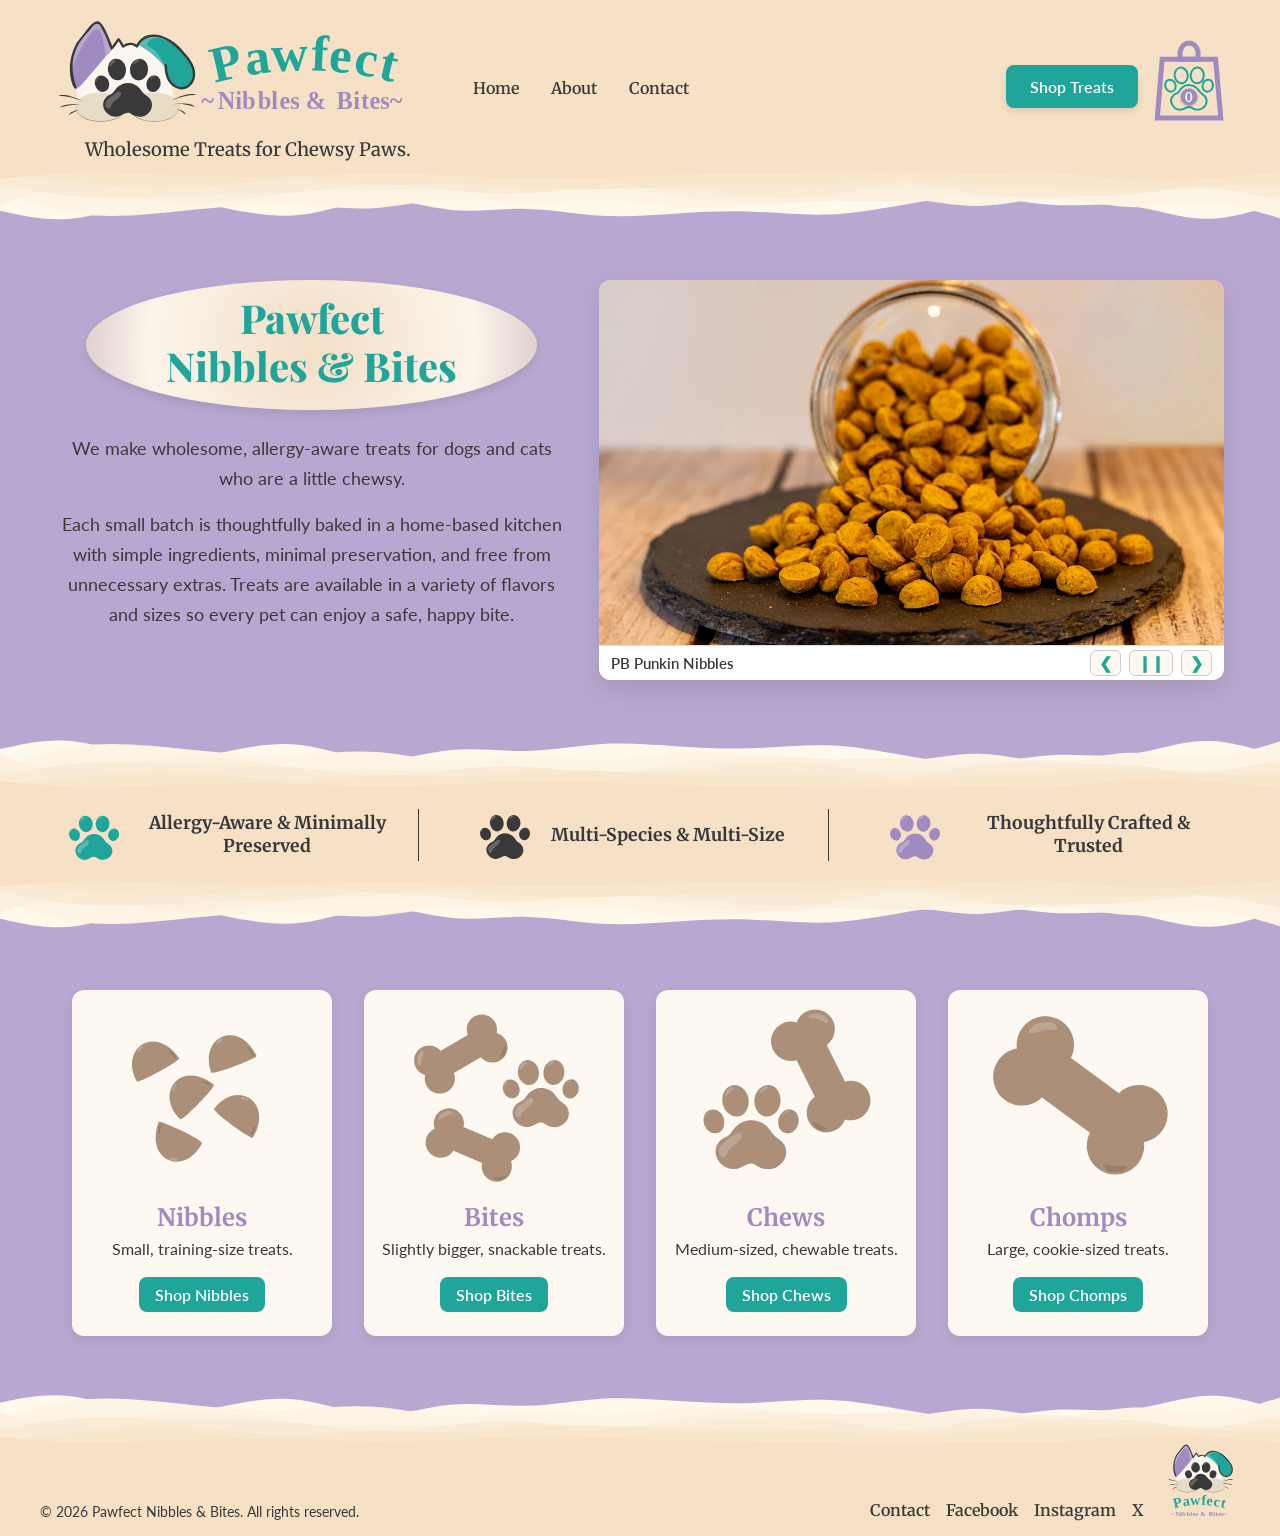
<file: index.html>
<!DOCTYPE html>
<html lang="en">
  <head>
    <!--
    Pawfect Nibbles & Bites
    Internship Project
    
    Pawfect Nibbles & Bites
    Home Page

    Author:  Meghan Wilkerson
    Date:    2025-12-29

    Filename: index.html
   -->

    <meta charset="UTF-8" />
    <meta name="viewport" content="width=device-width, initial-scale=1.0" />
    <meta
      name="keywords"
      content="Pawfect Nibbles & Bites, pet treats, dog treats, cat treats, natural, allergy-friendly, allergy-sensitive"
    />
    <title>Pawfect Nibbles & Bites - Home Page</title>
    <!-- Google Fonts -->
    <link rel="preconnect" href="https://fonts.googleapis.com">
    <link rel="preconnect" href="https://fonts.gstatic.com" crossorigin>
    <link href="https://fonts.googleapis.com/css2?family=Lato:ital,wght@0,100;0,300;0,400;0,700;0,900;1,100;1,300;1,400;1,700;1,900&family=Merriweather:ital,opsz,wght@0,18..144,300..900;1,18..144,300..900&family=Nunito:ital,wght@0,200..1000;1,200..1000&family=Playfair+Display:ital,wght@0,400..900;1,400..900&display=swap" rel="stylesheet">

    <!-- CSS Style Sheets -->
    <link href="CSS/PNB_Reset.css" rel="stylesheet" />
    <link href="CSS/PNB_Fonts.css" rel="stylesheet" />
    <link href="CSS/PNB_LayoutStyles.css" rel="stylesheet" />
    <link href="CSS/PNB_IndexStyles.css" rel="stylesheet" />
    <!-- JavScript Files -->
    <script src="JS/PNB_SideNav.JS" defer></script>
    <script src="JS/PNB_IndexSlideshow.JS" defer></script>
    <script src="JS/PNB_CartCounter.JS" defer></script>
  </head>

  <body>
    <!-- Header with slogan, mainNav, and shopping button/cart -->
    <header id="header">

      <div class="headerContent">

        <!-- Mobile Hamburger Button -->
        <span class="mobileHambBtn" onclick="openNav()">&#9776;</span>

        <!-- Logo & Slogan -->
        <div class="leftHead">
          <a href="index.html" class="logoLink">
            <img src="Graphics/Logos/LandscapeLogo2.svg"
                alt="Pawfect Nibbles & Bites"
                class="logo">
          </a>
          <div class="slogan">
            <h2>Wholesome Treats for Chewsy Paws.</h2>
          </div>
        </div>

        <!-- Mobile Cart Button -->
        <a href="PNB_Cart.html" class="mobileCartBtn cartBtn">
          <img src="Graphics/ShoppingBag.svg" alt="Shopping Cart">
          <span class="cartCount">0</span>
        </a>

        <!-- Main Navigation -->
        <nav class="mainNav">
          <ul>
            <li><a href="index.html">Home</a></li>
            <li><a href="PNB_About.html">About</a></li>
            <li><a href="PNB_Contact.html">Contact</a></li>
          </ul>
        </nav>

        <!-- Shop and Cart Buttons -->
        <div class="rightHead">
          <div class="shopWrapper">
            <a href="PNB_Shop.html" class="shopBtn">
              Shop<span class="hideWhenSmall"> Treats</span>
            </a>
          </div>

          <a href="PNB_Cart.html" class="cartBtn">
            <img src="Graphics/ShoppingBag.svg" alt="Shopping Cart">
            <span class="cartCount">0</span>
          </a>
        </div>

      </div>

      <div class="divider headerWave"></div>

    </header>

      <!-- Side Navigation for Small Screens -->
      <div id="sideNav" class="sideNav">        
        <a href="javascript:void(0)" class="closebtn" onclick="closeNav()">&times;</a>

        <div class="linkGroup">
          <a href="PNB_Cart.html" class="cartBtn">
            <img src="Graphics/ShoppingBag.svg" alt="Shopping Cart">
            <span class="cartCount">0</span>
          </a>

          <a href="index.html">Home</a>
          <a href="PNB_About.html">About</a>
          <a href="PNB_Contact.html">Contact</a>
          <a href="PNB_Shop.html" class="shopBtn">Shop Treats</a>  
        </div>      
      </div>
      
      <!-- Main Content -->
      <main id="content">
        <!-- Intro -->
          <section class="intro">   
            <div class="introLeft">
              <div class="introText">
                <h2>Pawfect <br/>Nibbles & Bites</h2>
                <p>We make wholesome, allergy-aware treats for dogs 
                  and cats who are a little chewsy.</p>
                <p>Each small batch is thoughtfully baked in a 
                  home-based kitchen with simple ingredients, 
                  minimal preservation, and free from unnecessary 
                  extras. Treats are available in a variety of flavors 
                  and sizes so every pet can enjoy a safe, happy bite.</p>
              </div>
            </div>

            <!-- Index Slideshow -->
              <div class="indexSlideshow">
                <div class="indexSlidesWrapper">

                  <figure>
                    <img src="Graphics/Treats/Nibbles_PBPunkin2.webp" class="active" alt="PB Punkin Nibbles">
                  </figure>

                  <figure>
                    <img src="Graphics/Treats/Bites_AppleOatitude.webp" alt="Apple Oatitude Bites">
                  </figure>

                  <figure>
                    <img src="Graphics/Treats/Chews_BananaNutty.webp" alt="BananaNutty Chews">
                  </figure>

                  <figure>
                    <img src="Graphics/Photos/BellaAndThor.webp" alt="Bella and Thor">
                  </figure>

                </div>

                <!-- Control Bar -->
                <div class="slideshowControls">

                  <!-- Caption -->
                  <div class="slideCaption">
                    PB Punkin Nibbles
                  </div>

                  <!-- Buttons -->
                  <div class="slideButtons">
                    <button class="prevSlide">&#10094;</button>
                    <button class="playPause">&#10073;&#10073;</button>
                    <button class="nextSlide">&#10095;</button>
                  </div>

                </div>
              </div>
          </section>  

        <!-- Pillars Banner -->
        <section class="pillars">

          <div class="divider pillarWaveTop"></div>

          <div class="pillarBannerContainer">
                        
            <article class="pillarBanner">
              <img src="Graphics/Pawprints/TealPawprint.svg" alt="Teal Paw Pawprint" class="pillarPawprint">
              <h3>Allergy-Aware & Minimally Preserved</h3>
            </article>
            
            <article class="pillarBanner">
              <img src="Graphics/Pawprints/BlackPawprint.svg" alt="Black Pawprint" class="pillarPawprint">
              <h3>Multi-Species & Multi-Size</h3>
            </article>
            
            <article class="pillarBanner">
              <img src="Graphics/Pawprints/PurplePawprint.svg" alt="Purple Pawprint" class="pillarPawprint">
              <h3>Thoughtfully Crafted & Trusted</h3>
            </article>

          </div>

          <div class="divider pillarWaveBottom"></div>
           
        </section>

        <!-- Treat Categories -->
        <section class="treatCategories">
         
          <article class="treatCard">
            <a href="PNB_Shop.html?size=nibbles">
              <img
                src="Graphics/Treats/Nibbles.svg"
                alt="Illustration of Nibbles treat size"
              />
              <div class="treatInfo">
                <h4>Nibbles</h4>
                <p>Small, training-size treats.</p>
              </div>
              <span class="shopText">Shop Nibbles</span>
            </a>
          </article>

          <article class="treatCard">
            <a href="PNB_Shop.html?size=bites">
              <img
                src="Graphics/Treats/Bites.svg"
                alt="Illustration of Bites treat size"
              />
              <div class="treatInfo">
                <h4>Bites</h4>
                <p>Slightly bigger, snackable treats.</p>
              </div>
              <span class="shopText">Shop Bites</span>
            </a>
          </article>

          <article class="treatCard">
            <a href="PNB_Shop.html?size=chews">
              <img
                src="Graphics/Treats/Chews.svg"
                alt="Illustration of Chews treat size"
              />
              <div class="treatInfo">
                <h4>Chews</h4>
                <p>Medium-sized, chewable treats.</p>
              </div>
              <span class="shopText">Shop Chews</span>
            </a>
          </article>

          <article class="treatCard">
            <a href="PNB_Shop.html?size=chomps">
              <img
                src="Graphics/Treats/Chomps.svg"
                alt="Illustration of Chomps treat size"
              />
              <div class="treatInfo">
                <h4>Chomps</h4>
                <p>Large, cookie-sized treats.</p>
              </div>
              <span class="shopText">Shop Chomps</span>
            </a>
          </article>

        </section>
    
      </main>

      <!-- Footer -->
      <footer id="footer">

        <div class="divider footerWave"></div>

        <div class="footerContent">
          <div class="footerLeft">
            <p>&copy; 2026 Pawfect Nibbles & Bites. All rights reserved.</p>
          </div>

          <div class="footerRight">
            <div class="contactLinks">
              <a href="PNB_Contact.html">Contact</a>
              <a href="#">Facebook</a>
              <a href="#">Instagram</a>
              <a href="#">X</a>
            </div>

            <a href="index.html" class="footerLogo">
              <img src="Graphics/Logos/PortraitLogo.svg" alt="Pawfect Nibbles & Bites">
            </a>
          </div>
        </div>
      </footer>

  </body>
</html>
</file>
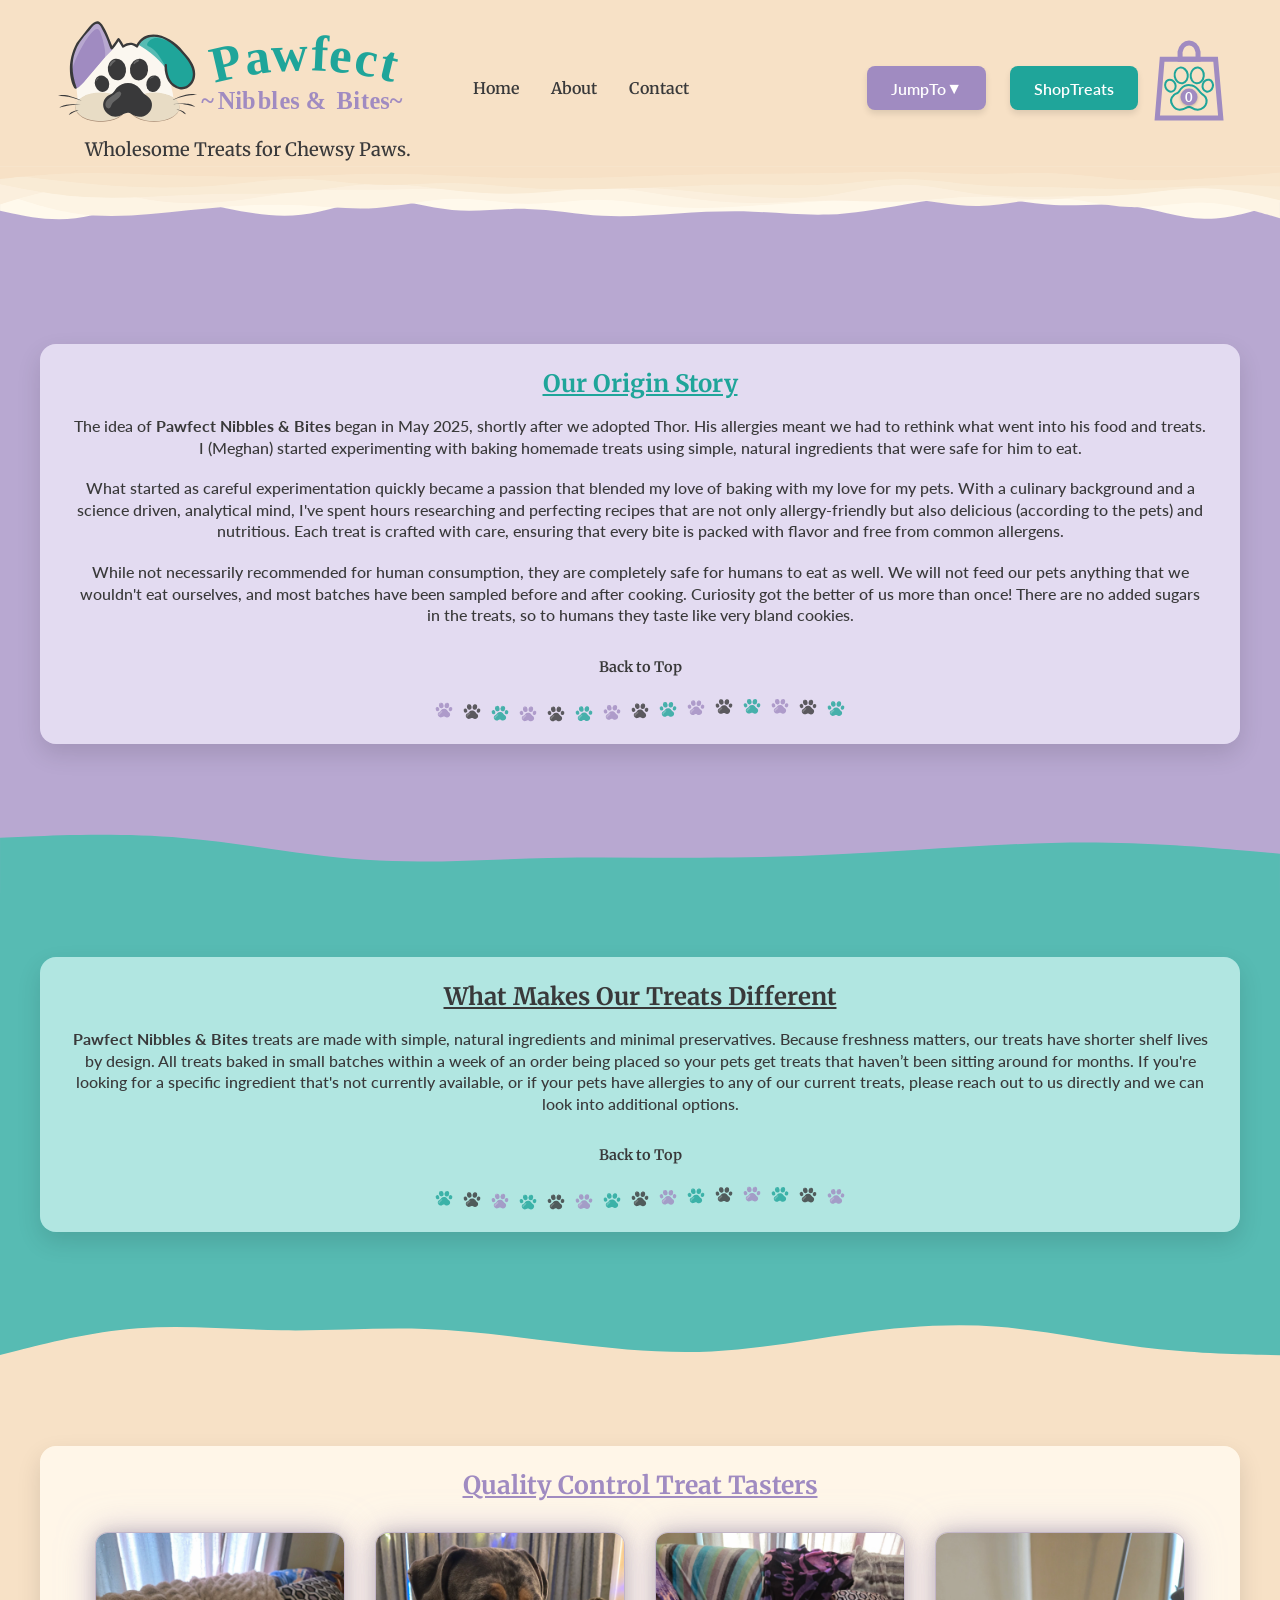
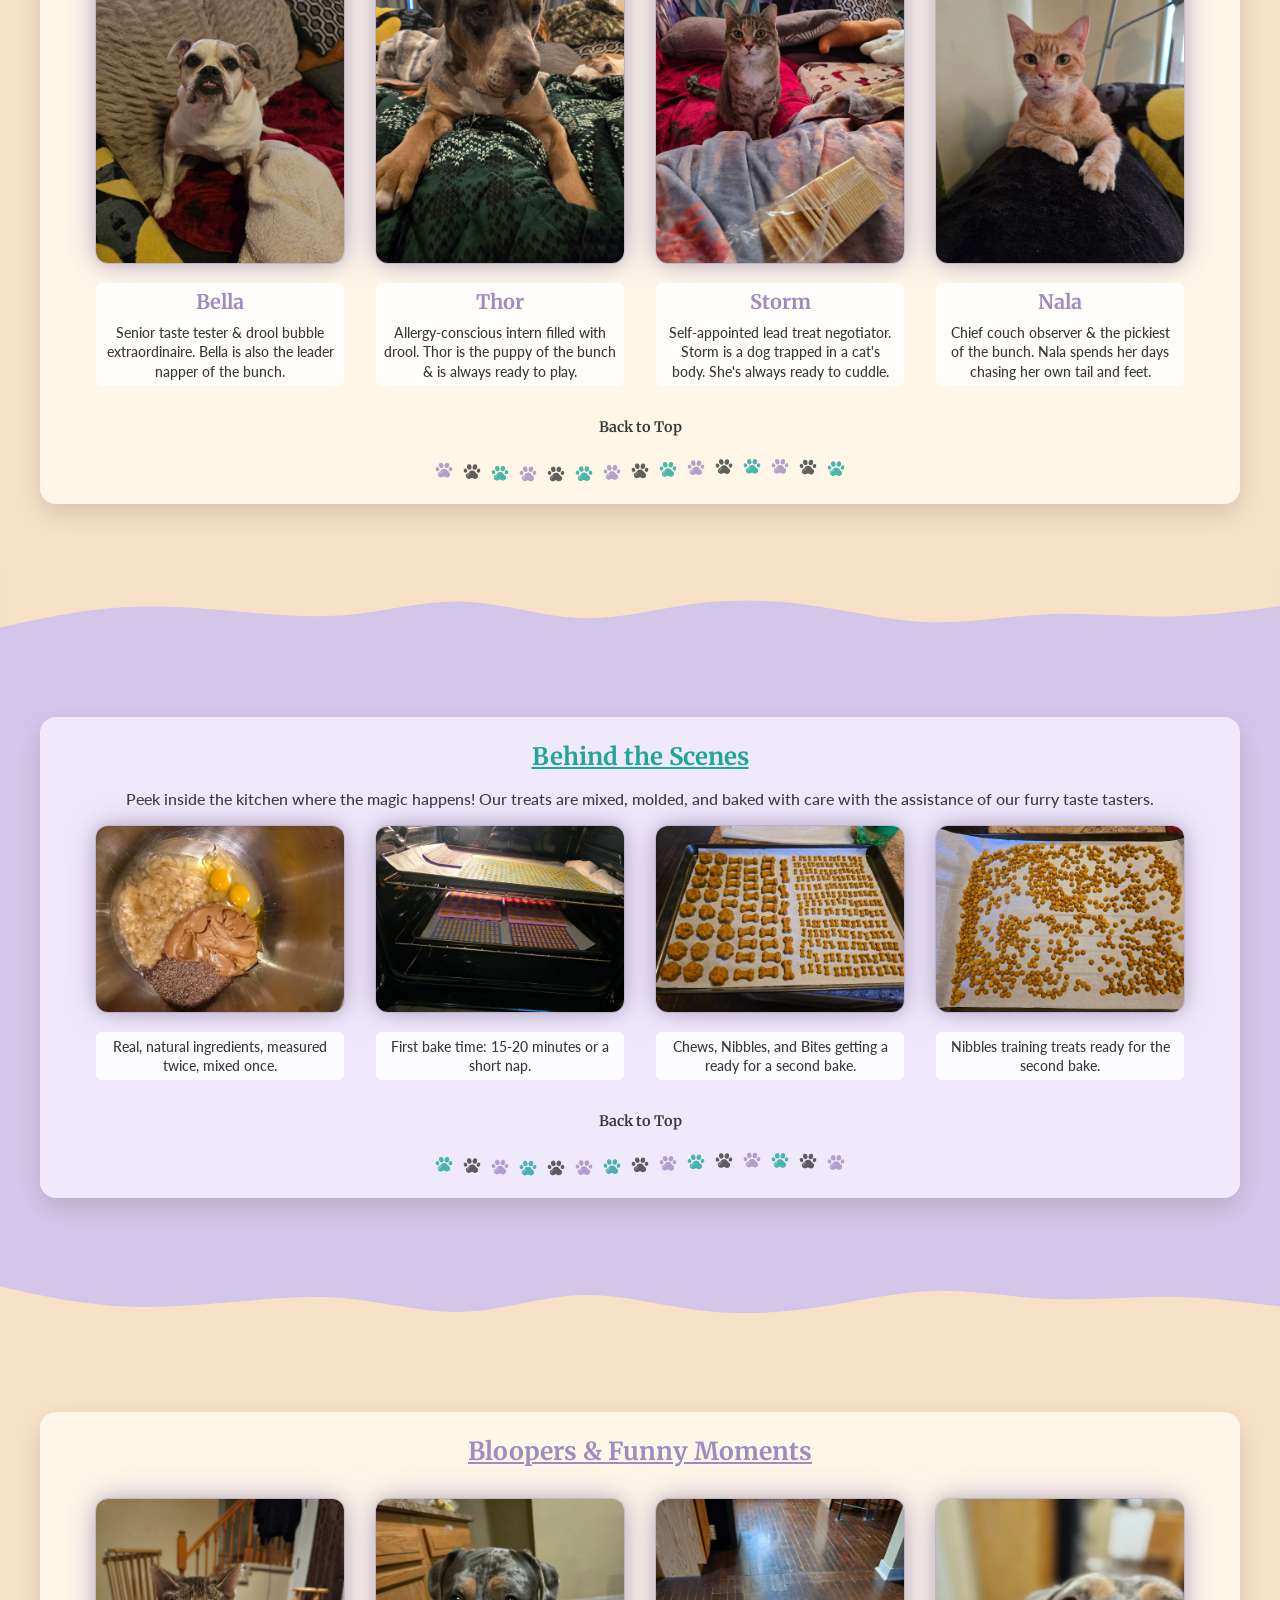
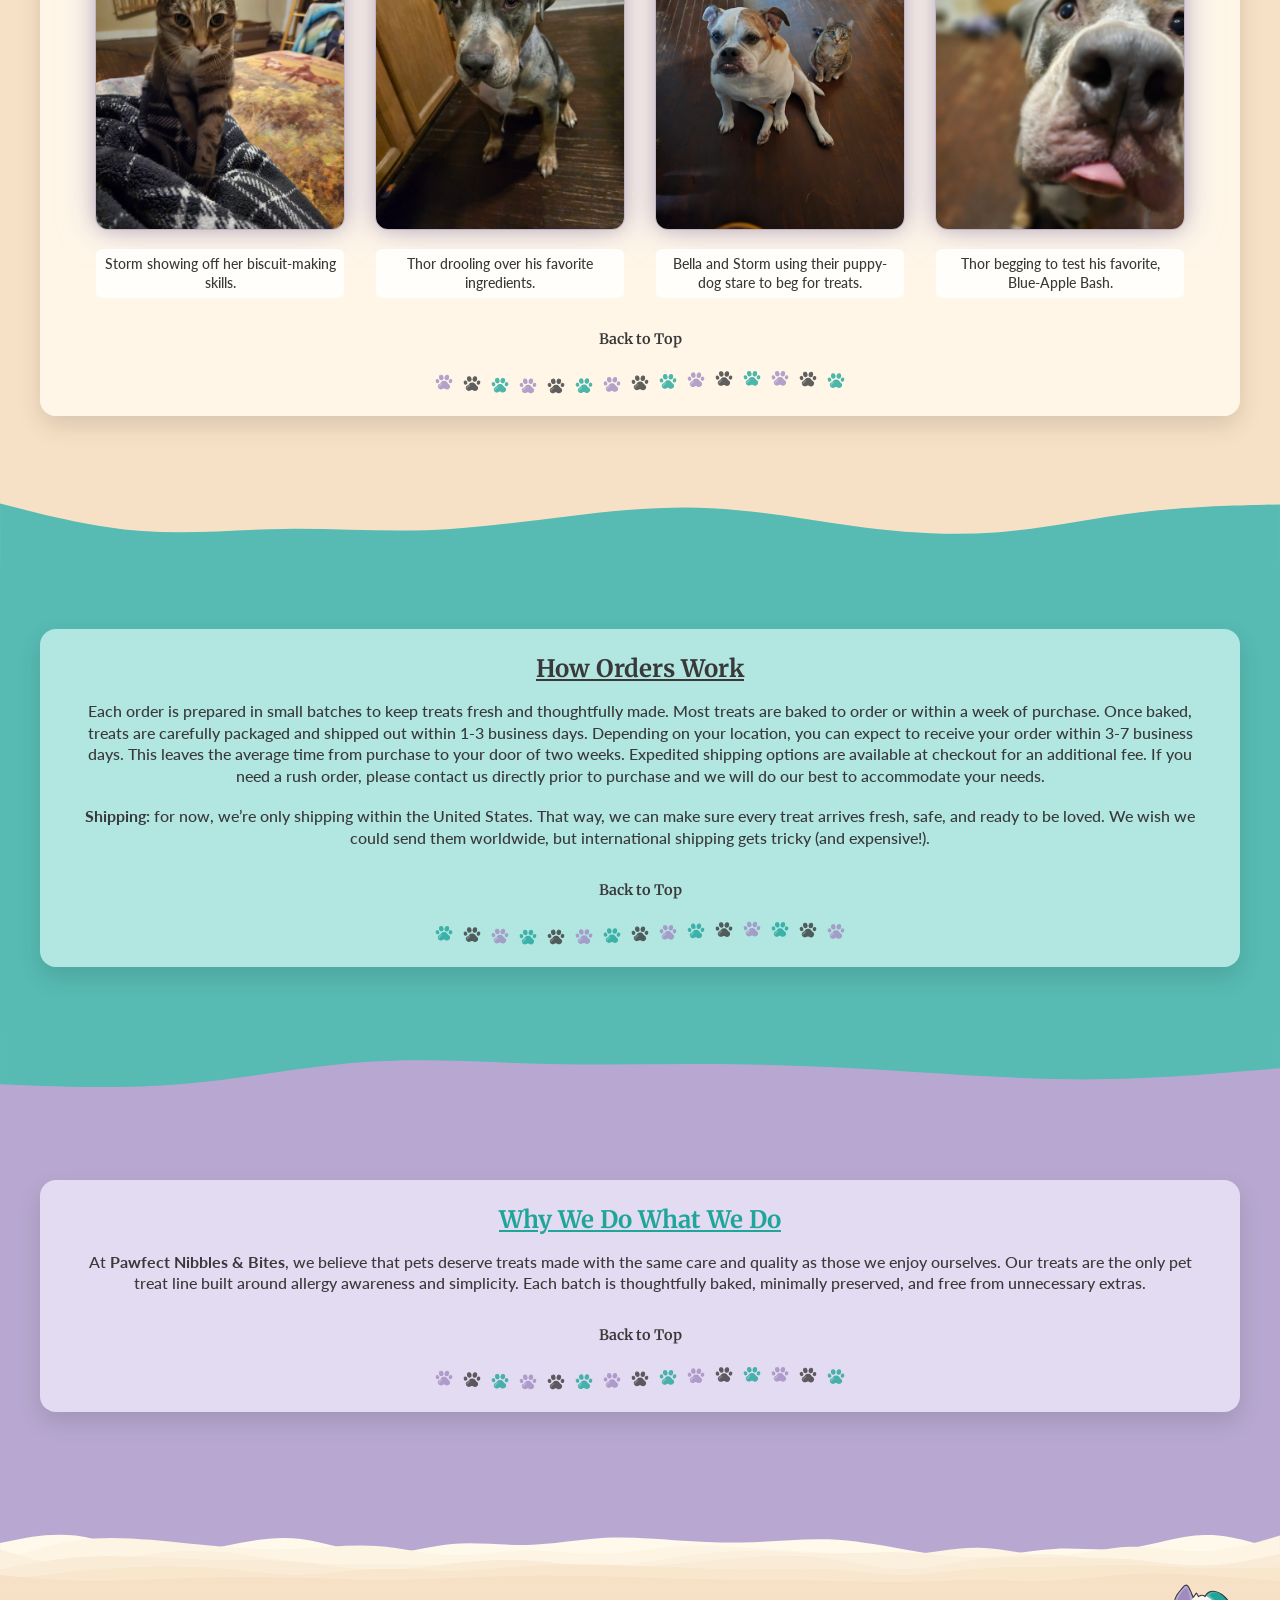
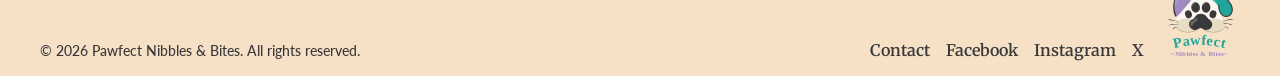
<file: PNB_About.html>
<!DOCTYPE html>
<html lang="en">
  <head>
    <!--
    Pawfect Nibbles & Bites
    Internship Project
    
    Pawfect Nibbles & Bites
    About Page

    Author:   Meghan Wilkerson
    Date:     2026-01-08

    Filename: PNB_About.html
   -->

    <meta charset="UTF-8" />
    <meta name="viewport" content="width=device-width, initial-scale=1.0" />
    <meta
      name="keywords"
      content="Pawfect Nibbles & Bites, pet treats, dog treats, cat treats, natural, allergy-friendly, allergy-sensitive"
    />
    <title>Pawfect Nibbles & Bites - Home Page</title>
    <!-- Google Fonts -->
    <link rel="preconnect" href="https://fonts.googleapis.com">
    <link rel="preconnect" href="https://fonts.gstatic.com" crossorigin>
    <link href="https://fonts.googleapis.com/css2?family=Lato:ital,wght@0,100;0,300;0,400;0,700;0,900;1,100;1,300;1,400;1,700;1,900&family=Merriweather:ital,opsz,wght@0,18..144,300..900;1,18..144,300..900&family=Nunito:ital,wght@0,200..1000;1,200..1000&family=Playfair+Display:ital,wght@0,400..900;1,400..900&display=swap" rel="stylesheet">

    <!-- CSS Style Sheets -->
    <link href="CSS/PNB_Reset.css" rel="stylesheet" />
    <link href="CSS/PNB_Fonts.css" rel="stylesheet" />
    <link href="CSS/PNB_LayoutStyles.css" rel="stylesheet" />
    <link href="CSS/PNB_AboutStyles.css" rel="stylesheet" />
    <!-- JavScript Files -->
    <script src="JS/PNB_SideNav.JS" defer></script>
    <script src="JS/PNB_Pawprints.JS" defer></script>
    <script src="JS/PNB_CartCounter.JS" defer></script>
  </head>

  <body>
    <!-- Header with slogan, mainNav, and shopping button/cart -->
    <header id="header">

      <div class="headerContent">

        <!-- Mobile Hamburger Button -->
        <span class="mobileHambBtn" onclick="openNav()">&#9776;</span>

        <!-- Logo & Slogan -->
        <div class="leftHead">
          <a href="index.html" class="logoLink">
            <img src="Graphics/Logos/LandscapeLogo2.svg"
                alt="Pawfect Nibbles & Bites"
                class="logo">
          </a>
          <div class="slogan">
            <h2>Wholesome Treats for Chewsy Paws.</h2>
          </div>
        </div>

        <!-- Mobile Cart Button -->
        <a href="PNB_Cart.html" class="mobileCartBtn cartBtn">
          <img src="Graphics/ShoppingBag.svg" alt="Shopping Cart">
          <span class="cartCount">0</span>
        </a>

        <!-- Main Navigation -->
        <nav class="mainNav">
          <ul>
            <li><a href="index.html">Home</a></li>
            <li><a href="PNB_About.html">About</a></li>
            <li><a href="PNB_Contact.html">Contact</a></li>
          </ul>
        </nav>

        <!-- Shop and Cart Buttons -->
        <div class="rightHead">

          <!-- Jump-to Section Button -->
          <div class="jumpShopWrapper">
            <div class="jumpNavWrapper">
              <button class="jumpNavBtn">
                Jump<span class="hideWhenSmall">To</span><span class="arrow">&#x25BC;</span>
              </button>
              <div class="jumpNavDropdown">
                <a href="#aboutStory">Our Origin Story</a>
                <a href="#treatPhilosophy">What Makes Our Treats Different</a>
                <a href="#treatTasters">Quality Control Treat Tasters</a>
                <a href="#behindTheScenes">Behind the Scenes</a>
                <a href="#bloopersSection">Bloopers & Funny Moments</a>
                <a href="#orderProcess">How Orders Work (Shipping)</a>
                <a href="#aboutClosing">Why We Do What We Do</a>
              </div>
            </div>

            <div class="shopWrapper">
              <a href="PNB_Shop.html" class="shopBtn">
                Shop<span class="hideWhenSmall">Treats</span>
              </a>
            </div>
          </div>

          <a href="PNB_Cart.html" class="cartBtn">
            <img src="Graphics/ShoppingBag.svg" alt="Shopping Cart">
            <span class="cartCount">0</span>
          </a>
        </div>

      </div>

      <div class="divider headerWave"></div>

    </header>

      <!-- Side Navigation for Small Screens -->
        <div id="sideNav" class="sideNav">        
          <a href="javascript:void(0)" class="closebtn" onclick="closeNav()">&times;</a>

          <div class="linkGroup">
            <!-- Cart -->
             <div class="cartWrapper">
              <a href="PNB_Cart.html" class="cartBtn">
                <img src="Graphics/ShoppingBag.svg" alt="Shopping Cart">
                <span class="cartCount">0</span>
              </a>
            </div>

            <!-- Main links -->
            <div class="navWrapper">
              <a href="index.html">Home</a>
              <a href="PNB_About.html">About</a>
              <a href="PNB_Contact.html">Contact</a>
            </div>

            <!-- Shop Button -->
            <div class="shopWrapper">
              <a href="PNB_Shop.html" class="shopBtn">Shop Treats</a>
            </div> 

            <!-- Jump To section inside the same group -->
            <div class="sideJumpGroup">
              <h3>Jump To</h3>
              <a href="#aboutStory" onclick="closeNav()">Our Origin Story</a>
              <a href="#treatPhilosophy" onclick="closeNav()">What Makes Our Treats Different</a>
              <a href="#treatTasters" onclick="closeNav()">Quality Control Treat Tasters</a>
              <a href="#behindTheScenes" onclick="closeNav()">Behind the Scenes</a>
              <a href="#bloopersSection" onclick="closeNav()">Bloopers & Funny Moments</a>
              <a href="#orderProcess" onclick="closeNav()">How Orders Work (Shipping)</a>
              <a href="#aboutClosing" onclick="closeNav()">Why We Do What We Do</a>
            </div>
          </div>
        </div>

      
    <!-- Main Content -->
    <main id="content">
      <section class="aboutStory" id="aboutStory">
        <div class="sectionContent">
          <h2>Our Origin Story</h2>
          <p>
              The idea of <span class="boldText">Pawfect Nibbles & Bites</span> began in May 2025, shortly after we adopted Thor. His allergies
              meant we had to rethink what went into his food and treats. I (Meghan) started experimenting
              with baking homemade treats using simple, natural ingredients that were safe for him to eat.
          </p>
        <br />
          <p>
              What started as careful experimentation quickly became a passion that blended
              my love of baking with my love for my pets. With a culinary background and a science driven, 
              analytical mind, I've spent hours researching and perfecting recipes that are not only 
              allergy-friendly but also delicious (according to the pets) and nutritious. Each treat 
              is crafted with care, ensuring that every bite is packed with flavor and free from common allergens.
          </p>
        <br />
          <p>
              While not necessarily recommended for human consumption, they are completely safe for humans to eat as well.
              We will not feed our pets anything that we wouldn't eat ourselves, and most batches have been sampled before 
              and after cooking. Curiosity got the better of us more than once! There are no added sugars in the treats, so
              to humans they taste like very bland cookies.
          </p>

          <div class="backToTopWrapper">
            <a href="#header" class="backToTop">Back to Top</a>
          </div>

          <div class="pawTrail">
            <img src="Graphics/Pawprints/PurplePawprint.svg" alt="Purple Pawprint" class="pawprint">
            <img src="Graphics/Pawprints/BlackPawprint.svg" alt="Black Pawprint" class="pawprint">
            <img src="Graphics/Pawprints/TealPawprint.svg" alt="Teal Paw Pawprint" class="pawprint">
          </div>
        </div>
      </section>

      <div class="divider wave1"></div>

      <section class="treatPhilosophy">
        <div class="sectionContent" id="treatPhilosophy">
          <h2>What Makes Our Treats Different</h2>
          <p>
              <span class="boldText">Pawfect Nibbles & Bites</span> treats are made with simple, natural ingredients and minimal
              preservatives. Because freshness matters, our treats have shorter shelf lives
              by design. All treats baked in small batches within a week of an
              order being placed so your pets get treats that haven’t been sitting around
              for months. If you're looking for a specific ingredient that's not currently available, 
              or if your pets have allergies to any of our current treats, please reach out to us directly
              and we can look into additional options.
          </p>

          <div class="backToTopWrapper">
            <a href="#header" class="backToTop">Back to Top</a>
          </div>

          <div class="pawTrail">
            <img src="Graphics/Pawprints/TealPawprint.svg" alt="Teal Paw Pawprint" class="pawprint">
            <img src="Graphics/Pawprints/BlackPawprint.svg" alt="Black Pawprint" class="pawprint">
            <img src="Graphics/Pawprints/PurplePawprint.svg" alt="Purple Pawprint" class="pawprint">
          </div>
        </div>
      </section>

      <div class="divider wave2"></div>

      <section class="treatTasters" id="treatTasters">
        <div class="sectionContent">
          <h2>Quality Control Treat Tasters</h2>

          <div class="tasterGrid">
              <figure class="tasterCard">
                  <img src="Graphics/Photos/Bella.webp" alt="Bella">
                      <figcaption>
                          <h3>Bella</h3><br>
                          Senior taste tester & drool bubble extraordinaire. Bella is also
                          the leader napper of the bunch.
                      </figcaption>
              </figure>

              <figure class="tasterCard">
                  <img src="Graphics/Photos/Thor.webp" alt="Thor">
                      <figcaption>
                          <h3>Thor</h3><br>
                          Allergy-conscious intern filled with drool. Thor is the puppy of
                          the bunch & is always ready to play.
                      </figcaption>
              </figure>

              <figure class="tasterCard">
                  <img src="Graphics/Photos/Storm.webp" alt="Storm">
                      <figcaption>
                          <h3>Storm</h3><br>
                          Self-appointed lead treat negotiator. Storm is a dog trapped in a 
                          cat's body. She's always ready to cuddle.
                      </figcaption>
              </figure>

              <figure class="tasterCard">
                  <img src="Graphics/Photos/Nala.webp" alt="Nala">
                      <figcaption>
                          <h3>Nala</h3><br>
                          Chief couch observer & the pickiest of the bunch. Nala spends her days
                          chasing her own tail and feet.
                      </figcaption>
              </figure>
          </div>

          <div class="backToTopWrapper">
            <a href="#header" class="backToTop">Back to Top</a>
          </div>

          <div class="pawTrail">
            <img src="Graphics/Pawprints/PurplePawprint.svg" alt="Purple Pawprint" class="pawprint">
            <img src="Graphics/Pawprints/BlackPawprint.svg" alt="Black Pawprint" class="pawprint">
            <img src="Graphics/Pawprints/TealPawprint.svg" alt="Teal Paw Pawprint" class="pawprint">
          </div>
        </div>
      </section>

      <div class="divider wave3"></div>

      <section class="behindTheScenes" id="behindTheScenes">
        <div class="sectionContent">
          <h2>Behind the Scenes</h2>
          <p class="sectionIntro">
              Peek inside the kitchen where the magic happens! Our treats are mixed, molded, and baked 
              with care with the assistance of our furry taste tasters.
          </p>
            <div class="btsGallery">
              <figure class="btsPhoto">
                  <img src="Graphics/Photos/BakingProcess1.webp" alt="Mixing the ingredients">
                  <figcaption>Real, natural ingredients, measured twice, mixed once.</figcaption>
              </figure>

              <figure class="btsPhoto">
                  <img src="Graphics/Photos/BakingProcess2.webp" alt="Treats in the oven">
                  <figcaption>First bake time: 15-20 minutes or a short nap.</figcaption>
              </figure>
              
              <figure class="btsPhoto">
                  <img src="Graphics/Photos/BakingProcess3.webp" alt="Nibbles, Bites, and Chews on a tray">
                  <figcaption>Chews, Nibbles, and Bites getting a ready for a second bake.</figcaption>
              </figure>

              <figure class="btsPhoto">
                  <img src="Graphics/Photos/BakingProcess4.webp" alt="Nibbles on a tray">
                  <figcaption>Nibbles training treats ready for the second bake.</figcaption>
              </figure>
            </div>

            <div class="backToTopWrapper">
              <a href="#header" class="backToTop">Back to Top</a>
            </div>

            <div class="pawTrail">
              <img src="Graphics/Pawprints/TealPawprint.svg" alt="Teal Paw Pawprint" class="pawprint">
              <img src="Graphics/Pawprints/BlackPawprint.svg" alt="Black Pawprint" class="pawprint">
              <img src="Graphics/Pawprints/PurplePawprint.svg" alt="Purple Pawprint" class="pawprint">
            </div>
        </div>
      </section>

      <div class="divider wave4"></div>

      <section class="bloopersSection" id="bloopersSection">
        <div class="sectionContent">
          <h2>Bloopers & Funny Moments</h2>
          <div class="bloopersGallery">
              <figure class="bloopPhoto">
                  <img src="Graphics/Photos/Blooper1.webp" alt="Storm kneading a blanket">
                  <figcaption>Storm showing off her biscuit-making skills.</figcaption>
              </figure>

              <figure class="bloopPhoto">
                  <img src="Graphics/Photos/Blooper2.webp" alt="Thor showing off a drool strand">
                  <figcaption>Thor drooling over his favorite ingredients.</figcaption>
              </figure>
              
              <figure class="bloopPhoto">
                  <img src="Graphics/Photos/Blooper3.webp" alt="Bella and Storm begging for treats">
                  <figcaption>Bella and Storm using their puppy-dog stare to beg for treats.</figcaption>
              </figure>

              <figure class="bloopPhoto">
                  <img src="Graphics/Photos/Blooper4.webp" alt="Thor begging to taste test">
                  <figcaption>Thor begging to test his favorite, Blue-Apple Bash.</figcaption>
              </figure>
          </div>

          <div class="backToTopWrapper">
            <a href="#header" class="backToTop">Back to Top</a>
          </div>

          <div class="pawTrail">
            <img src="Graphics/Pawprints/PurplePawprint.svg" alt="Purple Pawprint" class="pawprint">
            <img src="Graphics/Pawprints/BlackPawprint.svg" alt="Black Pawprint" class="pawprint">
            <img src="Graphics/Pawprints/TealPawprint.svg" alt="Teal Paw Pawprint" class="pawprint">
          </div>
        </div>
      </section>

      <div class="divider wave5"></div>

      <section class="orderProcess" id="orderProcess">
        <div class="sectionContent">
          <h2>How Orders Work</h2>
            <p>
                Each order is prepared in small batches to keep treats fresh and thoughtfully
                made. Most treats are baked to order or within a week of purchase.
                Once baked, treats are carefully packaged and shipped out within 1-3 business days.
                Depending on your location, you can expect to receive your order within
                3-7 business days. This leaves the average time from purchase to your door of two weeks. 
                Expedited shipping options are available at checkout for an additional fee. If you need a
                rush order, please contact us directly prior to purchase and we will do our best to accommodate 
                your needs.
            </p>
            <br />
            <p>
                <span class="boldText">Shipping:</span> for now, we’re only shipping within the United States. 
                That way, we can make sure every treat arrives fresh, safe, and ready to be loved. 
                We wish we could send them worldwide, but international shipping gets tricky (and expensive!).
             </p>
             
            <div class="backToTopWrapper">
              <a href="#header" class="backToTop">Back to Top</a>
            </div>

            <div class="pawTrail">
              <img src="Graphics/Pawprints/TealPawprint.svg" alt="Teal Paw Pawprint" class="pawprint">
              <img src="Graphics/Pawprints/BlackPawprint.svg" alt="Black Pawprint" class="pawprint">
              <img src="Graphics/Pawprints/PurplePawprint.svg" alt="Purple Pawprint" class="pawprint">
            </div>
        </div> 
      </section>

      <div class="divider wave6"></div>

      <section class="aboutClosing" id="aboutClosing">
        <div class="sectionContent">
          <h2>Why We Do What We Do</h2>
            <p>
                At <span class="boldText">Pawfect Nibbles & Bites</span>, we believe that pets deserve treats made with the same care and quality as those we enjoy 
                ourselves. Our treats are the only pet treat line built around allergy awareness and simplicity. Each batch is 
                thoughtfully baked, minimally preserved, and free from unnecessary extras.
            </p>

            <div class="backToTopWrapper">
              <a href="#header" class="backToTop">Back to Top</a>
            </div>

            <div class="pawTrail">
              <img src="Graphics/Pawprints/PurplePawprint.svg" alt="Purple Pawprint" class="pawprint">
              <img src="Graphics/Pawprints/BlackPawprint.svg" alt="Black Pawprint" class="pawprint">
              <img src="Graphics/Pawprints/TealPawprint.svg" alt="Teal Paw Pawprint" class="pawprint">
            </div>
        </div>
      </section>

    </main>

      <!-- Footer -->
      <footer id="footer">

        <div class="divider footerWave"></div>

        <div class="footerContent">
          <div class="footerLeft">
            <p>&copy; 2026 Pawfect Nibbles & Bites. All rights reserved.</p>
          </div>

          <div class="footerRight">
            <div class="contactLinks">
              <a href="PNB_Contact.html">Contact</a>
              <a href="#">Facebook</a>
              <a href="#">Instagram</a>
              <a href="#">X</a>
            </div>

            <a href="index.html" class="footerLogo">
              <img src="Graphics/Logos/PortraitLogo.svg" alt="Pawfect Nibbles & Bites">
            </a>
          </div>
        </div>
      </footer>

  </body>
</html>
</file>
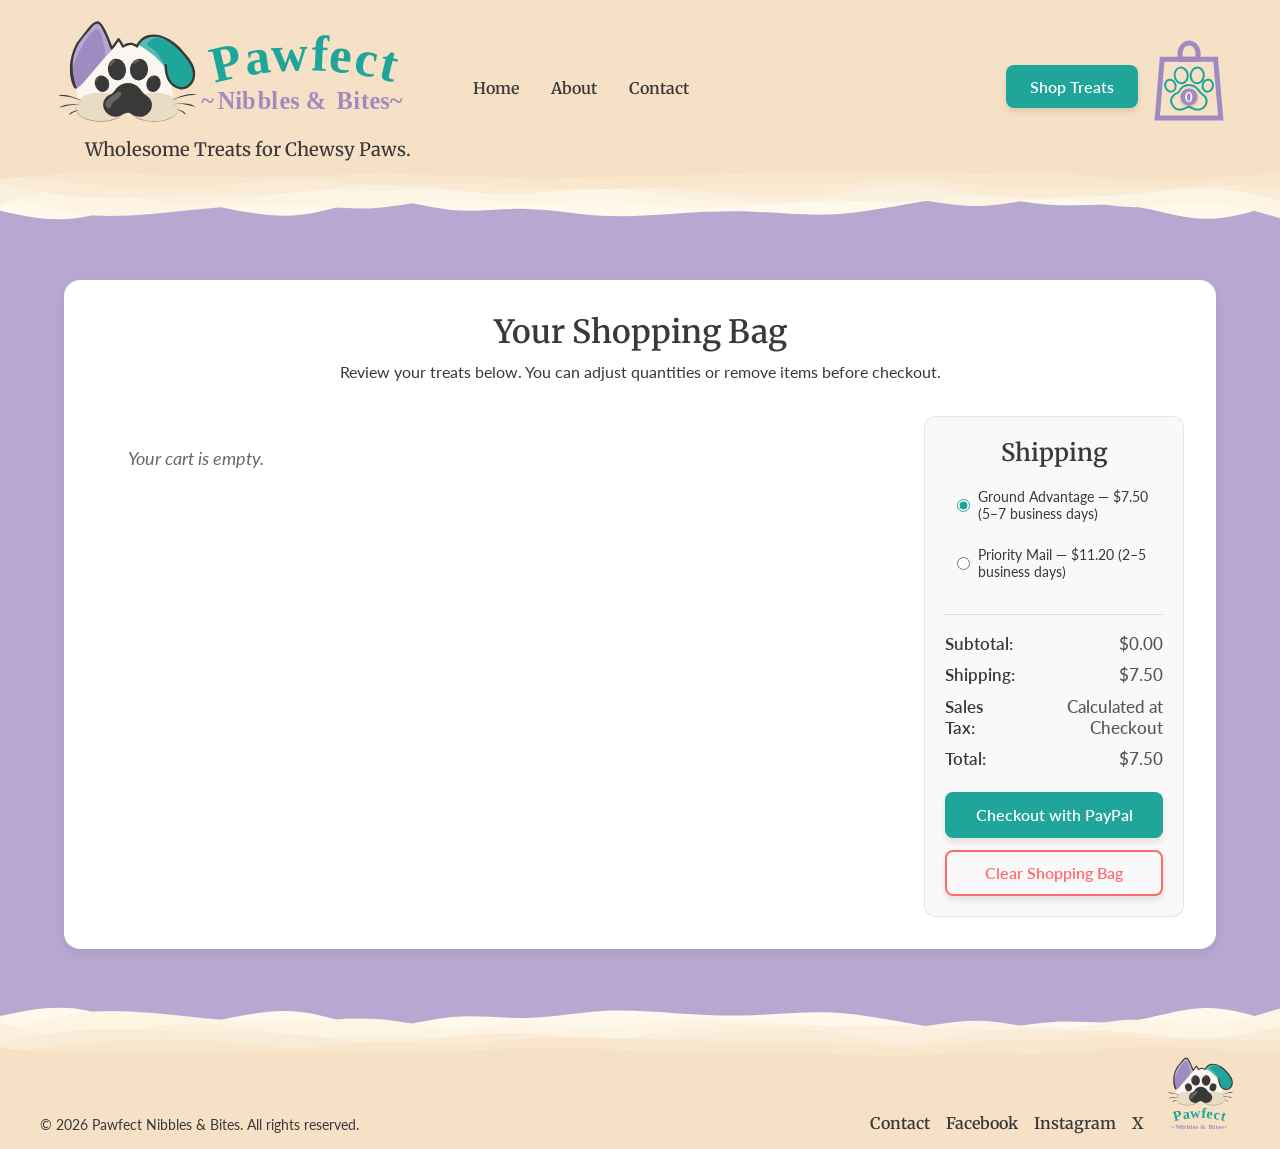
<file: PNB_Cart.html>
<!DOCTYPE html>
<html lang="en">
  <head>
    <!--
    Pawfect Nibbles & Bites
    Internship Project
    
    Pawfect Nibbles & Bites
    Cart Page

    Author:  Meghan Wilkerson
    Date:    2026-03-28

    Filename: PNB_Cart.html
   -->

    <meta charset="UTF-8" />
    <meta name="viewport" content="width=device-width, initial-scale=1.0" />
    <meta
      name="keywords"
      content="Pawfect Nibbles & Bites, pet treats, dog treats, cat treats, natural, allergy-friendly, allergy-sensitive"
    />
    <title>Pawfect Nibbles & Bites - Cart Page</title>
    <!-- Google Fonts -->
    <link rel="preconnect" href="https://fonts.googleapis.com">
    <link rel="preconnect" href="https://fonts.gstatic.com" crossorigin>
    <link href="https://fonts.googleapis.com/css2?family=Lato:ital,wght@0,100;0,300;0,400;0,700;0,900;1,100;1,300;1,400;1,700;1,900&family=Merriweather:ital,opsz,wght@0,18..144,300..900;1,18..144,300..900&family=Nunito:ital,wght@0,200..1000;1,200..1000&family=Playfair+Display:ital,wght@0,400..900;1,400..900&display=swap" rel="stylesheet">

    <!-- CSS Style Sheets -->
    <link href="CSS/PNB_Reset.css" rel="stylesheet" />
    <link href="CSS/PNB_Fonts.css" rel="stylesheet" />
    <link href="CSS/PNB_LayoutStyles.css" rel="stylesheet" />
    <link href="CSS/PNB_CartStyles.css" rel="stylesheet" />
    
    <!-- JavScript Files -->
    <script src="JS/PNB_SideNav.JS" defer></script>
    <script src="JS/PNB_TreatData.JS" defer></script>
    <script src="JS/PNB_CartCounter.JS" defer></script>  
    <script src="JS/PNB_Cart.JS" defer></script>      
  </head>

  <body class="cartPage">
    <!-- Header with slogan, mainNav, and shopping button/cart -->
    <header id="header">

      <div class="headerContent">

        <!-- Mobile Hamburger Button -->
        <span class="mobileHambBtn" onclick="openNav()">&#9776;</span>

        <!-- Logo & Slogan -->
        <div class="leftHead">
          <a href="index.html" class="logoLink">
            <img src="Graphics/Logos/LandscapeLogo2.svg"
                alt="Pawfect Nibbles & Bites"
                class="logo">
          </a>
          <div class="slogan">
            <h2>Wholesome Treats for Chewsy Paws.</h2>
          </div>
        </div>

        <!-- Mobile Cart Button -->
        <a href="PNB_Cart.html" class="mobileCartBtn cartBtn">
          <img src="Graphics/ShoppingBag.svg" alt="Shopping Cart">
          <span class="cartCount">0</span>
        </a>

        <!-- Main Navigation -->
        <nav class="mainNav">
          <ul>
            <li><a href="index.html">Home</a></li>
            <li><a href="PNB_About.html">About</a></li>
            <li><a href="PNB_Contact.html">Contact</a></li>
          </ul>
        </nav>

        <!-- Shop and Cart Buttons -->
        <div class="rightHead">
          <div class="shopWrapper">
            <a href="PNB_Shop.html" class="shopBtn">
              Shop<span class="hideWhenSmall"> Treats</span>
            </a>
          </div>

          <a href="PNB_Cart.html" class="cartBtn">
            <img src="Graphics/ShoppingBag.svg" alt="Shopping Cart">
            <span class="cartCount">0</span>
          </a>
        </div>

      </div>

      <div class="divider headerWave"></div>

    </header>

    <!-- Side Navigation for Small Screens -->
      <div id="sideNav" class="sideNav">        
        <a href="javascript:void(0)" class="closebtn" onclick="closeNav()">&times;</a>

        <div class="linkGroup">

          <!-- Cart -->
          <div class="cartWrapper">
            <a href="PNB_Cart.html" class="cartBtn">
              <img src="Graphics/ShoppingBag.svg" alt="Shopping Cart">
              <span class="cartCount">0</span>
            </a>
          </div>

          <!-- Main links -->
          <div class="navWrapper">
            <a href="index.html">Home</a>
            <a href="PNB_About.html">About</a>
            <a href="PNB_Contact.html">Contact</a>
          </div>

          <!-- Shop Button -->
          <div class="shopWrapper">
            <a href="PNB_Shop.html" class="shopBtn">Shop Treats</a>
          </div> 

        </div>
      </div>


     
  <!-- Main Content -->      
    <main id="cartContent">

        <div class="cartIntro">
            <h2>Your Shopping Bag</h2> 
            <p>Review your treats below. You can adjust 
                quantities or remove items before checkout.</p>
        </div>

        <!-- Two-column layout wrapper -->
        <div class="cartLayout">

            <!-- Cart Items Container -->
            <div id="cartItemsContainer">
                <!-- JS will populate this section -->
            </div>

            <!-- Checkout Summary -->
            <div class="checkoutSummary">

                <!-- Shipping Options Section -->
                <div class="shippingSection">
                    <h3>Shipping</h3>

                    <label class="shippingOption">
                        <input type="radio" name="shipping" value="ground" checked>
                        Ground Advantage — $7.50 (5–7 business days)
                    </label>

                    <label class="shippingOption">
                        <input type="radio" name="shipping" value="priority">
                        Priority Mail — $11.20 (2–5 business days)
                    </label>
                </div>

                <!-- Cart Total Section -->
                <div class="cartTotalSection">

                    <div class="totalRow">
                        <span class="label">Subtotal:</span>
                        <span class="value" id="cartSubtotal">$0.00</span>
                    </div>

                    <div class="totalRow">
                        <span class="label">Shipping:</span>
                        <span class="value" id="cartShipping">$0.00</span>
                    </div>

                    <div class="totalRow">
                      <span class="label">Sales Tax:</span>
                      <span class="value">Calculated at Checkout</span>
                    </div>

                    <div class="totalRow">
                        <span class="label">Total:</span>
                        <span class="value" id="cartTotal">$0.00</span>
                    </div>

                </div>

                <!-- Checkout Buttons -->
                <div class="cartActionsWrapper">

                    <div class="checkoutBtnWrapper">
                        <button id="checkoutBtn" class="checkoutBtn">
                            Checkout with PayPal
                        </button>
                        <div id="paypal-button-container" style="display:none; margin-top: 15px;"></div>
                    </div>

                    <button id="clearCartBtn" class="clearCartBtn">
                        Clear Shopping Bag
                    </button>

                </div>

            </div>

        </div>

    </main>

    <!-- Footer -->
        <footer id="footer">

        <div class="divider footerWave"></div>

        <div class="footerContent">
            <div class="footerLeft">
            <p>&copy; 2026 Pawfect Nibbles & Bites. All rights reserved.</p>
            </div>

            <div class="footerRight">
            <div class="contactLinks">
                <a href="PNB_Contact.html">Contact</a>
                <a href="#">Facebook</a>
                <a href="#">Instagram</a>
                <a href="#">X</a>
            </div>

            <a href="index.html" class="footerLogo">
                <img src="Graphics/Logos/PortraitLogo.svg" alt="Pawfect Nibbles & Bites">
            </a>
            </div>
        </div>
        </footer>

        <!-- PayPal SDK -->
        <script src="https://www.paypal.com/sdk/js?client-id=AQT96tDNbXcsFdaU5m3avffSvbEmMrWbJwji_BuMYXiJkZSD3w6JtJgjCVoV95uAFc1ALYD2rjb4QKAL&currency=USD"></script>

  </body>
</html>
</file>
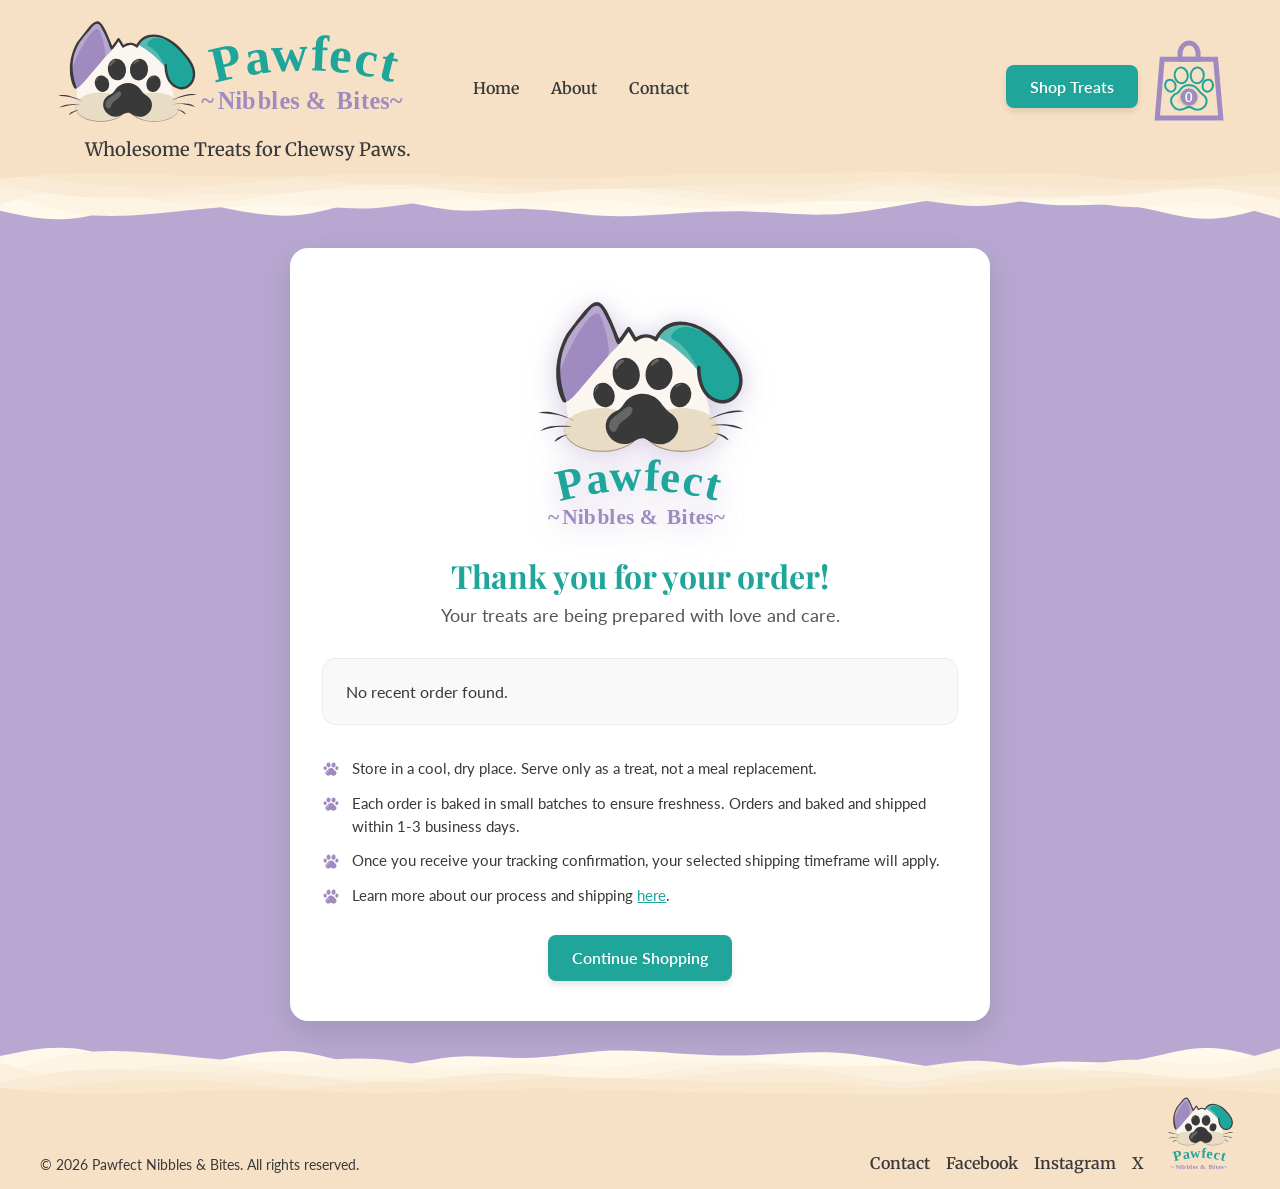
<file: PNB_Confirmation.html>
<!DOCTYPE html>
<html lang="en">
  <head>
    <!--
    Pawfect Nibbles & Bites
    Internship Project
    
    Pawfect Nibbles & Bites
    Confirmation Page

    Author:  Meghan Wilkerson
    Date:    2026-04-19 
   -->

    <meta charset="UTF-8" />
    <meta name="viewport" content="width=device-width, initial-scale=1.0" />
    
    <meta name="keywords"
      content="Pawfect Nibbles & Bites, pet treats, dog treats, cat treats, natural, allergy-friendly, allergy-sensitive"
    />

    <title>Pawfect Nibbles & Bites - Confirmation Page</title>

    <!-- Google Fonts -->
    <link rel="preconnect" href="https://fonts.googleapis.com">
    <link rel="preconnect" href="https://fonts.gstatic.com" crossorigin>
    <link href="https://fonts.googleapis.com/css2?family=Lato&family=Merriweather&family=Nunito&family=Playfair+Display&display=swap" rel="stylesheet">

    <!-- CSS -->
    <link href="CSS/PNB_Reset.css" rel="stylesheet" />
    <link href="CSS/PNB_Fonts.css" rel="stylesheet" />
    <link href="CSS/PNB_LayoutStyles.css" rel="stylesheet" />
    <link href="CSS/PNB_ConfirmationStyles.css" rel="stylesheet" />

    <!-- JS -->
    <script src="JS/PNB_SideNav.JS" defer></script>
    <script src="JS/PNB_CartCounter.JS" defer></script>  
    <script src="JS/PNB_TreatData.JS" defer></script>
    <script src="JS/PNB_Confirmation.JS" defer></script>     
  </head>

  <body>

    <!-- Header with slogan, mainNav, and shopping button/cart -->
    <header id="header">

      <div class="headerContent">

        <!-- Mobile Hamburger Button -->
        <span class="mobileHambBtn" onclick="openNav()">&#9776;</span>

        <!-- Logo & Slogan -->
        <div class="leftHead">
          <a href="index.html" class="logoLink">
            <img src="Graphics/Logos/LandscapeLogo2.svg"
                alt="Pawfect Nibbles & Bites"
                class="logo">
          </a>
          <div class="slogan">
            <h2>Wholesome Treats for Chewsy Paws.</h2>
          </div>
        </div>

        <!-- Mobile Cart Button -->
        <a href="PNB_Cart.html" class="mobileCartBtn cartBtn">
          <img src="Graphics/ShoppingBag.svg" alt="Shopping Cart">
          <span class="cartCount">0</span>
        </a>

        <!-- Main Navigation -->
        <nav class="mainNav">
          <ul>
            <li><a href="index.html">Home</a></li>
            <li><a href="PNB_About.html">About</a></li>
            <li><a href="PNB_Contact.html">Contact</a></li>
          </ul>
        </nav>

        <!-- Shop and Cart Buttons -->
        <div class="rightHead">
          <div class="shopWrapper">
            <a href="PNB_Shop.html" class="shopBtn">
              Shop<span class="hideWhenSmall"> Treats</span>
            </a>
          </div>

          <a href="PNB_Cart.html" class="cartBtn">
            <img src="Graphics/ShoppingBag.svg" alt="Shopping Cart">
            <span class="cartCount">0</span>
          </a>
        </div>

      </div>

      <div class="divider headerWave"></div>

    </header>

    <!-- Side Navigation for Small Screens -->
      <div id="sideNav" class="sideNav">        
        <a href="javascript:void(0)" class="closebtn" onclick="closeNav()">&times;</a>

        <div class="linkGroup">

          <!-- Cart -->
          <div class="cartWrapper">
            <a href="PNB_Cart.html" class="cartBtn">
              <img src="Graphics/ShoppingBag.svg" alt="Shopping Cart">
              <span class="cartCount">0</span>
            </a>
          </div>

          <!-- Main links -->
          <div class="navWrapper">
            <a href="index.html">Home</a>
            <a href="PNB_About.html">About</a>
            <a href="PNB_Contact.html">Contact</a>
          </div>

          <!-- Shop Button -->
          <div class="shopWrapper">
            <a href="PNB_Shop.html" class="shopBtn">Shop Treats</a>
          </div> 

        </div>
      </div>
      

     
  <!-- Main Content -->      
    <main>

      <section class="confirmWrapper">

        <div class="confirmIcon">
            <img src="Graphics/Logos/PortraitLogo.svg" alt="Pawfect Nibbles & Bites Logo">
        </div>

        <h1>Thank you for your order!</h1>

        <p class="confirmMessage">
          Your treats are being prepared with love and care.
        </p>

        <!-- JS will populate this section -->

        <div class="orderCard">
          <p>Loading your order details...</p>
        </div>

        <div class="treatNotes">
            <ul class="pawBulletList">
                <li>
                    <img src="Graphics/Pawprints/PurplePawprint.svg" class="pawIcon" alt="">
                    <span>Store in a cool, dry place. Serve only as a treat, not a meal replacement.</span>
                </li>

                <li>
                    <img src="Graphics/Pawprints/PurplePawprint.svg" class="pawIcon" alt="">
                    <span>Each order is baked in small batches to ensure freshness. Orders and baked and shipped within 1-3 business days.</span>
                </li>
              
                <li>
                    <img src="Graphics/Pawprints/PurplePawprint.svg" class="pawIcon" alt="">
                    <span>Once you receive your tracking confirmation, your selected shipping timeframe will apply.</span>
                </li>

                <li>
                    <img src="Graphics/Pawprints/PurplePawprint.svg" class="pawIcon" alt="">
                    <span>Learn more about our process and shipping <a href="PNB_About.html#orderProcess">here</a>.</span>
                </li>
            </ul>
        </div>

        <a href="PNB_Shop.html" class="continueBtn">
          Continue Shopping
        </a>

      </section>

    </main>

    <!-- Footer -->
    <footer id="footer">

      <div class="divider footerWave"></div>

      <div class="footerContent">

        <div class="footerLeft">
          <p>&copy; 2026 Pawfect Nibbles & Bites. All rights reserved.</p>
        </div>

        <div class="footerRight">
          <div class="contactLinks">
            <a href="PNB_Contact.html">Contact</a>
            <a href="#">Facebook</a>
            <a href="#">Instagram</a>
            <a href="#">X</a>
          </div>

          <a href="index.html" class="footerLogo">
            <img src="Graphics/Logos/PortraitLogo.svg" alt="Logo">
          </a>
        </div>

      </div>

    </footer>

  </body>
</html>
</file>
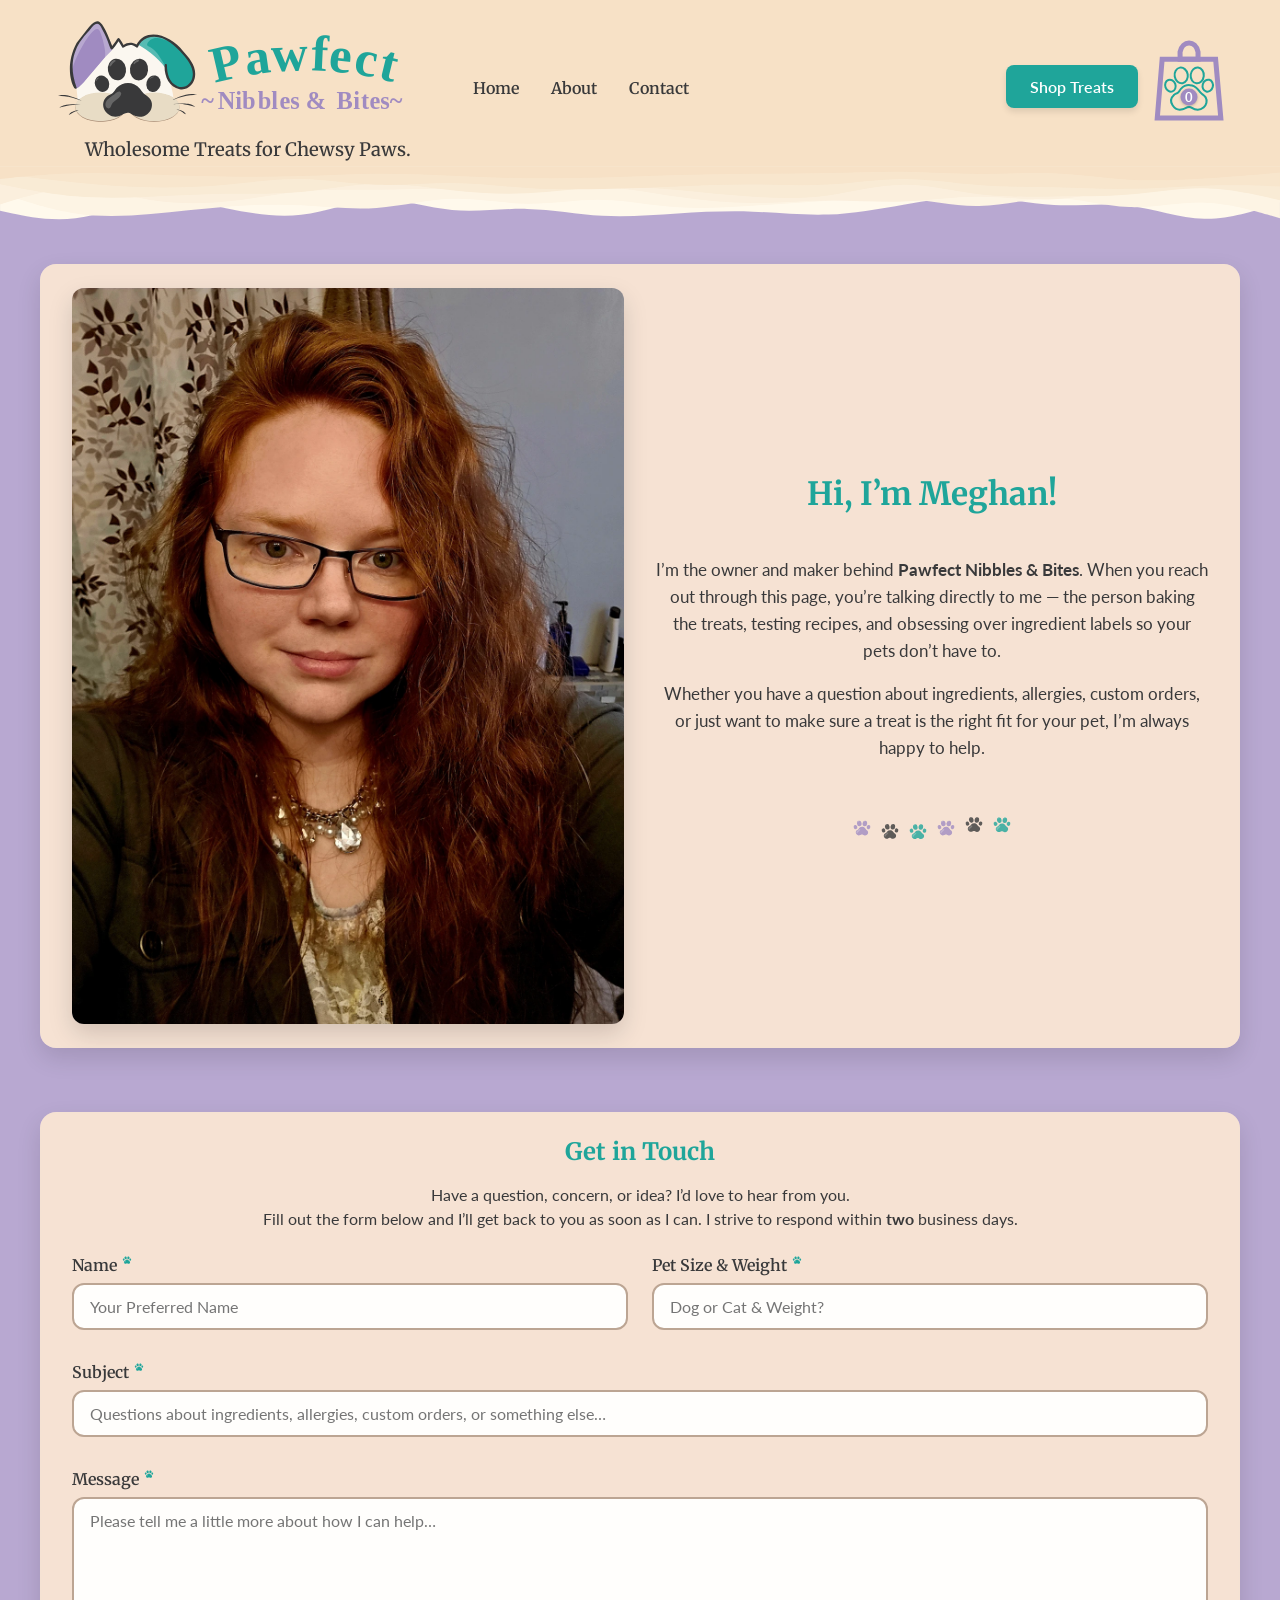
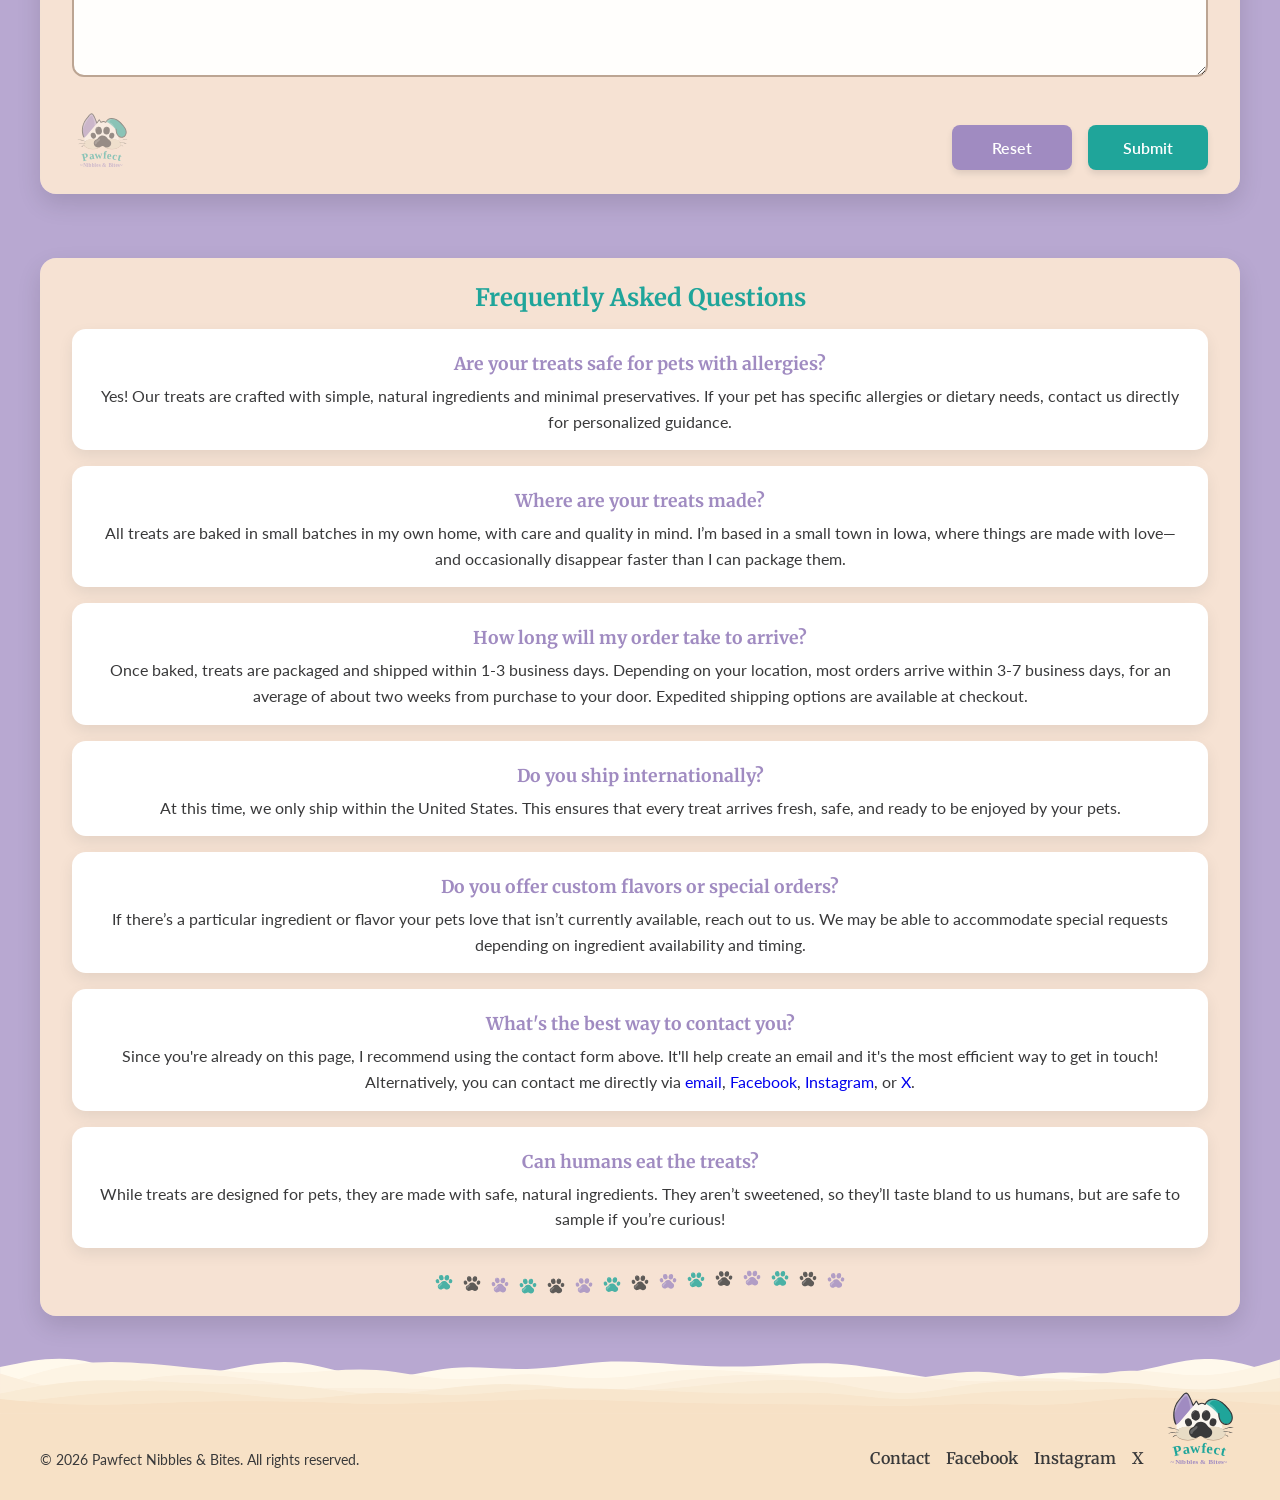
<file: PNB_Contact.html>
<!DOCTYPE html>
<html lang="en">
  <head>
    <!--
    Pawfect Nibbles & Bites
    Internship Project
    
    Pawfect Nibbles & Bites
    Contact Page

    Author:  Meghan Wilkerson
    Date:    2026-01-16

    Filename: PNB_Contact.html
   -->

    <meta charset="UTF-8" />
    <meta name="viewport" content="width=device-width, initial-scale=1.0" />
    <meta
      name="keywords"
      content="Pawfect Nibbles & Bites, pet treats, dog treats, cat treats, natural, allergy-friendly, allergy-sensitive"
    />
    <title>Pawfect Nibbles & Bites - Home Page</title>
    <!-- Google Fonts -->
    <link rel="preconnect" href="https://fonts.googleapis.com">
    <link rel="preconnect" href="https://fonts.gstatic.com" crossorigin>
    <link href="https://fonts.googleapis.com/css2?family=Lato:ital,wght@0,100;0,300;0,400;0,700;0,900;1,100;1,300;1,400;1,700;1,900&family=Merriweather:ital,opsz,wght@0,18..144,300..900;1,18..144,300..900&family=Nunito:ital,wght@0,200..1000;1,200..1000&family=Playfair+Display:ital,wght@0,400..900;1,400..900&display=swap" rel="stylesheet">

    <!-- CSS Style Sheets -->
    <link href="CSS/PNB_Reset.css" rel="stylesheet" />
    <link href="CSS/PNB_Fonts.css" rel="stylesheet" />
    <link href="CSS/PNB_LayoutStyles.css" rel="stylesheet" />
    <link href="CSS/PNB_ContactStyles.css" rel="stylesheet" />
    <!-- JavScript Files -->
    <script src="JS/PNB_SideNav.JS" defer></script>
    <script src="JS/PNB_Pawprints.JS" defer></script>
    <script src="JS/PNB_ContactPage.JS" defer></script>
    <script src="JS/PNB_CartCounter.JS" defer></script>
  </head>

  <body>
    <!-- Header with slogan, mainNav, and shopping button/cart -->
    <header id="header">

      <div class="headerContent">

        <!-- Mobile Hamburger Button -->
        <span class="mobileHambBtn" onclick="openNav()">&#9776;</span>

        <!-- Logo & Slogan -->
        <div class="leftHead">
          <a href="index.html" class="logoLink">
            <img src="Graphics/Logos/LandscapeLogo2.svg"
                alt="Pawfect Nibbles & Bites"
                class="logo">
          </a>
          <div class="slogan">
            <h2>Wholesome Treats for Chewsy Paws.</h2>
          </div>
        </div>

        <!-- Mobile Cart Button -->
        <a href="PNB_Cart.html" class="mobileCartBtn cartBtn">
          <img src="Graphics/ShoppingBag.svg" alt="Shopping Cart">
          <span class="cartCount">0</span>
        </a>

        <!-- Main Navigation -->
        <nav class="mainNav">
          <ul>
            <li><a href="index.html">Home</a></li>
            <li><a href="PNB_About.html">About</a></li>
            <li><a href="PNB_Contact.html">Contact</a></li>
          </ul>
        </nav>

        <!-- Shop and Cart Buttons -->
        <div class="rightHead">
          <div class="shopWrapper">
            <a href="PNB_Shop.html" class="shopBtn">
              Shop<span class="hideWhenSmall"> Treats</span>
            </a>
          </div>

          <a href="PNB_Cart.html" class="cartBtn">
            <img src="Graphics/ShoppingBag.svg" alt="Shopping Cart">
            <span class="cartCount">0</span>
          </a>
        </div>

      </div>

      <div class="divider headerWave"></div>

    </header>

      <!-- Side Navigation for Small Screens -->
      <div id="sideNav" class="sideNav">        
        <a href="javascript:void(0)" class="closebtn" onclick="closeNav()">&times;</a>

        <div class="linkGroup">
          <a href="PNB_Cart.html" class="cartBtn">
            <img src="Graphics/ShoppingBag.svg" alt="Shopping Cart">
            <span class="cartCount">0</span>
          </a>

          <a href="index.html">Home</a>
          <a href="PNB_About.html">About</a>
          <a href="PNB_Contact.html">Contact</a>
          <a href="PNB_Shop.html" class="shopBtn">Shop Treats</a>  
        </div>      
      </div>
      
      <!-- Main Content -->
      <main id="content">
        
        <!-- Contact Intro -->
        <section class="contactIntro">
          <div class="sectionContent">
            <div class="contactIntroContent">

              <div class="contactImage">
                <img src="Graphics/Photos/Meghan.webp" alt="The owner - Meghan">
              </div>

              <div class="rightColumn">
                <div class="contactText">
                  <h2>Hi, I’m Meghan!</h2>
                  <br/>
                  <p>
                    I’m the owner and maker behind <span class="boldText">Pawfect Nibbles & Bites</span>.
                    When you reach out through this page, you’re talking directly to me —
                    the person baking the treats, testing recipes, and obsessing over ingredient labels so your pets don’t have to.
                  </p>
                  <p>
                    Whether you have a question about ingredients, allergies, custom orders,
                    or just want to make sure a treat is the right fit for your pet, I’m
                    always happy to help.
                  </p>
              
                </div>

                <div class="pawTrail">
                    <img src="Graphics/Pawprints/PurplePawprint.svg" alt="Purple Pawprint" class="pawprint">
                    <img src="Graphics/Pawprints/BlackPawprint.svg" alt="Black Pawprint" class="pawprint">
                    <img src="Graphics/Pawprints/TealPawprint.svg" alt="Teal Paw Pawprint" class="pawprint">
                </div>
              </div>
            </div>  
          </div>
        </section>


        <!-- Contact Form Section -->
        <section class="contactForm">
          <div class="sectionContent">

            <h2>Get in Touch</h2>
            <p class="formIntro">
              Have a question, concern, or idea? I’d love to hear from you. 
              <br/>
              Fill out the form below and I’ll get back to you as soon as I can. I strive to 
              respond within <span class="boldText">two</span>  business days.
            </p>

            <form id="contactForm" class="contactForm">

              <!-- Name and Email Row -->
              <div class="formRow">
                <div class="formGroup">
                  <label for="name">
                    Name
                    <span class="required">
                      <img src="Graphics/Pawprints/TealPawprint.svg" alt="Required" class="requiredPaw">
                    </span>
                  </label>
                  <input
                    type="text"
                    id="name"
                    name="name"
                    placeholder="Your Preferred Name"
                    required 
                    autocomplete="name"
                  >
                </div>

                <div class="formGroup">
                  <label for="petSize">
                    Pet Size & Weight
                    <span class="required">
                      <img src="Graphics/Pawprints/TealPawprint.svg" alt="Required" class="requiredPaw">
                    </span>
                  </label>
                  <input
                    type="text"
                    id="petSize"
                    name="petSize"
                    placeholder="Dog or Cat & Weight?"
                    required 
                    autocomplete="off"
                  >
                </div>
              </div>

              <!-- Subject -->
              <div class="formGroup fullWidth">
                <label for="subject">
                  Subject
                  <span class="required">
                    <img src="Graphics/Pawprints/TealPawprint.svg" alt="Required" class="requiredPaw">
                  </span>
                </label>
                <input
                  type="text"
                  id="subject"
                  name="subject"
                  placeholder="Questions about ingredients, allergies, custom orders, or something else…"
                  required 
                  autocomplete="off"
                >
              </div>

              <!-- Message -->
              <div class="formGroup fullWidth">
                <label for="message">
                  Message
                  <span class="required">
                    <img src="Graphics/Pawprints/TealPawprint.svg" alt="Required" class="requiredPaw">
                  </span>
                </label>
                <textarea
                  id="message"
                  name="message"
                  placeholder="Please tell me a little more about how I can help…"
                  required
                  autocomplete="off"
                ></textarea>
              </div>

            <!-- Buttons Row -->
             <div class="buttonGroupWrapper">
              <!-- Watermark Logo -->
              <img src="Graphics/Logos/PortraitLogo.svg" alt="Pawfect Nibbles & Bites" class="formWatermarkLogo">
              
              <div class="buttonGroup">
                <button type="reset" class="resetBtn">Reset</button>
                <button type="submit" class="submitBtn">Submit</button>
              </div>

              </div>
            </form>

          </div>
        </section>


        <!-- FAQ Section -->
        <section class="faqSection">
          <div class="sectionContent">
            <h2>Frequently Asked Questions</h2>

            <div class="faqItem">
              <h3>Are your treats safe for pets with allergies?</h3>
              <p>Yes! Our treats are crafted with simple, natural ingredients and minimal preservatives. If your pet 
                has specific allergies or dietary needs, contact us directly for personalized guidance.</p>
            </div>

            <div class="faqItem">
              <h3>Where are your treats made?</h3>
              <p>All treats are baked in small batches in my own home, with care and quality in mind. I’m based in a 
                small town in Iowa, where things are made with love—and occasionally disappear faster than I can package them.</p>
            </div>

            <div class="faqItem">
              <h3>How long will my order take to arrive?</h3>
              <p>Once baked, treats are packaged and shipped within 1-3 business days. Depending on your location, most 
                orders arrive within 3-7 business days, for an average of about two weeks from purchase to your door. 
                Expedited shipping options are available at checkout.</p>
            </div>

            <div class="faqItem">
              <h3>Do you ship internationally?</h3>
              <p>At this time, we only ship within the United States. This ensures that every treat arrives fresh, safe, 
                and ready to be enjoyed by your pets.</p>
            </div>
           
            <div class="faqItem">
              <h3>Do you offer custom flavors or special orders?</h3>
              <p>If there’s a particular ingredient or flavor your pets love that isn’t currently available, reach out to 
                us. We may be able to accommodate special requests depending on ingredient availability and timing.</p>
            </div>

            <div class="faqItem">
              <h3>What's the best way to contact you?</h3>
              <p>Since you're already on this page, I recommend using the contact form above. It'll help create an
                email and it's the most efficient way to get in touch! Alternatively, you can contact me directly via  
                <a href="mailto:pawfectnibblesandbites@gmail.com">email</a>, <a href="#">Facebook</a>, 
                <a href="#">Instagram</a>, or <a href="#">X</a>.</p>
            </div>  

            <div class="faqItem">
              <h3>Can humans eat the treats?</h3>
              <p>While treats are designed for pets, they are made with safe, natural ingredients. They aren’t sweetened, 
                so they’ll taste bland to us humans, but are safe to sample if you’re curious!</p>
            </div>

            <div class="pawTrail">
              <img src="Graphics/Pawprints/TealPawprint.svg" alt="Teal Paw Pawprint" class="pawprint">
              <img src="Graphics/Pawprints/BlackPawprint.svg" alt="Black Pawprint" class="pawprint">
              <img src="Graphics/Pawprints/PurplePawprint.svg" alt="Purple Pawprint" class="pawprint">
            </div>
          </div>
        </section>
            
      </main>

      <!-- Footer -->
      <footer id="footer">

        <div class="divider footerWave"></div>
        
        <div class="footerContent">
          <div class="footerLeft">
            <p>&copy; 2026 Pawfect Nibbles & Bites. All rights reserved.</p>
          </div>

          <div class="footerRight">
            <div class="contactLinks">
              <a href="PNB_Contact.html">Contact</a>
              <a href="#">Facebook</a>
              <a href="#">Instagram</a>
              <a href="#">X</a>
            </div>

            <a href="index.html" class="footerLogo">
              <img src="Graphics/Logos/PortraitLogo.svg" alt="Pawfect Nibbles & Bites">
            </a>
          </div>
        </div>
      </footer>

  </body>
</html>
</file>
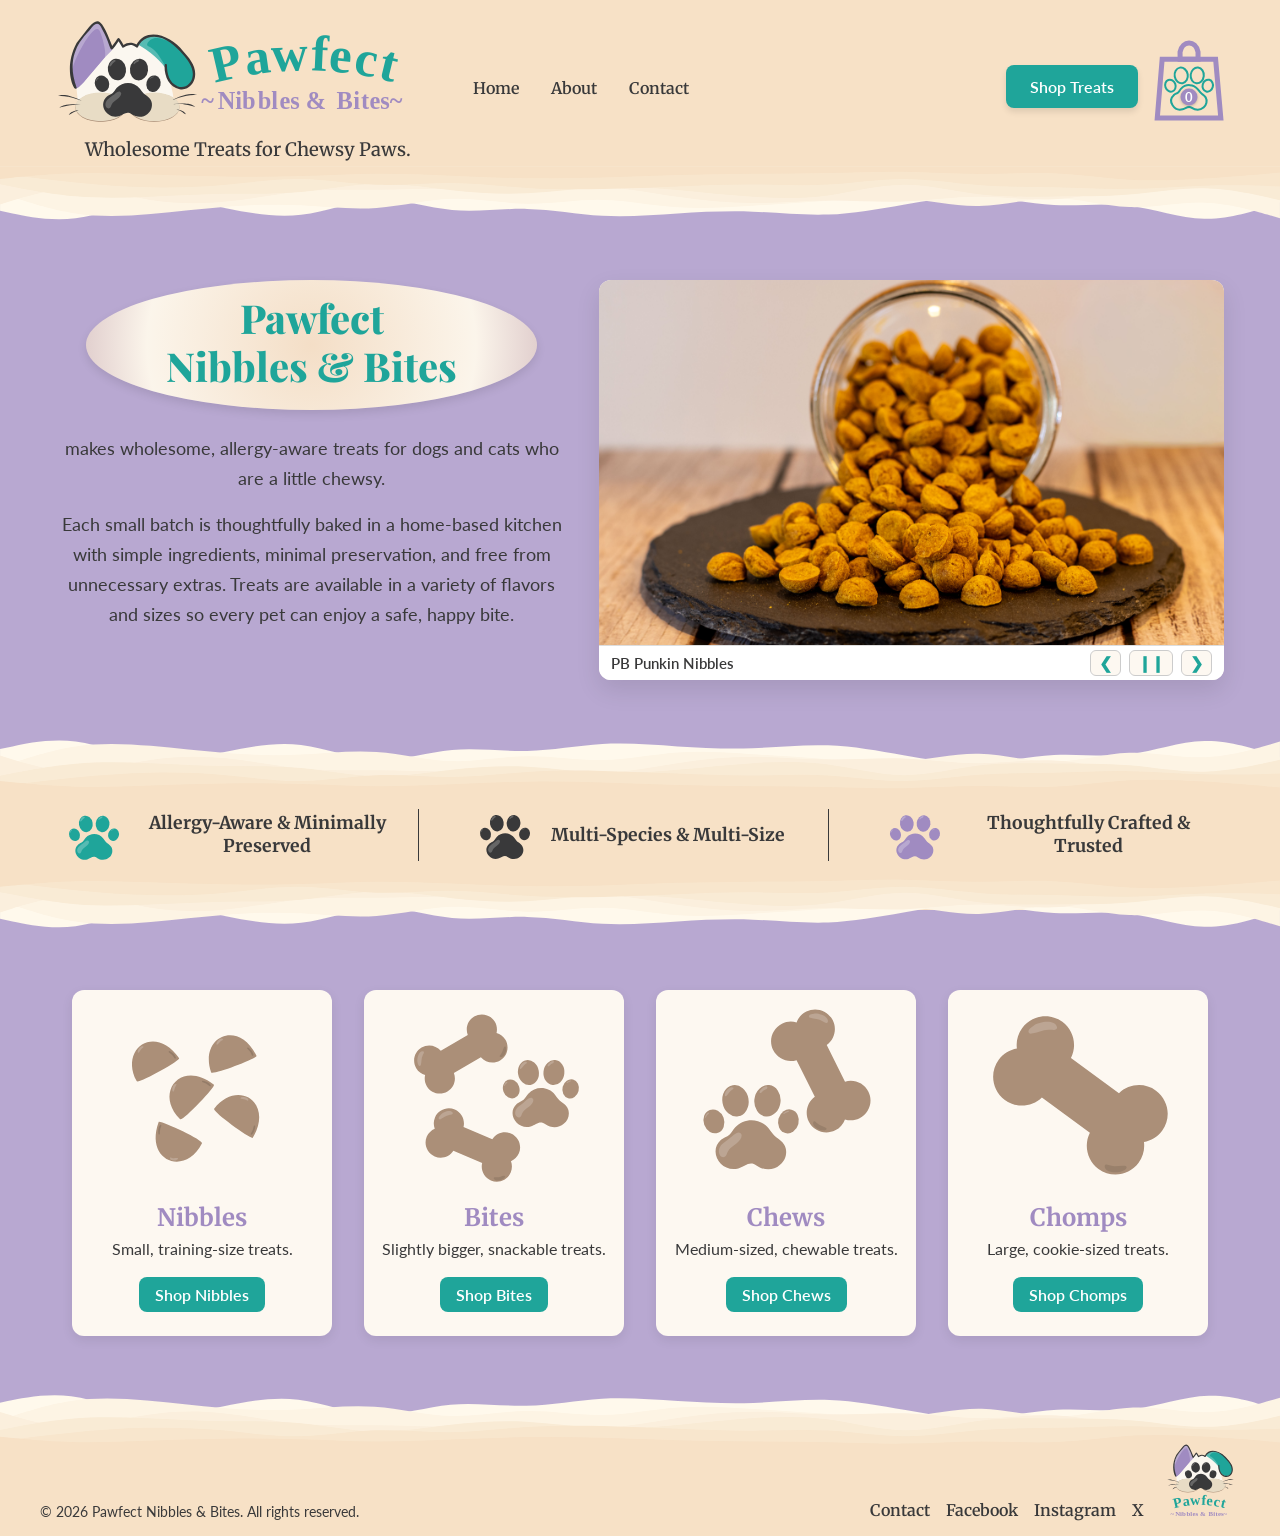
<file: PNB_Index.html>
<!DOCTYPE html>
<html lang="en">
  <head>
    <!--
    Pawfect Nibbles & Bites
    Internship Project
    
    Pawfect Nibbles & Bites
    Home Page

    Author:  Meghan Wilkerson
    Date:    2025-12-29

    Filename: PNB_Index.html
   -->

    <meta charset="UTF-8" />
    <meta name="viewport" content="width=device-width, initial-scale=1.0" />
    <meta
      name="keywords"
      content="Pawfect Nibbles & Bites, pet treats, dog treats, cat treats, natural, allergy-friendly, allergy-sensitive"
    />
    <title>Pawfect Nibbles & Bites - Home Page</title>
    <!-- Google Fonts -->
    <link rel="preconnect" href="https://fonts.googleapis.com">
    <link rel="preconnect" href="https://fonts.gstatic.com" crossorigin>
    <link href="https://fonts.googleapis.com/css2?family=Lato:ital,wght@0,100;0,300;0,400;0,700;0,900;1,100;1,300;1,400;1,700;1,900&family=Merriweather:ital,opsz,wght@0,18..144,300..900;1,18..144,300..900&family=Nunito:ital,wght@0,200..1000;1,200..1000&family=Playfair+Display:ital,wght@0,400..900;1,400..900&display=swap" rel="stylesheet">

    <!-- CSS Style Sheets -->
    <link href="CSS/PNB_Reset.css" rel="stylesheet" />
    <link href="CSS/PNB_Fonts.css" rel="stylesheet" />
    <link href="CSS/PNB_LayoutStyles.css" rel="stylesheet" />
    <link href="CSS/PNB_IndexStyles.css" rel="stylesheet" />
    <!-- JavScript Files -->
    <script src="JS/PNB_SideNav.JS" defer></script>
    <script src="JS/PNB_IndexSlideshow.JS" defer></script>
    <script src="JS/PNB_CartCounter.JS" defer></script>
  </head>

  <body>
    <!-- Header with slogan, mainNav, and shopping button/cart -->
    <header id="header">

      <div class="headerContent">

        <!-- Mobile Hamburger Button -->
        <span class="mobileHambBtn" onclick="openNav()">&#9776;</span>

        <!-- Logo & Slogan -->
        <div class="leftHead">
          <a href="PNB_Index.html" class="logoLink">
            <img src="Graphics/Logos/LandscapeLogo2.svg"
                alt="Pawfect Nibbles & Bites"
                class="logo">
          </a>
          <div class="slogan">
            <h2>Wholesome Treats for Chewsy Paws.</h2>
          </div>
        </div>

        <!-- Mobile Cart Button -->
        <a href="PNB_Cart.html" class="mobileCartBtn cartBtn">
          <img src="Graphics/ShoppingBag.svg" alt="Shopping Cart">
          <span class="cartCount">0</span>
        </a>

        <!-- Main Navigation -->
        <nav class="mainNav">
          <ul>
            <li><a href="PNB_Index.html">Home</a></li>
            <li><a href="PNB_About.html">About</a></li>
            <li><a href="PNB_Contact.html">Contact</a></li>
          </ul>
        </nav>

        <!-- Shop and Cart Buttons -->
        <div class="rightHead">
          <div class="shopWrapper">
            <a href="PNB_Shop.html" class="shopBtn">
              Shop<span class="hideWhenSmall"> Treats</span>
            </a>
          </div>

          <a href="PNB_Cart.html" class="cartBtn">
            <img src="Graphics/ShoppingBag.svg" alt="Shopping Cart">
            <span class="cartCount">0</span>
          </a>
        </div>

      </div>

      <div class="divider headerWave"></div>

    </header>

      <!-- Side Navigation for Small Screens -->
      <div id="sideNav" class="sideNav">        
        <a href="javascript:void(0)" class="closebtn" onclick="closeNav()">&times;</a>

        <div class="linkGroup">
          <a href="PNB_Cart.html" class="cartBtn">
            <img src="Graphics/ShoppingBag.svg" alt="Shopping Cart">
            <span class="cartCount">0</span>
          </a>

          <a href="PNB_Index.html">Home</a>
          <a href="PNB_About.html">About</a>
          <a href="PNB_Contact.html">Contact</a>
          <a href="PNB_Shop.html" class="shopBtn">Shop Treats</a>  
        </div>      
      </div>
      
      <!-- Main Content -->
      <main id="content">
        <!-- Intro -->
          <section class="intro">
            <div class="introLeft">
              <div class="introText">
                <h2>Pawfect <br/>Nibbles & Bites</h2>
                <p>makes wholesome, allergy-aware treats for dogs 
                  and cats who are a little chewsy.</p>
                <p>Each small batch is thoughtfully baked in a 
                  home-based kitchen with simple ingredients, 
                  minimal preservation, and free from unnecessary 
                  extras. Treats are available in a variety of flavors 
                  and sizes so every pet can enjoy a safe, happy bite.</p>
              </div>
            </div>

            <!-- Index Slideshow -->
              <div class="indexSlideshow">
                <div class="indexSlidesWrapper">

                  <figure>
                    <img src="Graphics/Treats/Nibbles_PBPunkin2.jpg" class="active" alt="Nibbles Peanut Butter Pumpkin">
                  </figure>

                  <figure>
                    <img src="Graphics/Treats/Bites_BananaNutty.jpg" alt="Banana Nutty Bites">
                  </figure>

                  <figure>
                    <img src="Graphics/Treats/Chews_PBPunkin.jpg" alt="Peanut Butter Pumpkin Chews">
                  </figure>

                  <figure>
                    <img src="Graphics/Photos/BellaAndThor.jpg" alt="Bella and Thor">
                  </figure>

                </div>

                <!-- Control Bar -->
                <div class="slideshowControls">

                  <!-- Caption -->
                  <div class="slideCaption">
                    Nibbles Peanut Butter Pumpkin
                  </div>

                  <!-- Buttons -->
                  <div class="slideButtons">
                    <button class="prevSlide">&#10094;</button>
                    <button class="playPause">&#10073;&#10073;</button>
                    <button class="nextSlide">&#10095;</button>
                  </div>

                </div>
              </div>
          </section>  

        <!-- Pillars Banner -->
        <section class="pillars">

          <div class="divider pillarWaveTop"></div>

          <div class="pillarBannerContainer">
                        
            <article class="pillarBanner">
              <img src="Graphics/Pawprints/TealPawprint.svg" alt="Teal Paw Pawprint" class="pillarPawprint">
              <h3>Allergy-Aware & Minimally Preserved</h3>
            </article>
            
            <article class="pillarBanner">
              <img src="Graphics/Pawprints/BlackPawprint.svg" alt="Black Pawprint" class="pillarPawprint">
              <h3>Multi-Species & Multi-Size</h3>
            </article>
            
            <article class="pillarBanner">
              <img src="Graphics/Pawprints/PurplePawprint.svg" alt="Purple Pawprint" class="pillarPawprint">
              <h3>Thoughtfully Crafted & Trusted</h3>
            </article>

          </div>

          <div class="divider pillarWaveBottom"></div>
           
        </section>

        <!-- Treat Categories -->
        <section class="treatCategories">
         
          <article class="treatCard">
            <a href="PNB_Shop.html?size=nibbles">
              <img
                src="Graphics/Treats/Nibbles.svg"
                alt="Illustration of Nibbles treat size"
              />
              <div class="treatInfo">
                <h4>Nibbles</h4>
                <p>Small, training-size treats.</p>
              </div>
              <span class="shopText">Shop Nibbles</span>
            </a>
          </article>

          <article class="treatCard">
            <a href="PNB_Shop.html?size=bites">
              <img
                src="Graphics/Treats/Bites.svg"
                alt="Illustration of Bites treat size"
              />
              <div class="treatInfo">
                <h4>Bites</h4>
                <p>Slightly bigger, snackable treats.</p>
              </div>
              <span class="shopText">Shop Bites</span>
            </a>
          </article>

          <article class="treatCard">
            <a href="PNB_Shop.html?size=chews">
              <img
                src="Graphics/Treats/Chews.svg"
                alt="Illustration of Chews treat size"
              />
              <div class="treatInfo">
                <h4>Chews</h4>
                <p>Medium-sized, chewable treats.</p>
              </div>
              <span class="shopText">Shop Chews</span>
            </a>
          </article>

          <article class="treatCard">
            <a href="PNB_Shop.html?size=chomps">
              <img
                src="Graphics/Treats/Chomps.svg"
                alt="Illustration of Chomps treat size"
              />
              <div class="treatInfo">
                <h4>Chomps</h4>
                <p>Large, cookie-sized treats.</p>
              </div>
              <span class="shopText">Shop Chomps</span>
            </a>
          </article>

        </section>
    
      </main>

      <!-- Footer -->
      <footer id="footer">

        <div class="divider footerWave"></div>

        <div class="footerContent">
          <div class="footerLeft">
            <p>&copy; 2026 Pawfect Nibbles & Bites. All rights reserved.</p>
          </div>

          <div class="footerRight">
            <div class="contactLinks">
              <a href="PNB_Contact.html">Contact</a>
              <a href="#">Facebook</a>
              <a href="#">Instagram</a>
              <a href="#">X</a>
            </div>

            <a href="PNB_Index.html" class="footerLogo">
              <img src="Graphics/Logos/PortraitLogo.svg" alt="Pawfect Nibbles & Bites">
            </a>
          </div>
        </div>
      </footer>

  </body>
</html>
</file>
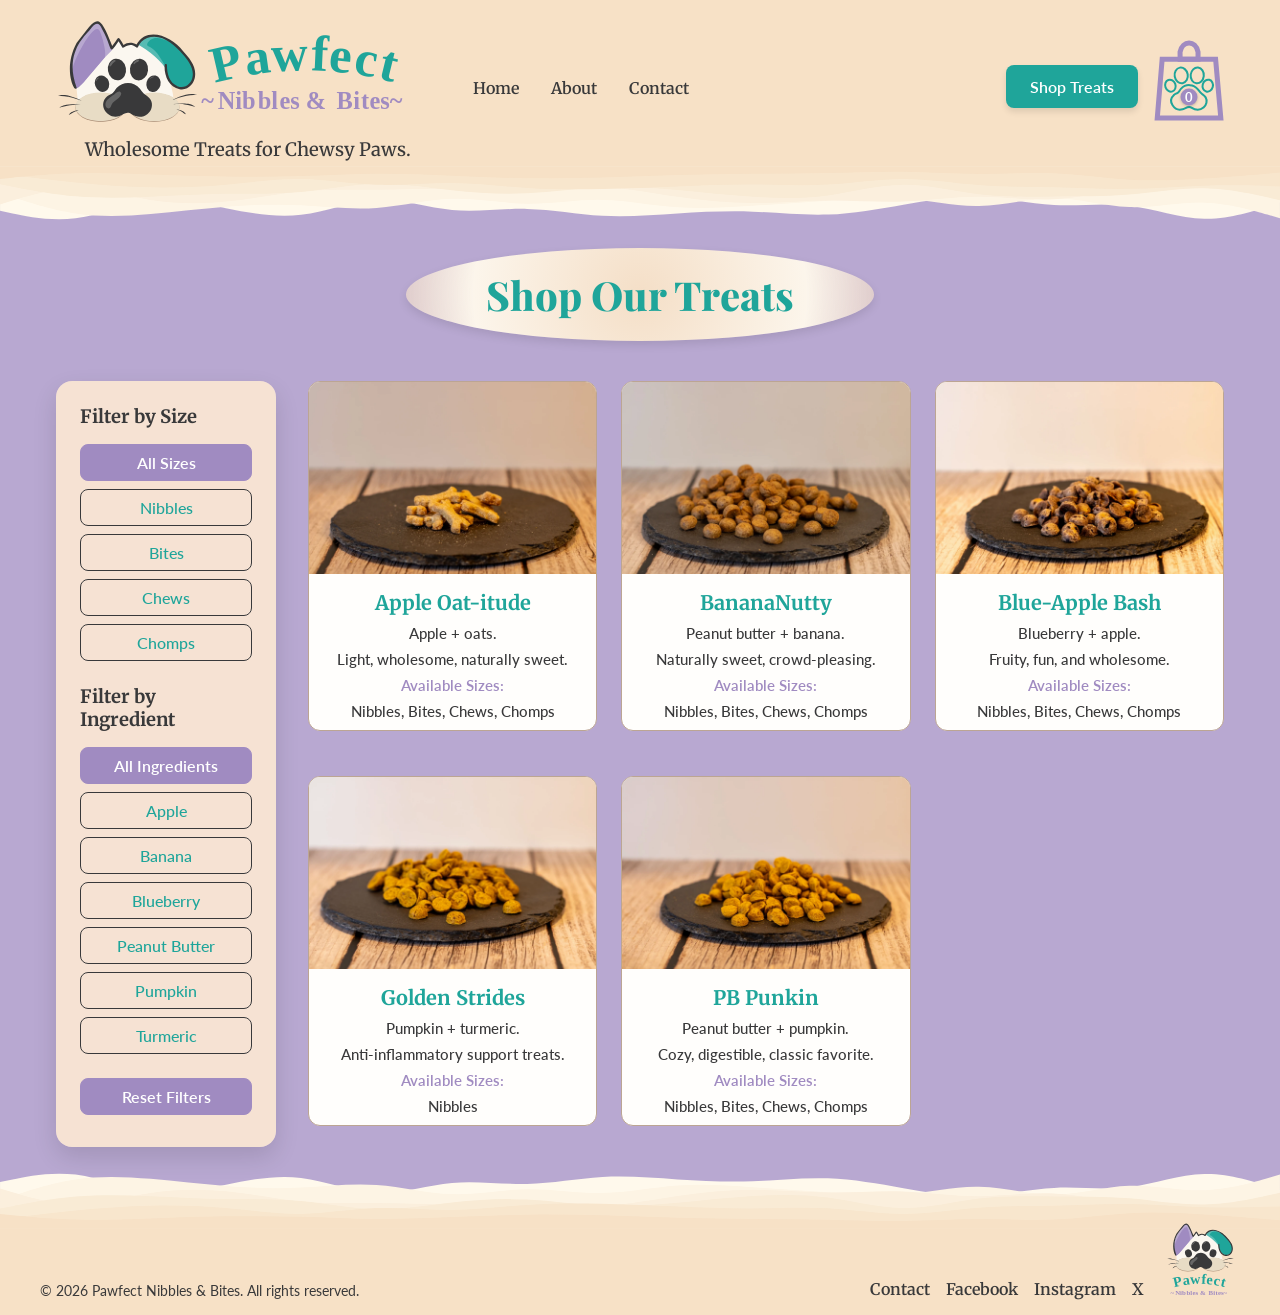
<file: PNB_Shop.html>
<!DOCTYPE html>
<html lang="en">
  <head>
    <!--
    Pawfect Nibbles & Bites
    Internship Project
    
    Pawfect Nibbles & Bites
    Shop Page

    Author:  Meghan Wilkerson
    Date:    2026-01-18

    Filename: PNB_Shop.html
   -->

    <meta charset="UTF-8" />
    <meta name="viewport" content="width=device-width, initial-scale=1.0" />
    <meta
      name="keywords"
      content="Pawfect Nibbles & Bites, pet treats, dog treats, cat treats, natural, allergy-friendly, allergy-sensitive"
    />
    <title>Pawfect Nibbles & Bites - Home Page</title>
    <!-- Google Fonts -->
    <link rel="preconnect" href="https://fonts.googleapis.com">
    <link rel="preconnect" href="https://fonts.gstatic.com" crossorigin>
    <link href="https://fonts.googleapis.com/css2?family=Lato:ital,wght@0,100;0,300;0,400;0,700;0,900;1,100;1,300;1,400;1,700;1,900&family=Merriweather:ital,opsz,wght@0,18..144,300..900;1,18..144,300..900&family=Nunito:ital,wght@0,200..1000;1,200..1000&family=Playfair+Display:ital,wght@0,400..900;1,400..900&display=swap" rel="stylesheet">

    <!-- CSS Style Sheets -->
    <link href="CSS/PNB_Reset.css" rel="stylesheet" />
    <link href="CSS/PNB_Fonts.css" rel="stylesheet" />
    <link href="CSS/PNB_LayoutStyles.css" rel="stylesheet" />
    <link href="CSS/PNB_ShopStyles.css" rel="stylesheet" />
    <!-- JavScript Files -->
    <script src="JS/PNB_SideNav.JS" defer></script>
    <script src="JS/PNB_ShopFilter.JS" defer></script>
    <script src="JS/PNB_CartCounter.JS" defer></script>
    <script src="JS/PNB_TreatData.JS" defer></script>
  </head>

  <body>
    <!-- Header with slogan, mainNav, and shopping button/cart -->
    <header id="header">

      <div class="headerContent">

        <!-- Mobile Hamburger Button -->
        <span class="mobileHambBtn" onclick="openNav()">&#9776;</span>

        <!-- Logo & Slogan -->
        <div class="leftHead">
          <a href="index.html" class="logoLink">
            <img src="Graphics/Logos/LandscapeLogo2.svg"
                alt="Pawfect Nibbles & Bites"
                class="logo">
          </a>
          <div class="slogan">
            <h2>Wholesome Treats for Chewsy Paws.</h2>
          </div>
        </div>

        <!-- Mobile Cart Button -->
        <a href="PNB_Cart.html" class="mobileCartBtn cartBtn">
          <img src="Graphics/ShoppingBag.svg" alt="Shopping Cart">
          <span class="cartCount">0</span>
        </a>

        <!-- Main Navigation -->
        <nav class="mainNav">
          <ul>
            <li><a href="index.html">Home</a></li>
            <li><a href="PNB_About.html">About</a></li>
            <li><a href="PNB_Contact.html">Contact</a></li>
          </ul>
        </nav>

        <!-- Shop and Cart Buttons -->
        <div class="rightHead">
          <div class="shopWrapper">
            <a href="PNB_Shop.html" class="shopBtn">
              Shop<span class="hideWhenSmall"> Treats</span>
            </a>
          </div>

          <a href="PNB_Cart.html" class="cartBtn">
            <img src="Graphics/ShoppingBag.svg" alt="Shopping Cart">
            <span class="cartCount">0</span>
          </a>
        </div>

      </div>

      <div class="divider headerWave"></div>

    </header>

    <!-- Side Navigation for Small Screens -->
      <div id="sideNav" class="sideNav">        
        <a href="javascript:void(0)" class="closebtn" onclick="closeNav()">&times;</a>

        <div class="linkGroup">

          <!-- Cart -->
          <div class="cartWrapper">
            <a href="PNB_Cart.html" class="cartBtn">
              <img src="Graphics/ShoppingBag.svg" alt="Shopping Cart">
              <span class="cartCount">0</span>
            </a>
          </div>

          <!-- Main links -->
          <div class="navWrapper">
            <a href="index.html">Home</a>
            <a href="PNB_About.html">About</a>
            <a href="PNB_Contact.html">Contact</a>
          </div>

          <!-- Shop Button -->
          <div class="shopWrapper">
            <a href="PNB_Shop.html" class="shopBtn">Shop Treats</a>
          </div> 

          <!-- Filters -->
          <div class="sideFilterGroup">
            <label class="sideFilterLabel" for="sizeSelect">Filter by Size</label>
            <select id="sizeSelect" class="sideFilter">
              <option value="">All Sizes</option>
              <option value="nibbles">Nibbles</option>
              <option value="bites">Bites</option>
              <option value="chews">Chews</option>
              <option value="chomps">Chomps</option>
            </select>

            <label class="sideFilterLabel" for="ingredientSelect">Filter by Ingredient</label>
            <select id="ingredientSelect" class="sideFilter">
              <option value="">All Ingredients</option>
              <option value="apple">Apple</option>
              <option value="banana">Banana</option>
              <option value="blueberry">Blueberry</option>
              <option value="peanut-butter">Peanut Butter</option>
              <option value="pumpkin">Pumpkin</option>
              <option value="turmeric">Turmeric</option>
            </select>

            <button id="sideResetFilters">Reset Filters</button>
          </div>
        </div>
      </div>

     
      <!-- Main Content -->
      <main id="content">

        <h1 class="shopPrimaryHeader">Shop Our Treats</h1>

        <div class="shopContent">

          <aside class="shopFilter">
              <h2>Filter by Size</h2>
              <div id="sizeBtnContainer">
                <a href="#" class="btn active" data-filter="">All Sizes</a>
                <a href="#" class="btn" data-filter="nibbles">Nibbles</a>
                <a href="#" class="btn" data-filter="bites">Bites</a>
                <a href="#" class="btn" data-filter="chews">Chews</a>
                <a href="#" class="btn" data-filter="chomps">Chomps</a>
              </div>

              <h2>Filter by Ingredient</h2>
              <div id="ingredientBtnContainer">
                <a href="#" class="btn active" data-filter="">All Ingredients</a>
                <a href="#" class="btn" data-filter="apple">Apple</a>
                <a href="#" class="btn" data-filter="banana">Banana</a>
                <a href="#" class="btn" data-filter="blueberry">Blueberry</a>
                <a href="#" class="btn" data-filter="peanut-butter">Peanut Butter</a>
                <a href="#" class="btn" data-filter="pumpkin">Pumpkin</a>
                <a href="#" class="btn" data-filter="turmeric">Turmeric</a>
              </div>
              
              <div id="resetFiltersContainer">
                <a href="#" class="btn reset">Reset Filters</a>
              </div>
          </aside>
  
          <div class="shopGrid">         
            
            <!-- Apple Oat-itude -->
            <div class="treatShopCard apple oats nibbles bites chews chomps">
                <a href="TreatPages/PNB_TP_AppleOatitude.html">
                    <img src="Graphics/Treats/Nibbles_AppleOatitude.webp" alt="Apple Oat-itude Treats">
                    <div class="description">
                        <h3>Apple Oat-itude</h3>
                        <p>Apple + oats.</p>
                        <p>Light, wholesome, naturally sweet.</p>
                        <p><span class="highlight">Available Sizes:</span></p>
                        <p>Nibbles, Bites, Chews, Chomps</p>
                    </div>
                </a>
            </div>

            <!-- BananaNutty -->
            <div class="treatShopCard banana peanut-butter nibbles bites chews chomps">
                <a href="TreatPages/PNB_TP_BananaNutty.html">
                    <img src="Graphics/Treats/Nibbles_BananaNutty.webp" alt="BananaNutty Treats">
                    <div class="description">
                        <h3>BananaNutty</h3>
                        <p>Peanut butter + banana.</p>
                        <p>Naturally sweet, crowd-pleasing.</p>
                        <p><span class="highlight">Available Sizes:</span></p>
                        <p>Nibbles, Bites, Chews, Chomps</p>
                    </div>
                </a>
            </div>

            <!-- Blue-Apple Bash -->
            <div class="treatShopCard blueberry apple nibbles bites chews chomps">
                <a href="TreatPages/PNB_TP_BlueAppleBash.html">
                    <img src="Graphics/Treats/Nibbles_BlueAppleBash.webp" alt="Blue-Apple Bash Treats">
                    <div class="description">
                        <h3>Blue-Apple Bash</h3>
                        <p>Blueberry + apple.</p>
                        <p>Fruity, fun, and wholesome.</p>
                        <p><span class="highlight">Available Sizes:</span></p>
                        <p>Nibbles, Bites, Chews, Chomps</p>    
                    </div>
                </a>
            </div>

            <!-- Golden Strides -->
            <div class="treatShopCard pumpkin turmeric nibbles">
                <a href="TreatPages/PNB_TP_GoldenStrides.html">
                    <img src="Graphics/Treats/Nibbles_GoldenStrides.webp" alt="Golden Strides Treats">
                    <div class="description">
                        <h3>Golden Strides</h3>
                        <p>Pumpkin + turmeric.</p>
                        <p>Anti-inflammatory support treats.</p>
                        <p><span class="highlight">Available Sizes:</span></p>
                        <p>Nibbles</p>
                    </div>
                </a>
            </div>

            <!-- PB Punkin -->
            <div class="treatShopCard peanut-butter pumpkin nibbles bites chews chomps">
                <a href="TreatPages/PNB_TP_PBPunkin.html">
                    <img src="Graphics/Treats/Nibbles_PBPunkin.webp" alt="PB Punkin Treats">
                    <div class="description">
                        <h3>PB Punkin</h3>
                        <p>Peanut butter + pumpkin.</p>
                        <p>Cozy, digestible, classic favorite.</p>
                        <p><span class="highlight">Available Sizes:</span></p>
                        <p>Nibbles, Bites, Chews, Chomps</p>
                    </div>
                </a>
            </div>
          </div>
        </div>
                  
      </main>

      <!-- Footer -->
      <footer id="footer">

        <div class="divider footerWave"></div>
        
        <div class="footerContent">
          <div class="footerLeft">
            <p>&copy; 2026 Pawfect Nibbles & Bites. All rights reserved.</p>
          </div>

          <div class="footerRight">
            <div class="contactLinks">
              <a href="PNB_Contact.html">Contact</a>
              <a href="#">Facebook</a>
              <a href="#">Instagram</a>
              <a href="#">X</a>
            </div>

            <a href="index.html" class="footerLogo">
              <img src="Graphics/Logos/PortraitLogo.svg" alt="Pawfect Nibbles & Bites">
            </a>
          </div>
        </div>
      </footer>

  </body>
</html>
</file>
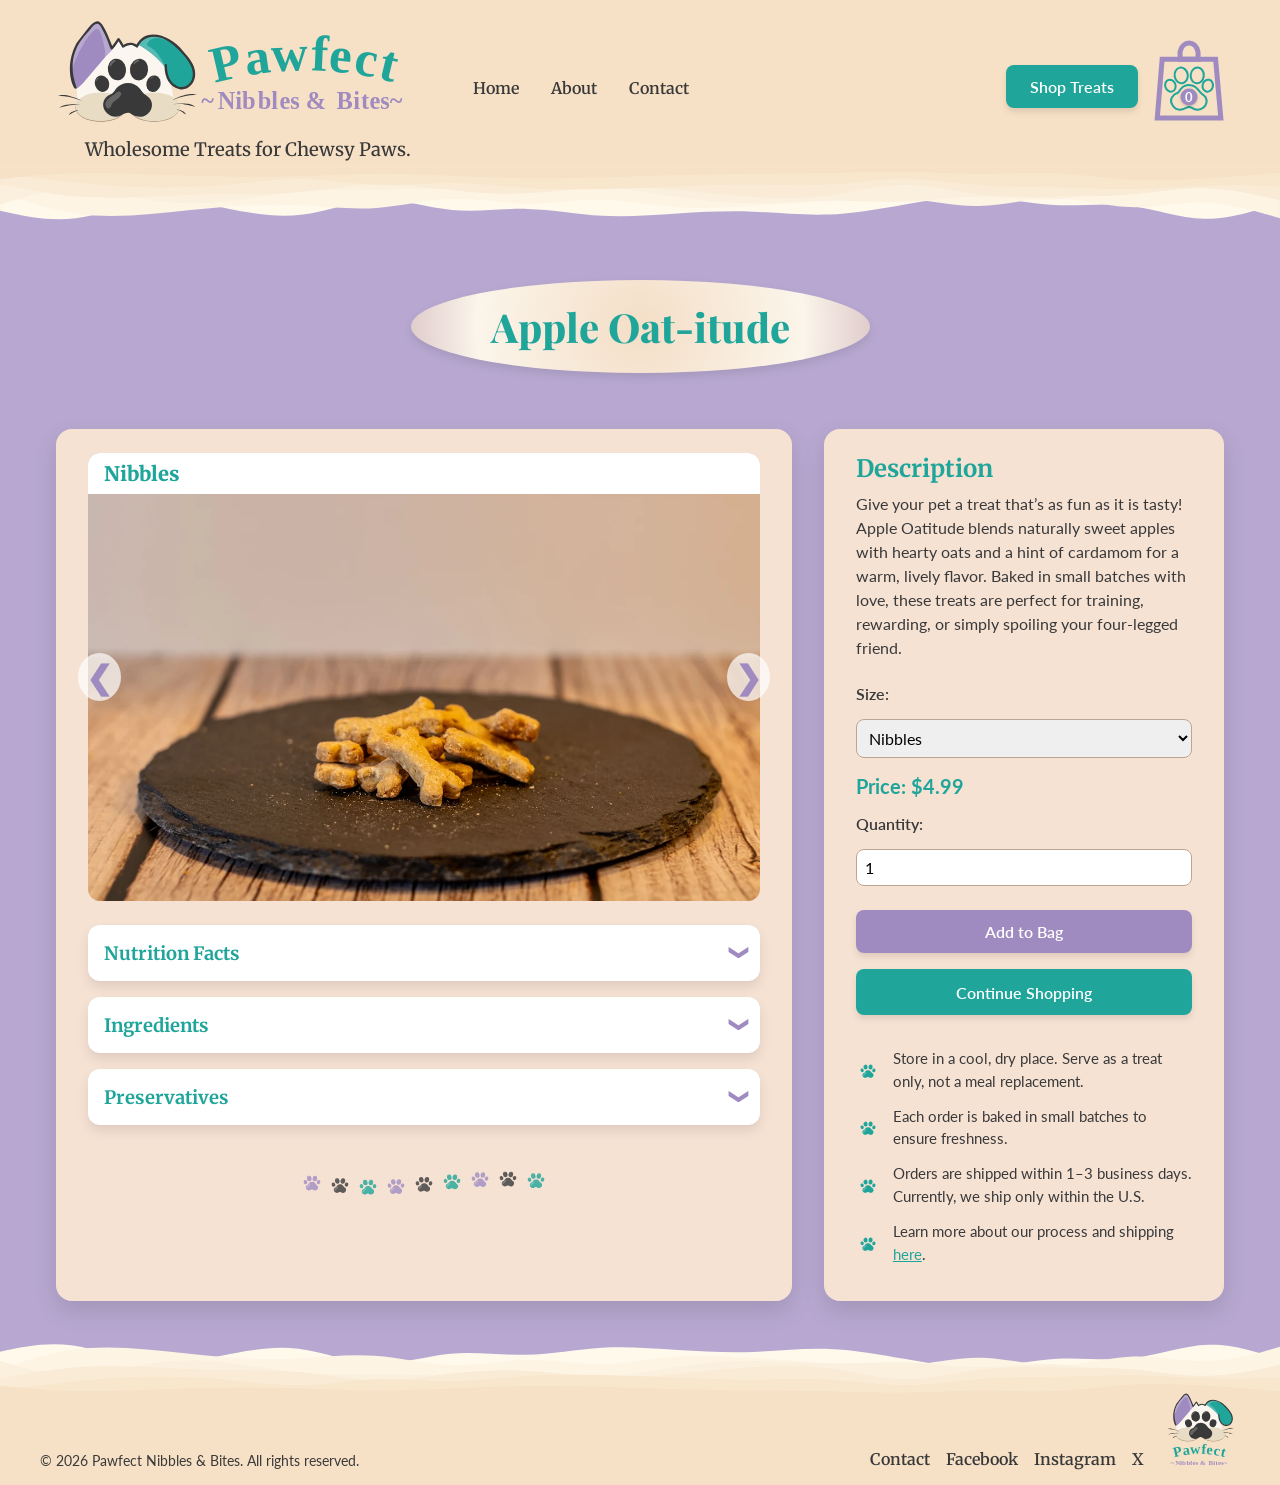
<file: TreatPages/PNB_TP_AppleOatitude.html>
<!DOCTYPE html>
<html lang="en">
  <head>
    <!--
    Pawfect Nibbles & Bites
    Internship Project
    
    Pawfect Nibbles & Bites
    Treats Page - Apple Oat-itude

    Author:   Meghan Wilkerson
    Date:     2026-01-31

    Filename: PNB_TP_AppleOatitude.html
   -->

    <meta charset="UTF-8" />
    <meta name="viewport" content="width=device-width, initial-scale=1.0" />
    <meta
      name="keywords"
      content="Pawfect Nibbles & Bites, pet treats, dog treats, cat treats, natural, allergy-friendly, allergy-sensitive"
    />
    <title>Pawfect Nibbles & Bites - Apple Oat-itude</title>
    <!-- Google Fonts -->
    <link rel="preconnect" href="https://fonts.googleapis.com">
    <link rel="preconnect" href="https://fonts.gstatic.com" crossorigin>
    <link href="https://fonts.googleapis.com/css2?family=Lato:ital,wght@0,100;0,300;0,400;0,700;0,900;1,100;1,300;1,400;1,700;1,900&family=Merriweather:ital,opsz,wght@0,18..144,300..900;1,18..144,300..900&family=Nunito:ital,wght@0,200..1000;1,200..1000&family=Playfair+Display:ital,wght@0,400..900;1,400..900&display=swap" rel="stylesheet">

    <!-- CSS Style Sheets -->
    <link href="../CSS/PNB_Reset.css" rel="stylesheet" />
    <link href="../CSS/PNB_Fonts.css" rel="stylesheet" />
    <link href="../CSS/PNB_LayoutStyles.css" rel="stylesheet" />
    <link href="../CSS/PNB_TreatPageStyles.css" rel="stylesheet" />
    <!-- JavScript Files -->
    <script src="../JS/PNB_SideNav.JS" defer></script>
    <script src="../JS/PNB_Pawprints.JS" defer></script>
    <script src="../JS/PNB_CartCounter.JS" defer></script>
    <script src="../JS/PNB_TreatSlideshow.JS" defer></script>
    <script src="../JS/PNB_TreatData.JS" defer></script>
    <script src="../JS/PNB_TreatPage.JS" defer></script>
  </head>

  <body>
    <!-- Header with slogan, mainNav, and shopping button/cart -->
    <header id="header">

      <div class="headerContent">

        <!-- Mobile Hamburger Button -->
        <span class="mobileHambBtn" onclick="openNav()">&#9776;</span>

        <!-- Logo & Slogan -->
        <div class="leftHead">
          <a href="../index.html" class="logoLink">
            <img src="../Graphics/Logos/LandscapeLogo2.svg"
                alt="Pawfect Nibbles & Bites"
                class="logo">
          </a>
          <div class="slogan">
            <h2>Wholesome Treats for Chewsy Paws.</h2>
          </div>
        </div>

        <!-- Mobile Cart Button -->
        <a href="../PNB_Cart.html" class="mobileCartBtn cartBtn">
          <img src="../Graphics/ShoppingBag.svg" alt="Shopping Cart">
          <span class="cartCount">0</span>
        </a>

        <!-- Main Navigation -->
        <nav class="mainNav">
          <ul>
            <li><a href="../index.html">Home</a></li>
            <li><a href="../PNB_About.html">About</a></li>
            <li><a href="../PNB_Contact.html">Contact</a></li>
          </ul>
        </nav>

        <!-- Shop and Cart Buttons -->
        <div class="rightHead">
          <div class="shopWrapper">
            <a href="../PNB_Shop.html" class="shopBtn">
              Shop<span class="hideWhenSmall"> Treats</span>
            </a>
          </div>

          <a href="../PNB_Cart.html" class="cartBtn">
            <img src="../Graphics/ShoppingBag.svg" alt="Shopping Cart">
            <span class="cartCount">0</span>
          </a>
        </div>

      </div>

      <div class="divider headerWave"></div>

    </header>

      <!-- Side Navigation for Small Screens -->
      <div id="sideNav" class="sideNav">        
        <a href="javascript:void(0)" class="closebtn" onclick="closeNav()">&times;</a>

        <div class="linkGroup">
          <a href="../PNB_Cart.html" class="cartBtn">
            <img src="../Graphics/ShoppingBag.svg" alt="Shopping Cart">
            <span class="cartCount">0</span>
          </a>

          <a href="../index.html">Home</a>
          <a href="../PNB_About.html">About</a>
          <a href="../PNB_Contact.html">Contact</a>
          <a href="../PNB_Shop.html" class="shopBtn">Shop Treats</a>  
        </div>      
      </div>
      
    <!-- Main Content -->
    <main id="content">
      <!-- Treat Name -->
      <h1 class="treatPageHeader" data-id="appleOatitude">Apple Oat-itude</h1>

      <!-- Two-column wrapper -->
      <div class="treatPageContent">

        <!-- Left Column -->
        <div class="treatLeftColumn">

          <!-- Photo Gallery -->
          <div class="treatPhotoGallery">

            <div class="fade" data-size="nibbles">
              <img src="../Graphics/Treats/Nibbles_AppleOatitude.webp" style="width:100%" alt="Apple Oat-itude Nibbles">
              <div class="text">Nibbles</div>
            </div>

            <div class="fade" data-size="bites">
              <img src="../Graphics/Treats/Bites_AppleOatitude.webp" style="width:100%" alt="Apple Oat-itude Bone Bites">
              <div class="text">Bites &#40;Bones&#41;</div>
            </div>

            <div class="fade" data-size="bites">
              <img src="../Graphics/Treats/Bites_AppleOatitude2.webp" style="width:100%" alt="Apple Oat-itude Pawprint Bites">
              <div class="text">Bites &#40;Pawprint&#41;</div>
            </div>

            <div class="fade" data-size="chews">
              <img src="../Graphics/Treats/Chews_AppleOatitude.webp" style="width:100%" alt="Apple Oat-itude Chews">
              <div class="text">Chews</div>
            </div>

            <div class="fade" data-size="chomps">
              <img src="../Graphics/Treats/Chomps_AppleOatitude.webp" style="width:100%" alt="Apple Oat-itude Pawprint Chomps">
              <div class="text">Chomps &#40;Pawprint&#41;</div>
            </div>

            <div class="fade" data-size="chomps">
              <img src="../Graphics/Treats/Chomps_AppleOatitude2.webp" style="width:100%" alt="Apple Oat-itude Bones Chomps">
              <div class="text">Chomps &#40;Bones&#41;</div>
            </div>

            <!-- Next and previous buttons -->
            <a class="prev" onclick="plusSlides(-1)">&#10094;</a>
            <a class="next" onclick="plusSlides(1)">&#10095;</a>

          </div>

          <!-- Nutrition Facts -->
          <details class="treatDetails">
            <summary>Nutrition Facts<span class="summaryArrow">&#10094;</span></summary>
            <ul>
              <li><span class="bold">Calories:</span> X%</li>
              <li><span class="bold">Fat:</span> X%</li>
              <li><span class="bold">Fiber:</span> X%</li>
              <li><span class="bold">Moisture:</span> X%</li>
            </ul>
          </details>

          <!-- Ingredients -->
          <details class="treatDetails">
            <summary>Ingredients<span class="summaryArrow">&#10094;</span></summary>
            <p>Oat flour, rolled oats, unsweetened applesauce, cardamom.</p>
          </details>

          <!-- Preservatives -->
          <details class="treatDetails">
            <summary>Preservatives<span class="summaryArrow">&#10094;</span></summary>
            <p>Potassium sorbate, vitamin e oil (mixed tocopherols).</p>
          </details>

          <!-- Paw Trail -->
          <div class="pawTrail">
            <img src="../Graphics/Pawprints/PurplePawprint.svg" alt="Purple Pawprint" class="pawprint">
            <img src="../Graphics/Pawprints/BlackPawprint.svg" alt="Black Pawprint" class="pawprint">
            <img src="../Graphics/Pawprints/TealPawprint.svg" alt="Teal Paw Pawprint" class="pawprint">
          </div>

        </div> 

        <!-- Right Column -->
        <div class="treatRightColumn">

          <!-- Description -->
          <div class="treatDescription">
            <h2>Description</h2>
            <p>Give your pet a treat that’s as fun as it is tasty! Apple 
              Oatitude blends naturally sweet apples with hearty oats and 
              a hint of cardamom for a warm, lively flavor. Baked in small 
              batches with love, these treats are perfect for training, 
              rewarding, or simply spoiling your four‑legged friend.</p>
          </div>

          <!-- Size & Quantity -->
          <div class="treatPurchaseOptions">

            <label for="treatSize">Size:</label>
            <select id="treatSize">
              <option value="nibbles">Nibbles</option>
              <option value="bites">Bites</option>
              <option value="chews">Chews</option>
              <option value="chomps">Chomps</option>
            </select>

            <!-- Price -->
            <div class="treatPriceSection">
              <span>Price:</span>
              <span id="treatPrice">$0.00</span>
            </div>

            <!-- Quantity -->
            <label for="treatQuantity">Quantity:</label>
            <input type="number" id="treatQuantity" min="1" value="1">

            <!-- Add to Cart -->
            <button id="addToCartBtn">Add to Bag</button>

            <!-- Continue Shopping -->
            <a href="../PNB_Shop.html" class="continueBtn">Continue Shopping</a>

            <!-- Notes -->
            <div class="treatNotes">
              <ul class="pawBulletList">
                <li><span>Store in a cool, dry place. Serve as a treat only, not a meal replacement.</span></li>
                <li><span>Each order is baked in small batches to ensure freshness.</span></li>
                <li><span>Orders are shipped within 1–3 business days. Currently, we ship only within the U.S.</span></li>
                <li><span>Learn more about our process and shipping <a href="../PNB_About.html#orderProcess">here</a>.</span></li>
              </ul>
            </div>

          </div>

        </div> 

      </div> 

    </main>


    <!-- Footer -->
    <footer id="footer">

      <div class="divider footerWave"></div>
      
      <div class="footerContent">
        <div class="footerLeft">
          <p>&copy; 2026 Pawfect Nibbles & Bites. All rights reserved.</p>
        </div>

        <div class="footerRight">
          <div class="contactLinks">
            <a href="../PNB_Contact.html">Contact</a>
            <a href="#">Facebook</a>
            <a href="#">Instagram</a>
            <a href="#">X</a>
          </div>

          <a href="../index.html" class="footerLogo">
            <img src="../Graphics/Logos/PortraitLogo.svg" alt="Pawfect Nibbles & Bites">
          </a>
        </div>
      </div>
    </footer>

  </body>
</html>
</file>
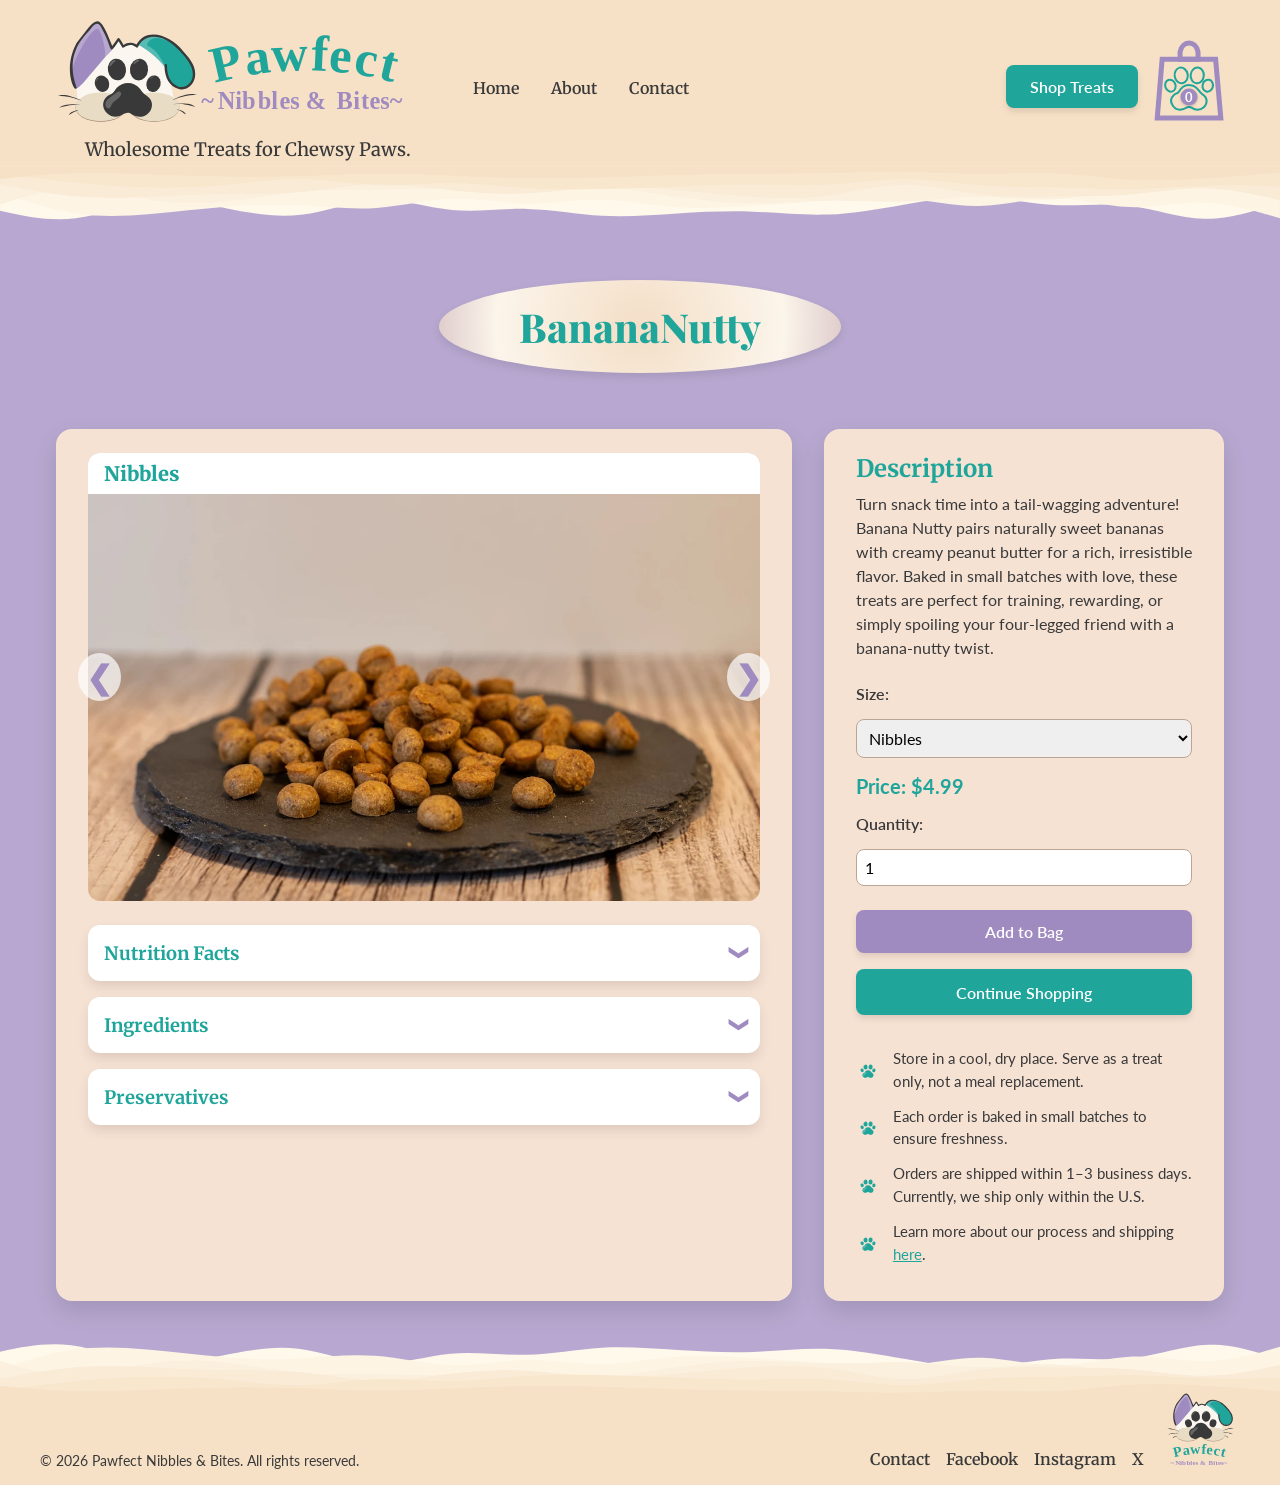
<file: TreatPages/PNB_TP_BananaNutty.html>
<!DOCTYPE html>
<html lang="en">
  <head>
    <!--
    Pawfect Nibbles & Bites
    Internship Project
    
    Pawfect Nibbles & Bites
    Treats Page - BananaNutty

    Author:   Meghan Wilkerson
    Date:     2026-02-22

    Filename: PNB_TP_BananaNutty.html
   -->

    <meta charset="UTF-8" />
    <meta name="viewport" content="width=device-width, initial-scale=1.0" />
    <meta
      name="keywords"
      content="Pawfect Nibbles & Bites, pet treats, dog treats, cat treats, natural, allergy-friendly, allergy-sensitive"
    />
    <title>Pawfect Nibbles & Bites - BananaNutty</title>
    <!-- Google Fonts -->
    <link rel="preconnect" href="https://fonts.googleapis.com">
    <link rel="preconnect" href="https://fonts.gstatic.com" crossorigin>
    <link href="https://fonts.googleapis.com/css2?family=Lato:ital,wght@0,100;0,300;0,400;0,700;0,900;1,100;1,300;1,400;1,700;1,900&family=Merriweather:ital,opsz,wght@0,18..144,300..900;1,18..144,300..900&family=Nunito:ital,wght@0,200..1000;1,200..1000&family=Playfair+Display:ital,wght@0,400..900;1,400..900&display=swap" rel="stylesheet">

    <!-- CSS Style Sheets -->
    <link href="../CSS/PNB_Reset.css" rel="stylesheet" />
    <link href="../CSS/PNB_Fonts.css" rel="stylesheet" />
    <link href="../CSS/PNB_LayoutStyles.css" rel="stylesheet" />
    <link href="../CSS/PNB_TreatPageStyles.css" rel="stylesheet" />
    <!-- JavScript Files -->
    <script src="../JS/PNB_SideNav.JS" defer></script>
    <script src="../JS/PNB_Pawprints.JS" defer></script>
    <script src="../JS/PNB_CartCounter.JS" defer></script>
    <script src="../JS/PNB_TreatSlideshow.JS" defer></script>
    <script src="../JS/PNB_TreatData.JS" defer></script>
    <script src="../JS/PNB_TreatPage.JS" defer></script>
  </head>

  <body>
    <!-- Header with slogan, mainNav, and shopping button/cart -->
    <header id="header">

      <div class="headerContent">

        <!-- Mobile Hamburger Button -->
        <span class="mobileHambBtn" onclick="openNav()">&#9776;</span>

        <!-- Logo & Slogan -->
        <div class="leftHead">
          <a href="../index.html" class="logoLink">
            <img src="../Graphics/Logos/LandscapeLogo2.svg"
                alt="Pawfect Nibbles & Bites"
                class="logo">
          </a>
          <div class="slogan">
            <h2>Wholesome Treats for Chewsy Paws.</h2>
          </div>
        </div>

        <!-- Mobile Cart Button -->
        <a href="../PNB_Cart.html" class="mobileCartBtn cartBtn">
          <img src="../Graphics/ShoppingBag.svg" alt="Shopping Cart">
          <span class="cartCount">0</span>
        </a>

        <!-- Main Navigation -->
        <nav class="mainNav">
          <ul>
            <li><a href="../index.html">Home</a></li>
            <li><a href="../PNB_About.html">About</a></li>
            <li><a href="../PNB_Contact.html">Contact</a></li>
          </ul>
        </nav>

        <!-- Shop and Cart Buttons -->
        <div class="rightHead">
          <div class="shopWrapper">
            <a href="../PNB_Shop.html" class="shopBtn">
              Shop<span class="hideWhenSmall"> Treats</span>
            </a>
          </div>

          <a href="../PNB_Cart.html" class="cartBtn">
            <img src="../Graphics/ShoppingBag.svg" alt="Shopping Cart">
            <span class="cartCount">0</span>
          </a>
        </div>

      </div>

      <div class="divider headerWave"></div>

    </header>

      <!-- Side Navigation for Small Screens -->
      <div id="sideNav" class="sideNav">        
        <a href="javascript:void(0)" class="closebtn" onclick="closeNav()">&times;</a>

        <div class="linkGroup">
          <a href="/PNB_Cart.html" class="cartBtn">
            <img src="../Graphics/ShoppingBag.svg" alt="Shopping Cart">
            <span class="cartCount">0</span>
          </a>

          <a href="../index.html">Home</a>
          <a href="../PNB_About.html">About</a>
          <a href="../PNB_Contact.html">Contact</a>
          <a href="../PNB_Shop.html" class="shopBtn">Shop Treats</a>  
        </div>      
      </div>
      
    <!-- Main Content -->
    <main id="content">
      <!-- Treat Name -->
      <h1 class="treatPageHeader" data-id="bananaNutty">BananaNutty</h1>

      <!-- Two-column wrapper -->
      <div class="treatPageContent">

        <!-- Left Column -->
        <div class="treatLeftColumn">

          <!-- Photo Gallery -->
          <div class="treatPhotoGallery">

            <div class="fade" data-size="nibbles">
              <img src="../Graphics/Treats/Nibbles_BananaNutty.webp" style="width:100%" alt="BananaNutty Nibbles">
              <div class="text">Nibbles</div>
            </div>

            <div class="fade" data-size="nibbles">
              <img src="../Graphics/Treats/Nibbles_BananaNutty2.webp" style="width:100%" alt="BananaNutty Nibbles">
              <div class="text">Nibbles</div>
            </div>

            <div class="fade" data-size="nibbles">
              <img src="../Graphics/Treats/Nibbles_BananaNutty3.webp" style="width:100%" alt="BananaNutty Bone Nibbles">
              <div class="text">Nibbles &#40;Bones&#41;</div>
            </div>

            <div class="fade" data-size="bites">
              <img src="../Graphics/Treats/Bites_BananaNutty.webp" style="width:100%" alt="BananaNutty Bone Bites">
              <div class="text">Bites</div>
            </div>

            <div class="fade" data-size="chews">
              <img src="../Graphics/Treats/Chews_BananaNutty.webp" style="width:100%" alt="BananaNutty Chews">
              <div class="text">Chews</div>
            </div>

            <div class="fade" data-size="chomps">
              <img src="../Graphics/Treats/TreatPhotosComingSoon.png" style="width:100%" alt="Photos Coming Soon">
              <div class="text">Chomps</div>
            </div>

            <!-- Next and previous buttons -->
            <a class="prev" onclick="plusSlides(-1)">&#10094;</a>
            <a class="next" onclick="plusSlides(1)">&#10095;</a>

          </div>

          <!-- Nutrition Facts -->
          <details class="treatDetails">
            <summary>Nutrition Facts<span class="summaryArrow">&#10094;</span></summary>
            <ul>
              <li><span class="bold">Calories:</span> X%</li>
              <li><span class="bold">Fat:</span> X%</li>
              <li><span class="bold">Fiber:</span> X%</li>
              <li><span class="bold">Moisture:</span> X%</li>
            </ul>
          </details>

          <!-- Ingredients -->
          <details class="treatDetails">
            <summary>Ingredients<span class="summaryArrow">&#10094;</span></summary>
            <p>Oat flour, banana, peanut butter.</p>
          </details>

          <!-- Preservatives -->
          <details class="treatDetails">
            <summary>Preservatives<span class="summaryArrow">&#10094;</span></summary>
            <p>Potassium sorbate, vitamin e oil (mixed tocopherols).</p>
          </details>

          <!-- Paw Trail -->
          <div class="pawTrail">
            <img src="../Graphics/Pawprints/PurplePawprint.svg" alt="Purple Pawprint" class="pawprint">
            <img src="../Graphics/Pawprints/BlackPawprint.svg" alt="Black Pawprint" class="pawprint">
            <img src="../Graphics/Pawprints/TealPawprint.svg" alt="Teal Paw Pawprint" class="pawprint">
          </div>

        </div> 

        <!-- Right Column -->
        <div class="treatRightColumn">

          <!-- Description -->
          <div class="treatDescription">
            <h2>Description</h2>
            <p>Turn snack time into a tail‑wagging adventure! 
                Banana Nutty pairs naturally sweet bananas with 
                creamy peanut butter for a rich, irresistible flavor. 
                Baked in small batches with love, these treats are 
                perfect for training, rewarding, or simply spoiling your 
                four‑legged friend with a banana-nutty twist.</p>
          </div>

          <!-- Size & Quantity -->
          <div class="treatPurchaseOptions">

            <label for="treatSize">Size:</label>
            <select id="treatSize">
              <option value="nibbles">Nibbles</option>
              <option value="bites">Bites</option>
              <option value="chews">Chews</option>
              <option value="chomps">Chomps</option>
            </select>

            <!-- Price -->
            <div class="treatPriceSection">
              <span>Price:</span>
              <span id="treatPrice">$0.00</span>
            </div>

            <!-- Quantity -->
            <label for="treatQuantity">Quantity:</label>
            <input type="number" id="treatQuantity" min="1" value="1">

            <!-- Add to Cart -->
            <button id="addToCartBtn">Add to Bag</button>

            <!-- Continue Shopping -->
            <a href="../PNB_Shop.html" class="continueBtn">Continue Shopping</a>

            <!-- Notes -->
            <div class="treatNotes">
              <ul class="pawBulletList">
                <li><span>Store in a cool, dry place. Serve as a treat only, not a meal replacement.</span></li>
                <li><span>Each order is baked in small batches to ensure freshness.</span></li>
                <li><span>Orders are shipped within 1–3 business days. Currently, we ship only within the U.S.</span></li>
                <li><span>Learn more about our process and shipping <a href="../PNB_About.html#orderProcess">here</a>.</span></li>
              </ul>
            </div>

          </div>

        </div> 

      </div> 

    </main>


    <!-- Footer -->
    <footer id="footer">

      <div class="divider footerWave"></div>
      
      <div class="footerContent">
        <div class="footerLeft">
          <p>&copy; 2026 Pawfect Nibbles & Bites. All rights reserved.</p>
        </div>

        <div class="footerRight">
          <div class="contactLinks">
            <a href="../PNB_Contact.html">Contact</a>
            <a href="#">Facebook</a>
            <a href="#">Instagram</a>
            <a href="#">X</a>
          </div>

          <a href="../index.html" class="footerLogo">
            <img src="../Graphics/Logos/PortraitLogo.svg" alt="Pawfect Nibbles & Bites">
          </a>
        </div>
      </div>
    </footer>

  </body>
</html>
</file>
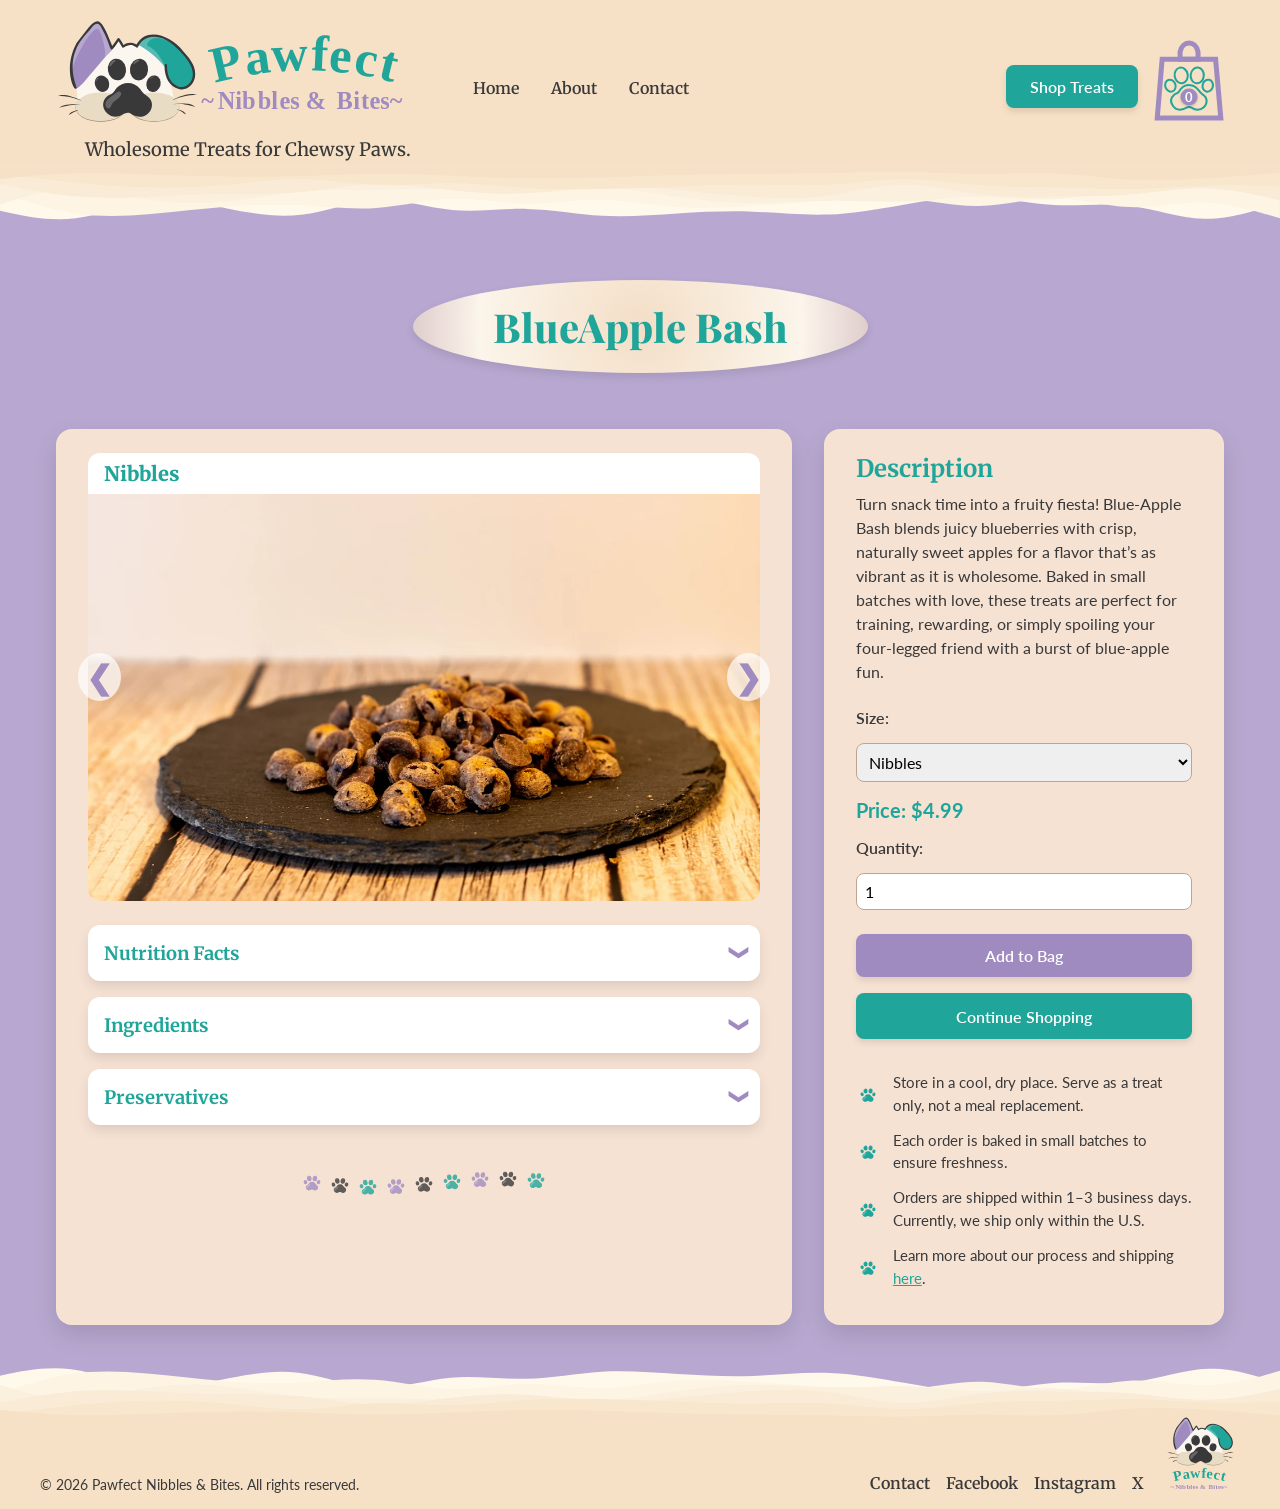
<file: TreatPages/PNB_TP_BlueAppleBash.html>
<!DOCTYPE html>
<html lang="en">
  <head>
    <!--
    Pawfect Nibbles & Bites
    Internship Project
    
    Pawfect Nibbles & Bites
    Treats Page - BlueApple Bash

    Author:   Meghan Wilkerson
    Date:     2026-02-22

    Filename: PNB_TP_BlueAppleBash.html
   -->

    <meta charset="UTF-8" />
    <meta name="viewport" content="width=device-width, initial-scale=1.0" />
    <meta
      name="keywords"
      content="Pawfect Nibbles & Bites, pet treats, dog treats, cat treats, natural, allergy-friendly, allergy-sensitive"
    />
    <title>Pawfect Nibbles & Bites - BlueApple Bash</title>
    <!-- Google Fonts -->
    <link rel="preconnect" href="https://fonts.googleapis.com">
    <link rel="preconnect" href="https://fonts.gstatic.com" crossorigin>
    <link href="https://fonts.googleapis.com/css2?family=Lato:ital,wght@0,100;0,300;0,400;0,700;0,900;1,100;1,300;1,400;1,700;1,900&family=Merriweather:ital,opsz,wght@0,18..144,300..900;1,18..144,300..900&family=Nunito:ital,wght@0,200..1000;1,200..1000&family=Playfair+Display:ital,wght@0,400..900;1,400..900&display=swap" rel="stylesheet">

    <!-- CSS Style Sheets -->
    <link href="../CSS/PNB_Reset.css" rel="stylesheet" />
    <link href="../CSS/PNB_Fonts.css" rel="stylesheet" />
    <link href="../CSS/PNB_LayoutStyles.css" rel="stylesheet" />
    <link href="../CSS/PNB_TreatPageStyles.css" rel="stylesheet" />
    <!-- JavScript Files -->
    <script src="../JS/PNB_SideNav.JS" defer></script>
    <script src="../JS/PNB_Pawprints.JS" defer></script>
    <script src="../JS/PNB_CartCounter.JS" defer></script>
    <script src="../JS/PNB_TreatSlideshow.JS" defer></script>
    <script src="../JS/PNB_TreatData.JS" defer></script>
    <script src="../JS/PNB_TreatPage.JS" defer></script>
  </head>

  <body>
    <!-- Header with slogan, mainNav, and shopping button/cart -->
    <header id="header">

      <div class="headerContent">

        <!-- Mobile Hamburger Button -->
        <span class="mobileHambBtn" onclick="openNav()">&#9776;</span>

        <!-- Logo & Slogan -->
        <div class="leftHead">
          <a href="../index.html" class="logoLink">
            <img src="../Graphics/Logos/LandscapeLogo2.svg"
                alt="Pawfect Nibbles & Bites"
                class="logo">
          </a>
          <div class="slogan">
            <h2>Wholesome Treats for Chewsy Paws.</h2>
          </div>
        </div>

        <!-- Mobile Cart Button -->
        <a href="../PNB_Cart.html" class="mobileCartBtn cartBtn">
          <img src="../Graphics/ShoppingBag.svg" alt="Shopping Cart">
          <span class="cartCount">0</span>
        </a>

        <!-- Main Navigation -->
        <nav class="mainNav">
          <ul>
            <li><a href="../index.html">Home</a></li>
            <li><a href="../PNB_About.html">About</a></li>
            <li><a href="../PNB_Contact.html">Contact</a></li>
          </ul>
        </nav>

        <!-- Shop and Cart Buttons -->
        <div class="rightHead">
          <div class="shopWrapper">
            <a href="../PNB_Shop.html" class="shopBtn">
              Shop<span class="hideWhenSmall"> Treats</span>
            </a>
          </div>

          <a href="../PNB_Cart.html" class="cartBtn">
            <img src="../Graphics/ShoppingBag.svg" alt="Shopping Cart">
            <span class="cartCount">0</span>
          </a>
        </div>

      </div>

      <div class="divider headerWave"></div>

    </header>

      <!-- Side Navigation for Small Screens -->
      <div id="sideNav" class="sideNav">        
        <a href="javascript:void(0)" class="closebtn" onclick="closeNav()">&times;</a>

        <div class="linkGroup">
          <a href="../PNB_Cart.html" class="cartBtn">
            <img src="../Graphics/ShoppingBag.svg" alt="Shopping Cart">
            <span class="cartCount">0</span>
          </a>

          <a href="../index.html">Home</a>
          <a href="../PNB_About.html">About</a>
          <a href="../PNB_Contact.html">Contact</a>
          <a href="../PNB_Shop.html" class="shopBtn">Shop Treats</a>  
        </div>      
      </div>
      
    <!-- Main Content -->
    <main id="content">
      <!-- Treat Name -->
      <h1 class="treatPageHeader" data-id="blueAppleBash">BlueApple Bash</h1>

      <!-- Two-column wrapper -->
      <div class="treatPageContent">

        <!-- Left Column -->
        <div class="treatLeftColumn">

          <!-- Photo Gallery -->
          <div class="treatPhotoGallery">

            <div class="fade" data-size="nibbles">
              <img src="../Graphics/Treats/Nibbles_BlueAppleBash.webp" style="width:100%" alt="BlueAppleBash Nibbles">
              <div class="text">Nibbles</div>
            </div>

            <div class="fade" data-size="nibbles">
              <img src="../Graphics/Treats/Nibbles_BlueAppleBash2.webp" style="width:100%" alt="BlueAppleBash Bones Nibbles">
              <div class="text">Nibbles &#40;Bones&#41;</div>
            </div>

            <div class="fade" data-size="bites">
              <img src="../Graphics/Treats/TreatPhotosComingSoon.png" style="width:100%" alt="Photos Coming Soon">
              <div class="text">Bites</div>
            </div>

            <div class="fade" data-size="chews">
              <img src="../Graphics/Treats/TreatPhotosComingSoon.png" style="width:100%" alt="Photos Coming Soon">
              <div class="text">Chews</div>
            </div>

            <div class="fade" data-size="chomps">
              <img src="../Graphics/Treats/TreatPhotosComingSoon.png" style="width:100%" alt="Photos Coming Soon">
              <div class="text">Chomps</div>
            </div>

            <!-- Next and previous buttons -->
            <a class="prev" onclick="plusSlides(-1)">&#10094;</a>
            <a class="next" onclick="plusSlides(1)">&#10095;</a>

          </div>

          <!-- Nutrition Facts -->
          <details class="treatDetails">
            <summary>Nutrition Facts<span class="summaryArrow">&#10094;</span></summary>
            <ul>
              <li><span class="bold">Calories:</span> X%</li>
              <li><span class="bold">Fat:</span> X%</li>
              <li><span class="bold">Fiber:</span> X%</li>
              <li><span class="bold">Moisture:</span> X%</li>
            </ul>
          </details>

          <!-- Ingredients -->
          <details class="treatDetails">
            <summary>Ingredients<span class="summaryArrow">&#10094;</span></summary>
            <p>Oat flour, blueberries, unsweetened applesauce.</p>
          </details>

          <!-- Preservatives -->
          <details class="treatDetails">
            <summary>Preservatives<span class="summaryArrow">&#10094;</span></summary>
            <p>Potassium sorbate, vitamin e oil (mixed tocopherols).</p>
          </details>

          <!-- Paw Trail -->
          <div class="pawTrail">
            <img src="../Graphics/Pawprints/PurplePawprint.svg" alt="Purple Pawprint" class="pawprint">
            <img src="../Graphics/Pawprints/BlackPawprint.svg" alt="Black Pawprint" class="pawprint">
            <img src="../Graphics/Pawprints/TealPawprint.svg" alt="Teal Paw Pawprint" class="pawprint">
          </div>

        </div> 

        <!-- Right Column -->
        <div class="treatRightColumn">

          <!-- Description -->
          <div class="treatDescription">
            <h2>Description</h2>
            <p>Turn snack time into a fruity fiesta! Blue‑Apple Bash 
                blends juicy blueberries with crisp, naturally sweet 
                apples for a flavor that’s as vibrant as it is wholesome. 
                Baked in small batches with love, these treats are perfect for 
                training, rewarding, or simply spoiling your four‑legged 
                friend with a burst of blue‑apple fun.</p>
          </div>

          <!-- Size & Quantity -->
          <div class="treatPurchaseOptions">

            <label for="treatSize">Size:</label>
            <select id="treatSize">
              <option value="nibbles">Nibbles</option>
              <option value="bites">Bites</option>
              <option value="chews">Chews</option>
              <option value="chomps">Chomps</option>
            </select>

            <!-- Price -->
            <div class="treatPriceSection">
              <span>Price:</span>
              <span id="treatPrice">$0.00</span>
            </div>

            <!-- Quantity -->
            <label for="treatQuantity">Quantity:</label>
            <input type="number" id="treatQuantity" min="1" value="1">

            <!-- Add to Cart -->
            <button id="addToCartBtn">Add to Bag</button>

            <!-- Continue Shopping -->
            <a href="../PNB_Shop.html" class="continueBtn">Continue Shopping</a>

            <!-- Notes -->
            <div class="treatNotes">
              <ul class="pawBulletList">
                <li><span>Store in a cool, dry place. Serve as a treat only, not a meal replacement.</span></li>
                <li><span>Each order is baked in small batches to ensure freshness.</span></li>
                <li><span>Orders are shipped within 1–3 business days. Currently, we ship only within the U.S.</span></li>
                <li><span>Learn more about our process and shipping <a href="../PNB_About.html#orderProcess">here</a>.</span></li>
              </ul>
            </div>

          </div>

        </div> 

      </div> 

    </main>


    <!-- Footer -->
    <footer id="footer">

      <div class="divider footerWave"></div>
      
      <div class="footerContent">
        <div class="footerLeft">
          <p>&copy; 2026 Pawfect Nibbles & Bites. All rights reserved.</p>
        </div>

        <div class="footerRight">
          <div class="contactLinks">
            <a href="../PNB_Contact.html">Contact</a>
            <a href="#">Facebook</a>
            <a href="#">Instagram</a>
            <a href="#">X</a>
          </div>

          <a href="../index.html" class="footerLogo">
            <img src="../Graphics/Logos/PortraitLogo.svg" alt="Pawfect Nibbles & Bites">
          </a>
        </div>
      </div>
    </footer>

  </body>
</html>
</file>
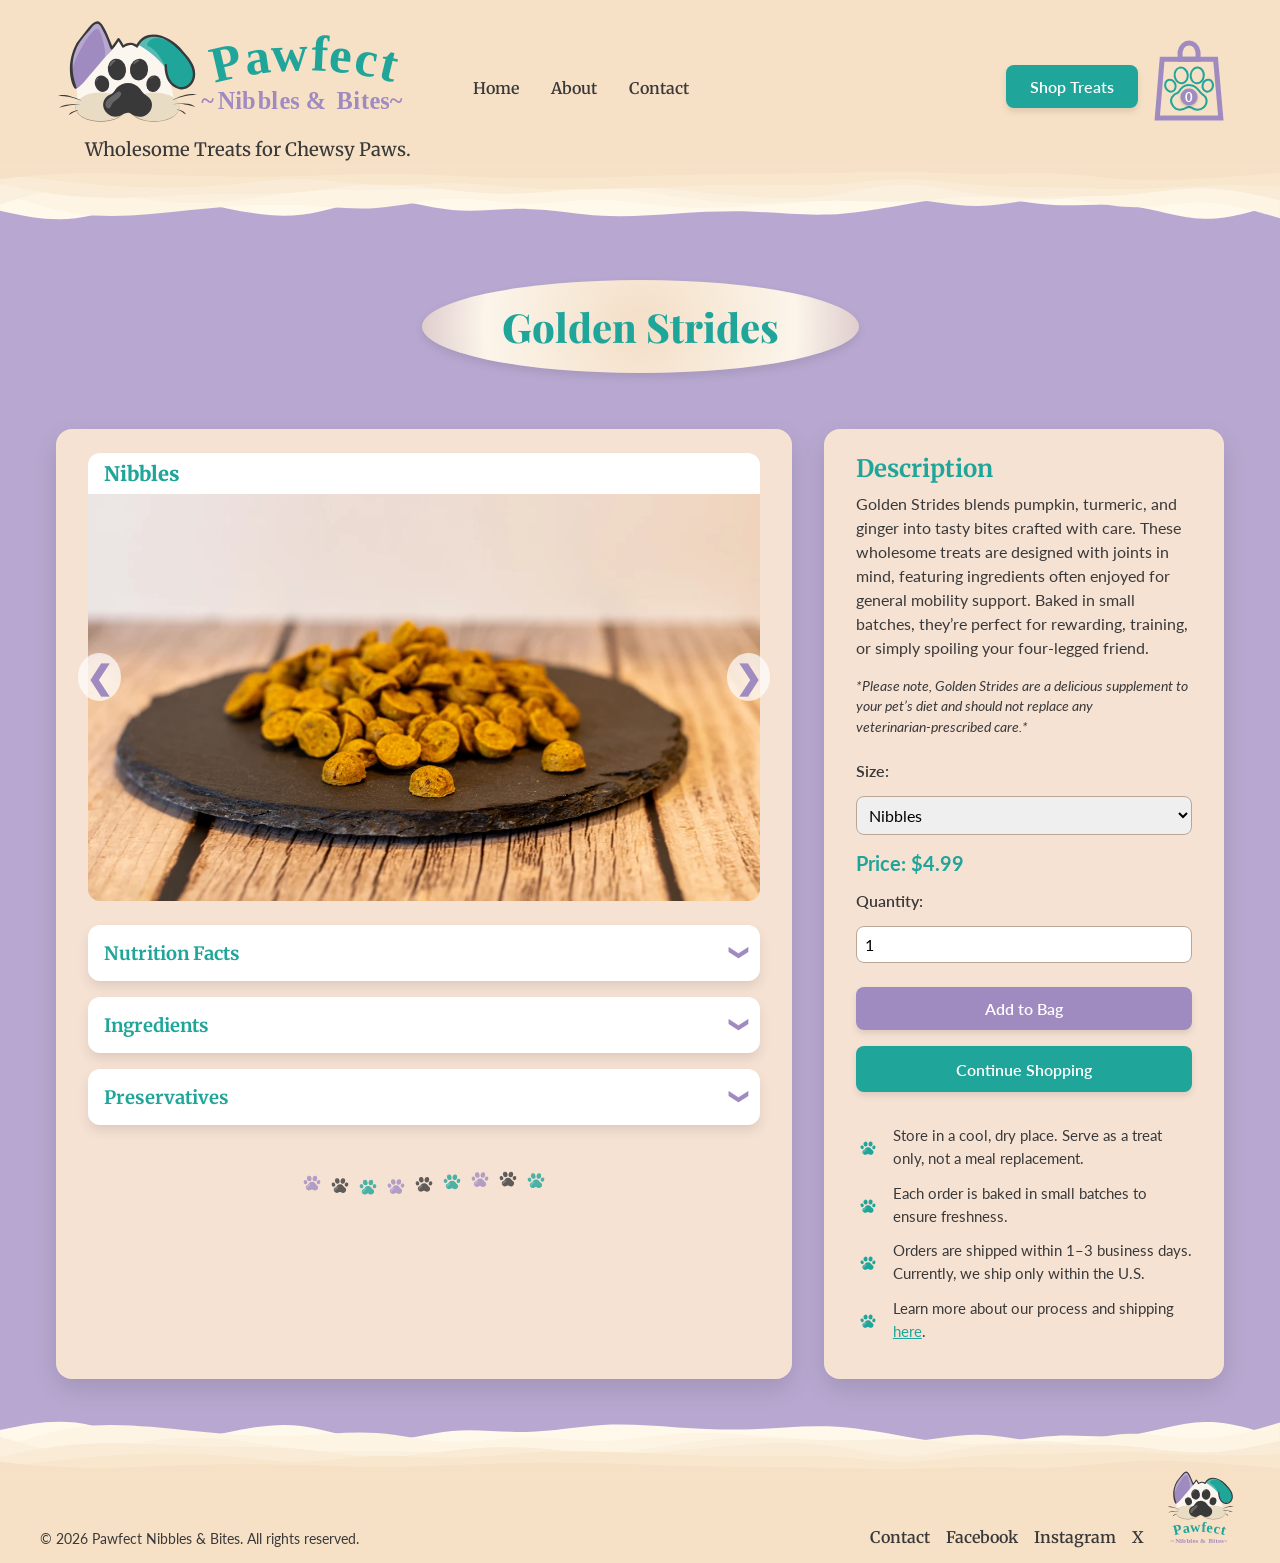
<file: TreatPages/PNB_TP_GoldenStrides.html>
<!DOCTYPE html>
<html lang="en">
  <head>
    <!--
    Pawfect Nibbles & Bites
    Internship Project
    
    Pawfect Nibbles & Bites
    Treats Page - Golden Strides

    Author:   Meghan Wilkerson
    Date:     2026-02-22

    Filename: PNB_TP_GoldenStrides.html
   -->

    <meta charset="UTF-8" />
    <meta name="viewport" content="width=device-width, initial-scale=1.0" />
    <meta
      name="keywords"
      content="Pawfect Nibbles & Bites, pet treats, dog treats, cat treats, natural, allergy-friendly, allergy-sensitive"
    />
    <title>Pawfect Nibbles & Bites - Golden Strides</title>
    <!-- Google Fonts -->
    <link rel="preconnect" href="https://fonts.googleapis.com">
    <link rel="preconnect" href="https://fonts.gstatic.com" crossorigin>
    <link href="https://fonts.googleapis.com/css2?family=Lato:ital,wght@0,100;0,300;0,400;0,700;0,900;1,100;1,300;1,400;1,700;1,900&family=Merriweather:ital,opsz,wght@0,18..144,300..900;1,18..144,300..900&family=Nunito:ital,wght@0,200..1000;1,200..1000&family=Playfair+Display:ital,wght@0,400..900;1,400..900&display=swap" rel="stylesheet">

    <!-- CSS Style Sheets -->
    <link href="../CSS/PNB_Reset.css" rel="stylesheet" />
    <link href="../CSS/PNB_Fonts.css" rel="stylesheet" />
    <link href="../CSS/PNB_LayoutStyles.css" rel="stylesheet" />
    <link href="../CSS/PNB_TreatPageStyles.css" rel="stylesheet" />
    <!-- JavScript Files -->
    <script src="../JS/PNB_SideNav.JS" defer></script>
    <script src="../JS/PNB_Pawprints.JS" defer></script>
    <script src="../JS/PNB_CartCounter.JS" defer></script>
    <script src="../JS/PNB_TreatSlideshow.JS" defer></script>
    <script src="../JS/PNB_TreatData.JS" defer></script>
    <script src="../JS/PNB_TreatPage.JS" defer></script>
  </head>

  <body>
    <!-- Header with slogan, mainNav, and shopping button/cart -->
    <header id="header">

      <div class="headerContent">

        <!-- Mobile Hamburger Button -->
        <span class="mobileHambBtn" onclick="openNav()">&#9776;</span>

        <!-- Logo & Slogan -->
        <div class="leftHead">
          <a href="../index.html" class="logoLink">
            <img src="../Graphics/Logos/LandscapeLogo2.svg"
                alt="Pawfect Nibbles & Bites"
                class="logo">
          </a>
          <div class="slogan">
            <h2>Wholesome Treats for Chewsy Paws.</h2>
          </div>
        </div>

        <!-- Mobile Cart Button -->
        <a href="../PNB_Cart.html" class="mobileCartBtn cartBtn">
          <img src="../Graphics/ShoppingBag.svg" alt="Shopping Cart">
          <span class="cartCount">0</span>
        </a>

        <!-- Main Navigation -->
        <nav class="mainNav">
          <ul>
            <li><a href="../index.html">Home</a></li>
            <li><a href="../PNB_About.html">About</a></li>
            <li><a href="../PNB_Contact.html">Contact</a></li>
          </ul>
        </nav>

        <!-- Shop and Cart Buttons -->
        <div class="rightHead">
          <div class="shopWrapper">
            <a href="../PNB_Shop.html" class="shopBtn">
              Shop<span class="hideWhenSmall"> Treats</span>
            </a>
          </div>

          <a href="../PNB_Cart.html" class="cartBtn">
            <img src="../Graphics/ShoppingBag.svg" alt="Shopping Cart">
            <span class="cartCount">0</span>
          </a>
        </div>

      </div>

      <div class="divider headerWave"></div>

    </header>

      <!-- Side Navigation for Small Screens -->
      <div id="sideNav" class="sideNav">        
        <a href="javascript:void(0)" class="closebtn" onclick="closeNav()">&times;</a>

        <div class="linkGroup">
          <a href="../PNB_Cart.html" class="cartBtn">
            <img src="../Graphics/ShoppingBag.svg" alt="Shopping Cart">
            <span class="cartCount">0</span>
          </a>

          <a href="../index.html">Home</a>
          <a href="../PNB_About.html">About</a>
          <a href="../PNB_Contact.html">Contact</a>
          <a href="../PNB_Shop.html" class="shopBtn">Shop Treats</a>  
        </div>      
      </div>
      
    <!-- Main Content -->
    <main id="content">
      <!-- Treat Name -->
      <h1 class="treatPageHeader" data-id="goldenStrides">Golden Strides</h1>

      <!-- Two-column wrapper -->
      <div class="treatPageContent">

        <!-- Left Column -->
        <div class="treatLeftColumn">

          <!-- Photo Gallery -->
          <div class="treatPhotoGallery">

            <div class="fade" data-size="nibbles">
              <img src="../Graphics/Treats/Nibbles_GoldenStrides.webp" style="width:100%" alt="GoldenStrides Nibbles">
              <div class="text">Nibbles</div>
            </div>

            <div class="fade" data-size="nibbles">
              <img src="../Graphics/Treats/Nibbles_GoldenStrides2.webp" style="width:100%" alt="GoldenStrides Nibbles">
              <div class="text">Nibbles &#40;Bones&#41;</div>
            </div>
           
            <!-- Next and previous buttons -->
            <a class="prev" onclick="plusSlides(-1)">&#10094;</a>
            <a class="next" onclick="plusSlides(1)">&#10095;</a>

          </div>

          <!-- Nutrition Facts -->
          <details class="treatDetails">
            <summary>Nutrition Facts<span class="summaryArrow">&#10094;</span></summary>
            <ul>
              <li><span class="bold">Calories:</span> X%</li>
              <li><span class="bold">Fat:</span> X%</li>
              <li><span class="bold">Fiber:</span> X%</li>
              <li><span class="bold">Moisture:</span> X%</li>
            </ul>
          </details>

          <!-- Ingredients -->
          <details class="treatDetails">
            <summary>Ingredients<span class="summaryArrow">&#10094;</span></summary>
            <p>Oat flour, blueberries, unsweetened applesauce.</p>
          </details>

          <!-- Preservatives -->
          <details class="treatDetails">
            <summary>Preservatives<span class="summaryArrow">&#10094;</span></summary>
            <p>Potassium sorbate, vitamin e oil (mixed tocopherols).</p>
          </details>

          <!-- Paw Trail -->
          <div class="pawTrail">
            <img src="../Graphics/Pawprints/PurplePawprint.svg" alt="Purple Pawprint" class="pawprint">
            <img src="../Graphics/Pawprints/BlackPawprint.svg" alt="Black Pawprint" class="pawprint">
            <img src="../Graphics/Pawprints/TealPawprint.svg" alt="Teal Paw Pawprint" class="pawprint">
          </div>

        </div> 

        <!-- Right Column -->
        <div class="treatRightColumn">

          <!-- Description -->
          <div class="treatDescription">
            <h2>Description</h2>
            <p>Golden Strides blends pumpkin, turmeric, and ginger into 
                tasty bites crafted with care. These wholesome treats 
                are designed with joints in mind, featuring ingredients 
                often enjoyed for general mobility support. Baked in small 
                batches, they’re perfect for rewarding, training, or simply 
                spoiling your four‑legged friend.</p>
            <p><span class="disclaimer">&#42;Please note, Golden Strides are a delicious supplement to your 
                pet’s diet and should not replace any veterinarian‑prescribed care.&#42;</span></p>
          </div>

          <!-- Size & Quantity -->
          <div class="treatPurchaseOptions">

            <label for="treatSize">Size:</label>
            <select id="treatSize">
                <option value="nibbles">Nibbles</option>
                <option value="bites" disabled>Bites (Unavailable)</option>
                <option value="chews" disabled>Chews (Unavailable)</option>
                <option value="chomps" disabled>Chomps (Unavailable)</option>
            </select>

            <!-- Price -->
            <div class="treatPriceSection">
              <span>Price:</span>
              <span id="treatPrice">$0.00</span>
            </div>

            <!-- Quantity -->
            <label for="treatQuantity">Quantity:</label>
            <input type="number" id="treatQuantity" min="1" value="1">

            <!-- Add to Cart -->
            <button id="addToCartBtn">Add to Bag</button>

            <!-- Continue Shopping -->
            <a href="../PNB_Shop.html" class="continueBtn">Continue Shopping</a>

            <!-- Notes -->
            <div class="treatNotes">
              <ul class="pawBulletList">
                <li><span>Store in a cool, dry place. Serve as a treat only, not a meal replacement.</span></li>
                <li><span>Each order is baked in small batches to ensure freshness.</span></li>
                <li><span>Orders are shipped within 1–3 business days. Currently, we ship only within the U.S.</span></li>
                <li><span>Learn more about our process and shipping <a href="../PNB_About.html#orderProcess">here</a>.</span></li>
              </ul>
            </div>

          </div>

        </div> 

      </div> 

    </main>


    <!-- Footer -->
    <footer id="footer">

      <div class="divider footerWave"></div>
      
      <div class="footerContent">
        <div class="footerLeft">
          <p>&copy; 2026 Pawfect Nibbles & Bites. All rights reserved.</p>
        </div>

        <div class="footerRight">
          <div class="contactLinks">
            <a href="../PNB_Contact.html">Contact</a>
            <a href="#">Facebook</a>
            <a href="#">Instagram</a>
            <a href="#">X</a>
          </div>

          <a href="../index.html" class="footerLogo">
            <img src="../Graphics/Logos/PortraitLogo.svg" alt="Pawfect Nibbles & Bites">
          </a>
        </div>
      </div>
    </footer>

  </body>
</html>
</file>
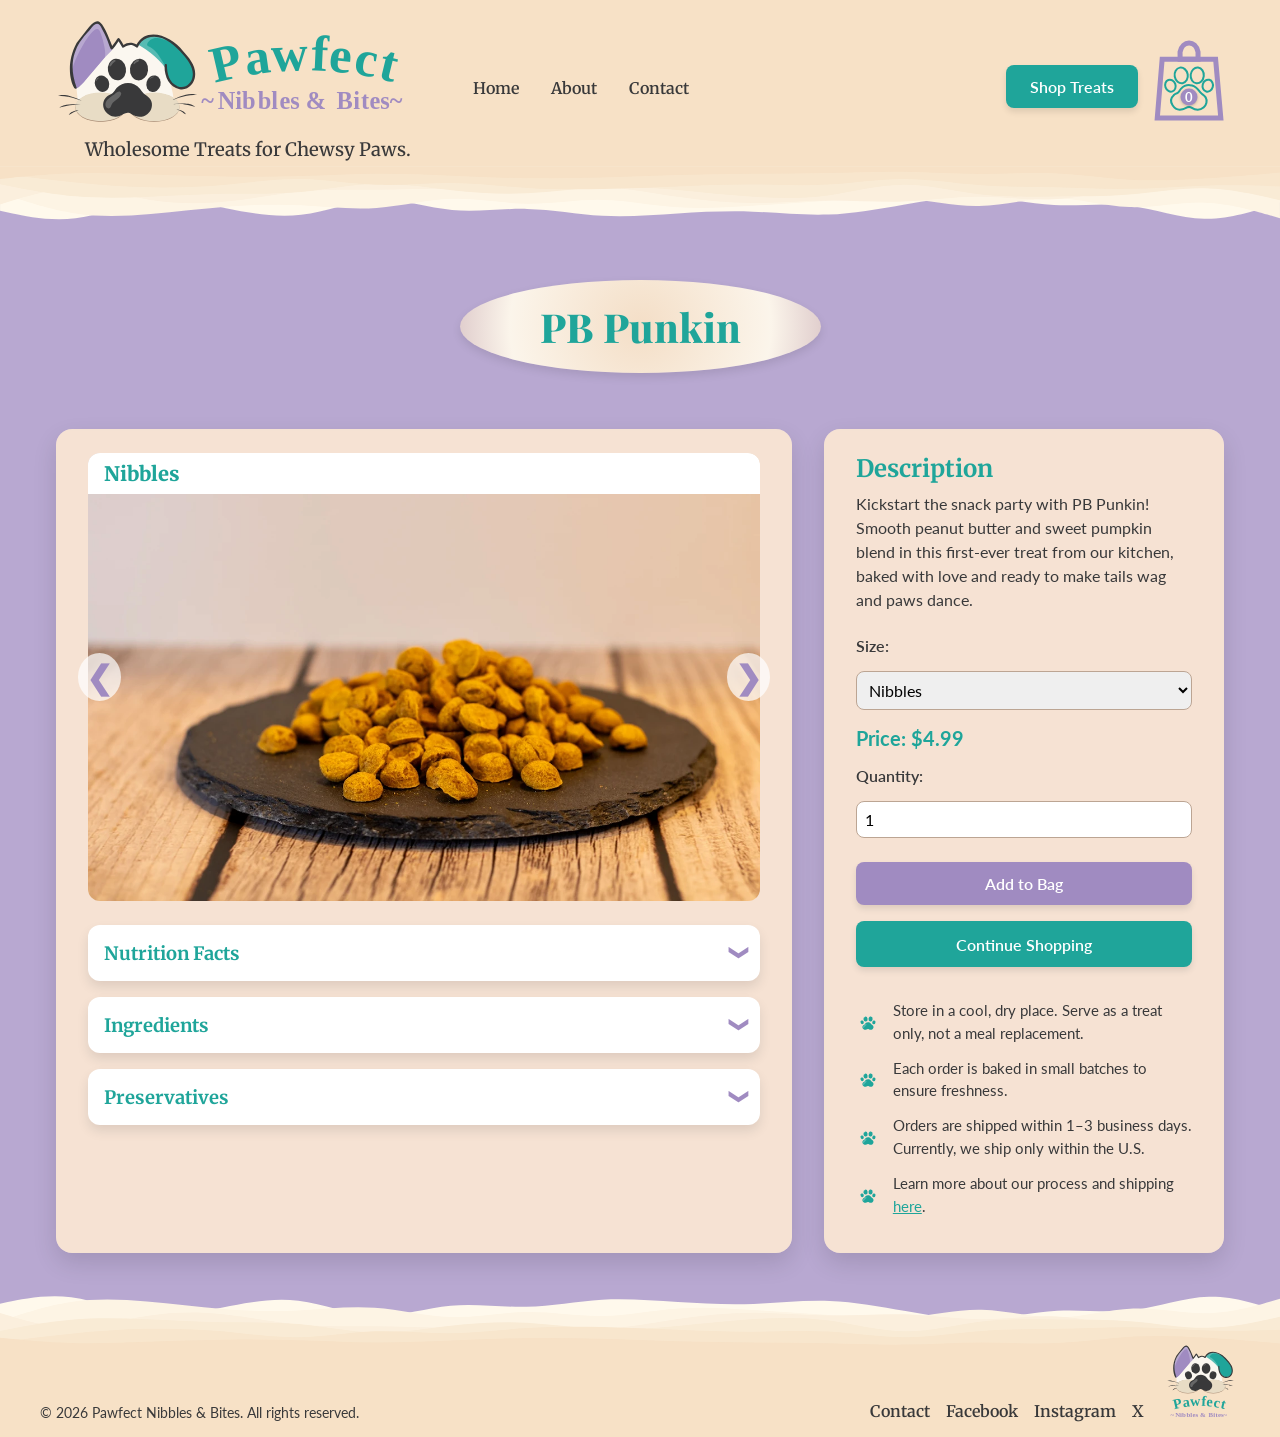
<file: TreatPages/PNB_TP_PBPunkin.html>
<!DOCTYPE html>
<html lang="en">
  <head>
    <!--
    Pawfect Nibbles & Bites
    Internship Project
    
    Pawfect Nibbles & Bites
    Treats Page - PB Punkin

    Author:   Meghan Wilkerson
    Date:     2026-02-22

    Filename: PNB_TP_PBPunkin.html
   -->

    <meta charset="UTF-8" />
    <meta name="viewport" content="width=device-width, initial-scale=1.0" />
    <meta
      name="keywords"
      content="Pawfect Nibbles & Bites, pet treats, dog treats, cat treats, natural, allergy-friendly, allergy-sensitive"
    />
    <title>Pawfect Nibbles & Bites - PB Punkin</title>
    <!-- Google Fonts -->
    <link rel="preconnect" href="https://fonts.googleapis.com">
    <link rel="preconnect" href="https://fonts.gstatic.com" crossorigin>
    <link href="https://fonts.googleapis.com/css2?family=Lato:ital,wght@0,100;0,300;0,400;0,700;0,900;1,100;1,300;1,400;1,700;1,900&family=Merriweather:ital,opsz,wght@0,18..144,300..900;1,18..144,300..900&family=Nunito:ital,wght@0,200..1000;1,200..1000&family=Playfair+Display:ital,wght@0,400..900;1,400..900&display=swap" rel="stylesheet">

    <!-- CSS Style Sheets -->
    <link href="../CSS/PNB_Reset.css" rel="stylesheet" />
    <link href="../CSS/PNB_Fonts.css" rel="stylesheet" />
    <link href="../CSS/PNB_LayoutStyles.css" rel="stylesheet" />
    <link href="../CSS/PNB_TreatPageStyles.css" rel="stylesheet" />
    <!-- JavScript Files -->
    <script src="../JS/PNB_SideNav.JS" defer></script>
    <script src="../JS/PNB_Pawprints.JS" defer></script>
    <script src="../JS/PNB_CartCounter.JS" defer></script>
    <script src="../JS/PNB_TreatSlideshow.JS" defer></script>
    <script src="../JS/PNB_TreatData.JS" defer></script>
    <script src="../JS/PNB_TreatPage.JS" defer></script>
  </head>

  <body>
    <!-- Header with slogan, mainNav, and shopping button/cart -->
    <header id="header">

      <div class="headerContent">

        <!-- Mobile Hamburger Button -->
        <span class="mobileHambBtn" onclick="openNav()">&#9776;</span>

        <!-- Logo & Slogan -->
        <div class="leftHead">
          <a href="../index.html" class="logoLink">
            <img src="../Graphics/Logos/LandscapeLogo2.svg"
                alt="Pawfect Nibbles & Bites"
                class="logo">
          </a>
          <div class="slogan">
            <h2>Wholesome Treats for Chewsy Paws.</h2>
          </div>
        </div>

        <!-- Mobile Cart Button -->
        <a href="../PNB_Cart.html" class="mobileCartBtn cartBtn">
          <img src="../Graphics/ShoppingBag.svg" alt="Shopping Cart">
          <span class="cartCount">0</span>
        </a>

        <!-- Main Navigation -->
        <nav class="mainNav">
          <ul>
            <li><a href="../index.html">Home</a></li>
            <li><a href="../PNB_About.html">About</a></li>
            <li><a href="../PNB_Contact.html">Contact</a></li>
          </ul>
        </nav>

        <!-- Shop and Cart Buttons -->
        <div class="rightHead">
          <div class="shopWrapper">
            <a href="../PNB_Shop.html" class="shopBtn">
              Shop<span class="hideWhenSmall"> Treats</span>
            </a>
          </div>

          <a href="../PNB_Cart.html" class="cartBtn">
            <img src="../Graphics/ShoppingBag.svg" alt="Shopping Cart">
            <span class="cartCount">0</span>
          </a>
        </div>

      </div>

      <div class="divider headerWave"></div>

    </header>

      <!-- Side Navigation for Small Screens -->
      <div id="sideNav" class="sideNav">        
        <a href="javascript:void(0)" class="closebtn" onclick="closeNav()">&times;</a>

        <div class="linkGroup">
          <a href="../PNB_Cart.html" class="cartBtn">
            <img src="../Graphics/ShoppingBag.svg" alt="Shopping Cart">
            <span class="cartCount">0</span>
          </a>

          <a href="../index.html">Home</a>
          <a href="../PNB_About.html">About</a>
          <a href="../PNB_Contact.html">Contact</a>
          <a href="../PNB_Shop.html" class="shopBtn">Shop Treats</a>  
        </div>      
      </div>
      
    <!-- Main Content -->
    <main id="content">
      <!-- Treat Name -->
      <h1 class="treatPageHeader" data-id="pbPunkin">PB Punkin</h1>

      <!-- Two-column wrapper -->
      <div class="treatPageContent">

        <!-- Left Column -->
        <div class="treatLeftColumn">

          <!-- Photo Gallery -->
          <div class="treatPhotoGallery">

            <div class="fade" data-size="nibbles">
              <img src="../Graphics/Treats/Nibbles_PBPunkin.webp" style="width:100%" alt="PB Punkin Nibbles">
              <div class="text">Nibbles</div>
            </div>

            <div class="fade" data-size="nibbles">
              <img src="../Graphics/Treats/Nibbles_PBPunkin2.webp" style="width:100%" alt="PB Punkin Nibbles">
              <div class="text">Nibbles</div>
            </div>

            <div class="fade" data-size="nibbles">
              <img src="../Graphics/Treats/Nibbles_PBPunkin3.webp" style="width:100%" alt="PB Punkin Bones Nibbles">
              <div class="text">Nibbles &#40;Bones&#41;</div>
            </div>

            <div class="fade" data-size="bites">
              <img src="../Graphics/Treats/Bites_PBPunkin.webp" style="width:100%" alt="PB Punkin Bites">
              <div class="text">Bites</div>
            </div>

            <div class="fade" data-size="chews">
              <img src="../Graphics/Treats/Chews_PBPunkin.webp" style="width:100%" alt="PB Punkin Chews">
              <div class="text">Chews</div>
            </div>

            <div class="fade" data-size="chomps">
              <img src="../Graphics/Treats/TreatPhotosComingSoon.png" style="width:100%" alt="Photos Coming Soon">
              <div class="text">Chomps</div>
            </div>

            <!-- Next and previous buttons -->
            <a class="prev" onclick="plusSlides(-1)">&#10094;</a>
            <a class="next" onclick="plusSlides(1)">&#10095;</a>

          </div>

          <!-- Nutrition Facts -->
          <details class="treatDetails">
            <summary>Nutrition Facts<span class="summaryArrow">&#10094;</span></summary>
            <ul>
              <li><span class="bold">Calories:</span> X%</li>
              <li><span class="bold">Fat:</span> X%</li>
              <li><span class="bold">Fiber:</span> X%</li>
              <li><span class="bold">Moisture:</span> X%</li>
            </ul>
          </details>

          <!-- Ingredients -->
          <details class="treatDetails">
            <summary>Ingredients<span class="summaryArrow">&#10094;</span></summary>
            <p>Oat flour, peanut butter, pumpkin puree.</p>
          </details>

          <!-- Preservatives -->
          <details class="treatDetails">
            <summary>Preservatives<span class="summaryArrow">&#10094;</span></summary>
            <p>Potassium sorbate, vitamin e oil (mixed tocopherols).</p>
          </details>

          <!-- Paw Trail -->
          <div class="pawTrail">
            <img src="../Graphics/Pawprints/PurplePawprint.svg" alt="Purple Pawprint" class="pawprint">
            <img src="../Graphics/Pawprints/BlackPawprint.svg" alt="Black Pawprint" class="pawprint">
            <img src="../Graphics/Pawprints/TealPawprint.svg" alt="Teal Paw Pawprint" class="pawprint">
          </div>

        </div> 

        <!-- Right Column -->
        <div class="treatRightColumn">

          <!-- Description -->
          <div class="treatDescription">
            <h2>Description</h2>
            <p>Kickstart the snack party with PB Punkin! Smooth peanut 
                butter and sweet pumpkin blend in this first-ever treat 
                from our kitchen, baked with love and ready to make tails 
                wag and paws dance.</p>
          </div>

          <!-- Size & Quantity -->
          <div class="treatPurchaseOptions">

            <label for="treatSize">Size:</label>
            <select id="treatSize">
              <option value="nibbles">Nibbles</option>
              <option value="bites">Bites</option>
              <option value="chews">Chews</option>
              <option value="chomps">Chomps</option>
            </select>

            <!-- Price -->
            <div class="treatPriceSection">
              <span>Price:</span>
              <span id="treatPrice">$0.00</span>
            </div>

            <!-- Quantity -->
            <label for="treatQuantity">Quantity:</label>
            <input type="number" id="treatQuantity" min="1" value="1">

            <!-- Add to Cart -->
            <button id="addToCartBtn">Add to Bag</button>

            <!-- Continue Shopping -->
            <a href="../PNB_Shop.html" class="continueBtn">Continue Shopping</a>

            <!-- Notes -->
            <div class="treatNotes">
              <ul class="pawBulletList">
                <li><span>Store in a cool, dry place. Serve as a treat only, not a meal replacement.</span></li>
                <li><span>Each order is baked in small batches to ensure freshness.</span></li>
                <li><span>Orders are shipped within 1–3 business days. Currently, we ship only within the U.S.</span></li>
                <li><span>Learn more about our process and shipping <a href="../PNB_About.html#orderProcess">here</a>.</span></li>
              </ul>
            </div>

          </div>

        </div> 

      </div> 

    </main>


    <!-- Footer -->
    <footer id="footer">

      <div class="divider footerWave"></div>
      
      <div class="footerContent">
        <div class="footerLeft">
          <p>&copy; 2026 Pawfect Nibbles & Bites. All rights reserved.</p>
        </div>

        <div class="footerRight">
          <div class="contactLinks">
            <a href="../PNB_Contact.html">Contact</a>
            <a href="#">Facebook</a>
            <a href="#">Instagram</a>
            <a href="#">X</a>
          </div>

          <a href="../index.html" class="footerLogo">
            <img src="../Graphics/Logos/PortraitLogo.svg" alt="Pawfect Nibbles & Bites">
          </a>
        </div>
      </div>
    </footer>

  </body>
</html>
</file>
<file: CSS/PNB_Fonts.css>
/*
    Pawfect Nibbles & Bites
    Internship Project
    
    Pawfect Nibbles & Bites
    Font Styles

    Author:  Meghan Wilkerson
    Date:    2025-12-29

    Filename: PNB_Fonts.html
*/

/* ===========
   Font Styles
   =========== */

.font-logo {
  font-family: "Playfair Display", serif;
  font-weight: 400;
  font-style: normal;
}

.font-logo-bold {
  font-family: "Playfair Display", serif;
  font-weight: 700;
  font-style: normal;
}

.font-logo-italic {
  font-family: "Playfair Display", serif;
  font-weight: 400;
  font-style: italic;
}

.font-heading {
  font-family: "Merriweather", serif;
  font-weight: 400;
  font-style: normal;
  font-variation-settings: "wdth" 100;
}

.font-heading-bold {
  font-family: "Merriweather", serif;
  font-weight: 700;
  font-style: normal;
}

.font-body {
  font-family: "Lato", sans-serif;
  font-weight: 400;
  font-style: normal;
}

.font-body-bold {
  font-family: "Lato", sans-serif;
  font-weight: 700;
  font-style: normal;
}

.font-body-italic {
  font-family: "Lato", sans-serif;
  font-weight: 400;
  font-style: italic;
}

.font-accent {
  font-family: "Nunito", sans-serif;
  font-weight: 400;
  font-style: normal;
}

.font-accent-bold {
  font-family: "Nunito", sans-serif;
  font-weight: 700;
  font-style: normal;
}

.font-accent-italic {
  font-family: "Nunito", sans-serif;
  font-weight: 400;
  font-style: italic;
}
</file>
<file: CSS/PNB_LayoutStyles.css>
/*
    Pawfect Nibbles & Bites
    Internship Project
    
    Pawfect Nibbles & Bites
    Layout Styles and CSS

    Author:  Meghan Wilkerson
    Date:    2025-12-29

    Filename: PNB_LayoutStyles.html
*/

/* =============
   Global Styles
   ============= */

/* Layout */

html, body {
  height: 100%;
  margin: 0;
}

body {
  background-color: #b8a8d1;
  display: flex;
  flex-direction: column;
}

main {
  flex: 1;
}


/* Typography */

html {
  font-family: "Lato", sans-serif;
  font-weight: 400;
  font-style: normal;
  color: #39393A;
}

h1, h2, h3,h4, h5, h6 {
  font-family: "Merriweather", serif;
  font-weight: 700;
}

.boldText {
  font-weight: 700; 
}


/* =============
   Header Styles
   ============= */

header {
  position: relative;
  min-height: 200px;
  background-color: #f7e1c6;
  display: flex;
  flex-direction: column;
  padding: 1rem 0;
}

.headerContent {
  width: 100%;
  max-width: 1200px;
  margin: 0 auto;
  display: flex;
  align-items: center;
  gap: 2rem;
  padding: 0 1rem;
  flex-wrap: wrap;
  z-index: 1; 
}

/* Divider wave at bottom */
.divider.headerWave {
  position: absolute;
  left: 0;
  bottom: 0;

  width: 100%;
  aspect-ratio: 1200 / 80;

  background-image: url('../Graphics/Backgrounds/HeaderWave.svg');
  background-repeat: no-repeat;
  background-position: bottom center;
  background-size: cover;

  transform: translateY(60%); 
  pointer-events: none;
}


/* Left Head (Logo and Slogan) */

.leftHead {
  display: flex;
  flex-direction: column;
  align-items: center;

  gap: 0.1rem;
  margin-right: auto;
}

.logoLink {
  display: block;
  height: 120px;
}

.logo {
  height: 100%;
  width: auto;
}

.slogan h2 {
  font-size: 1.15rem;
  font-weight: 500;
}


/* Main Navigation */

.mainNav {
  display: flex; 
  flex: 1; 
}

.mainNav ul {
  display: flex;
  gap: 2rem;

  list-style: none;
  font-family: "Merriweather", serif;
  font-weight: 600;
}

.mainNav a {
  display: inline-block;
  text-decoration: none;

  color: #39393A;
  font-weight: 600 ;

  transition: transform 0.2s ease, text-decoration 0.2s ease;
}

.mainNav a:hover {
  transform: scale(1.05);
  text-decoration: underline;

  color: #A08BC1;  
}

/* Right Head */

.rightHead {
  display: flex;
  align-items: center;
  gap: 1rem;
  flex-wrap: nowrap;
}

/*  Shop Button  */

.shopBtn {
  position: relative;
  cursor: pointer;

  padding: 0.75rem 1.5rem;
  border-radius: 8px;

  background-color: #1FA59A;
  color: white;

  font-size: 1rem;
  font-weight: 600;

  box-shadow: 0 4px 6px rgba(0,0,0,0.1);
  transition: all 0.25s ease;

  display: inline-block;
  position: relative;
  overflow: hidden;  
}

.shopBtn:hover {
  transform: scale(1.1);

  font-weight: 700;
  box-shadow: 0 6px 10px rgba(0,0,0,0.15);
}

.shopBtn::after {
  content: '';
  position: absolute;
  top: -50%;
  left: -50%;

  width: 200%;
  height: 200%;

  background: rgba(255,255,255,0.15);

  transform: rotate(25deg) translateX(-100%);
  transition: all 0.5s ease;
}

.shopBtn:hover::after {
  transform: rotate(25deg) translateX(100%);
}

.hideWhenSmall {
  display: inline; 
}

/*  Cart Button  */

.cartBtn {
  position: relative;
  display: inline-block;
  padding: 0;
  border: none;
  background: none;
  cursor: pointer;
  width: 70px;    
  height: auto;
  margin-top: -1rem;
}

.cartBtn img {
  width: 100%;
  height: 100%;
  display: block;
}

.cartBtn .cartCount {
  position: absolute;
  top: 71%;
  left: 50%;
  transform: translate(-50%, -50%);

  min-width: 17px;       
  height: 17px;
  padding: 0 4px;        
  font-size: 0.8rem;     
  font-weight: 700;
  font-family: "Lato", sans-serif;
  color: white;

  display: flex;
  justify-content: center;
  align-items: center;

  background-color: #A08BC1;
  border-radius: 50%;
  box-shadow: 0 1px 3px rgba(0,0,0,0.2);
  line-height: 1;
  white-space: nowrap;   
}

/* Mobile Buttons */

.mobileHambBtn,
.mobileCartBtn {
  display: none;
}


/* ==================
   SideBar Navigation
   ================== */

.sideNavOpen .mobileHambBtn {
  display: none;
}

.sideNav {
  position: fixed;
  top: 0;
  left: 0;
  z-index: 1000;

  display: flex;
  flex-direction: column;
  align-items: center;

  height: 100%;
  width: 0;
  padding-top: 2rem;

  background-color: #f7e1c6;
  box-shadow: 4px 0 12px rgba(0,0,0,0.1);

  overflow-x: hidden;
  transition: width 0.3s ease-in-out;
}

.sideNav a {
  display: block;

  padding: 12px 16px;

  font-size: 1.2rem;
  font-family: "Merriweather", serif;
  font-weight: 600;
  color: #39393A;

  text-decoration: none;
}

/* SideBar Close button */
.sideNav .closebtn {
  position: absolute;
  top: 8px;
  right: 12px;

  font-size: 2rem;
  color: #39393A;

  cursor: pointer;
}

.sideNav .linkGroup {
  display: flex;
  flex-direction: column;
  align-items: center;
  margin-top: 3rem; 
}

/* Sidebar Button: Shop */
.sideNav .shopBtn {
  display: block;

  margin: 12px 16px;
  padding: 0.5rem 1rem;

  font-weight: 600;
  text-align: center;

  background-color: #1FA59A;
  color: white;
  border-radius: 8px;
}

/* Sidebar Button: Cart */

.sideNav .cartBtn {
  position: relative;      
  display: flex;
  align-items: center;
  justify-content: center;

  width: 50px;              
  height: 50px;
  margin-bottom: 1rem;     
  padding: 0;
  border: none;
  background: none;
  cursor: pointer;
}

.sideNav .cartBtn img {
  width: 100%;
  height: auto;
  display: block;             
}

.sideNav .cartBtn .cartCount {
  position: absolute;
  left: 50%;
  transform: translate(-50%, -50%);

  min-width: 12px;
  height: 12px;
  padding: 0 3px;
  font-size: 0.65rem;
  font-weight: 700;
  font-family: "Lato", sans-serif;
  color: white;

  display: flex;
  justify-content: center;
  align-items: center;

  background-color: #A08BC1;
  border-radius: 50%;
  box-shadow: 0 1px 2px rgba(0,0,0,0.2);
  line-height: 1;
  white-space: nowrap;
}



/* =============
   Footer Styles
   ============= */

footer {
  position: relative;
  min-height: 120px;          
  background-color: #f7e1c6;
  display: flex;
  justify-content: space-between;
  align-items: flex-end;
  padding: 1rem;              
}

.footerContent {
  display: flex;
  justify-content: space-between;
  width: 100%;
  max-width: 1200px;
  margin: 0 auto;
  align-items: flex-end;
  gap: 2rem;
  z-index: 1;                
}

/* Wave at the top of the footer */
.divider.footerWave {
  position: absolute;
  left: 0;
  top: 0;

  width: 100%;
  aspect-ratio: 1200 / 80;

  background-image: url('../Graphics/Backgrounds/FooterWave.svg');
  background-repeat: no-repeat;
  background-position: top center;
  background-size: cover;

  transform: translateY(-60%);
  pointer-events: none;
}

.footerLeft p {
  font-family: "Lato", sans-serif;
  font-size: 0.85rem;
  color: #39393A;
  margin: 0;
}

.footerRight {
  display: flex;
  align-items: center;
  gap: 1rem;
}

.footerLogo img {
  display: block;

  height: 80px;
  width: auto;
}

/* Footer Links */

.contactLinks {
  display: flex;
  align-self: flex-end;
  gap: 1rem;
}

.contactLinks a {
  display: inline-block;

  font-family: "Merriweather", serif;
  font-weight: 600;
  color: #39393A;

  text-decoration: none;
  transition: transform 0.2s ease, text-decoration 0.2s ease;
}

.contactLinks a:visited,
.contactLinks a:active,
.contactLinks a:focus {
  color: #39393A;
}

.contactLinks a:hover {
  transform: scale(1.05);
  text-decoration: underline;

  color: #A08BC1;
}

/* ======================
   Responsive Adjustments
   ====================== */

  
@media (max-width: 1050px) {
  .hideWhenSmall {
    display: none;
  }
}

@media (max-width: 925px) {

  .mainNav,
  .rightHead {
    display: none;
  }

  .mobileHambBtn {
    display: block;

    position: absolute;
    top: 0.8rem;
    left: 0.8rem;
    z-index: 1100;

    font-size: 2rem;
  }

   .mobileCartBtn {
    display: inline-block;
    position: absolute;   
    top: 1.5rem;          
    right: 1.5rem;        
    width: 45px;
    height: 45px;
    padding: 0;
    border: none;
    background: none;
    cursor: pointer;
    z-index: 1100;        
  }

  .mobileCartBtn img {
    width: 100%;
    height: auto;
    display: block;
  }

  .mobileCartBtn .cartCount {
    position: absolute;
    top: 80%;             
    left: 50%;
    transform: translate(-50%, -50%);
    min-width: 12px;
    height: 12px;
    padding: 0 3px;
    font-size: 0.65rem;
    font-weight: 700;
    font-family: "Lato", sans-serif;
    color: white;

    display: flex;
    justify-content: center;
    align-items: center;

    background-color: #A08BC1;
    border-radius: 50%;
    box-shadow: 0 1px 2px rgba(0,0,0,0.2);
    line-height: 1;
    white-space: nowrap;
  }

  .headerContent {
    display: flex;
    justify-content: center;
    align-items: center;
    gap: 1.5rem;
 
    transform: none;
  }

  .logoLink {
    height: 100px;
  }

  .logo {
    height: 100%;
    width: auto;
  }

  .leftHead {
    display: flex;
    flex-direction: column;
    align-items: center;
    gap: 0.2rem;

    margin: 0;
    padding: 0;
  }

  .slogan h2 {
    margin: -0.5rem;

    font-size: 1rem;
    text-align: center;
  }

  .footerLogo {
  display: none;
  }

  .footerContent {
    display: flex;
    flex-direction: column;
    align-items: center;
    padding: 1rem;
    gap: 0.5rem;
  }

  .footerRight {
    order: 1;
    display: flex;
    justify-content: center;
    flex-wrap: wrap;
    gap: 1rem;
  }

  .contactLinks {
    display: flex;
    justify-content: center;
    flex-wrap: wrap;
    gap: 1rem;
  }

   .contactLinks a {
    color: #A08BC1;
  }

  .footerLeft {
    order: 2;
    width: 100%;
    text-align: center;
    margin-top: 1rem;
  }

  .divider.headerWave {
    transform: translateY(55%); 
  }

  .divider.footerWave {
    transform: translateY(-75%);
  }
}

@media (max-width: 700px) {


  .leftHead {
   padding-top: 2.5rem;
  }  
}

@media (max-width: 500px) {
  .headerContent {
    max-width: 100%;
    margin: 0;
    padding: 0.25rem;              
    flex-direction: column;
    align-items: stretch;     
    gap: 0;                   
  }

  .slogan h2 {
    font-size: 0.9rem;
    margin: 0.25rem 0 0 0;
    text-align: center;
  }

 footer {
    min-height: auto;       
    display: block;        
    padding: 0;             
  }

  .footerContent {
    width: 100%;
    margin: 0;
    padding: 0.5rem;        
    display: block;         
  }

  .contactLinks {
    margin-top: .5rem;  
  }

}
</file>
<file: CSS/PNB_IndexStyles.css>
/*
    Pawfect Nibbles & Bites
    Internship Project
    
    Pawfect Nibbles & Bites
    Index Styles and CSS

    Author:  Meghan Wilkerson
    Date:    2025-12-29

    Filename: PNB_IndexStyles.html
*/

/* ===========
   Body Styles
   =========== */

/* --- Intro Section --- */
.intro {
  display: flex;
  flex-direction: row;
  flex-wrap: nowrap;
  justify-content: space-between;
  align-items: flex-start;
  gap: 2rem;
  max-width: 1200px;
  margin: 0 auto;
  padding: 5rem 1rem;
}

/* --- Left Column (Text) --- */
.introLeft {
  flex: 1 1 45%;
  min-width: 280px;
  display: flex;
  flex-direction: column;
  gap: 2rem;
}

.introText {
  text-align: center;
}

.introText h2 {
  font-family: "Playfair Display", serif;
  font-weight: 800;
  font-size: 2.5rem;
  color: #1fa59a;
  position: relative;
  display: inline-block;
  padding: 0.35em 2em 0.5em;
  line-height: 1.2;
  margin: 0 0 1.5rem;
  z-index: 1;
  background: radial-gradient(circle, 
            rgba(247,225,198,0.95) 0%,   
            rgba(255,249,236,0.95) 70%,   
            rgba(247,225,198,0.6) 100%);
  border-radius: 50% / 50%;
  box-shadow: 0 4px 10px rgba(0,0,0,0.1);
}

.introText p {
  font-family: "Lato", sans-serif;
  font-size: 1.1rem;
  line-height: 1.7;
  color: #39393a;
  margin-bottom: 1rem;
}

/* --- Index Slideshow --- */
.indexSlideshow {
  flex: 1 1 55%;
  max-width: 650px;
  border-radius: 12px;
  overflow: hidden;
  display: flex;
  flex-direction: column;
  height: 400px;
  box-shadow: 0 10px 25px rgba(0, 0, 0, 0.1),
              0 0 0 1px rgba(255, 255, 255, 0.1) inset;
  position: relative;
  background-color: #fdf8f1; 
}

/* --- Slides Wrapper --- */
.indexSlidesWrapper {
  position: relative;
  flex: 1 1 auto;
  width: 100%;
  height: 100%;
}

/* Each slide */
.indexSlidesWrapper figure {
  margin: 0;
  position: absolute;
  inset: 0; 
}

/* Images */
.indexSlidesWrapper img {
  position: absolute; 
  width: 100%;
  height: 100%;
  object-fit: cover;
  opacity: 0;
  transition: opacity 0.5s ease-in-out;
}

.indexSlidesWrapper img.active {
  opacity: 1;
}

/* --- Control Bar --- */
.slideshowControls {
  flex-shrink: 0;
  display: flex;
  justify-content: space-between;
  align-items: center;
  background-color: #fff;
  padding: 0.25rem 0.75rem;
  border-top: 1px solid #ddd;
}

/* Caption (left side) */
.slideCaption {
  font-family: "Lato", sans-serif;
  font-size: 0.95rem;
  color: #39393A;
  font-weight: 600;
}

/* Buttons (right side) */
.slideButtons {
  display: flex;
  gap: 0.5rem;
}

.slideshowControls button {
  cursor: pointer;
  font-size: 1rem;
  padding: 0.25rem 0.5rem;
  border-radius: 6px;
  border: 1px solid #ccc;
  background-color: #fdf8f1;
  color: #1fa59a;
  font-weight: 700;

  display: flex;
  justify-content: center;
  align-items: center;
  line-height: 1;

  transition: background 0.2s ease, transform 0.2s ease;
}

.slideshowControls button:hover {
  background-color: #1fa59a;
  color: #fff;
  transform: scale(1.05);
}

/* --- Pillars Banner --- */  
.pillars {
  display: flex;
  flex-direction: column;
  justify-content: center;
  align-items: center;
  text-align: center;
  position: relative;
  overflow: visible;
  isolation: isolate;
  min-height: 150px;
  padding: 1rem 0;
  background-color: #f7e1c6;
}

/* --- Pillars Waves --- */

.divider.pillarWaveTop, 
.divider.pillarWaveBottom {
  position: absolute;
  left: 0;
  width: 100%;
  height: 80px;  
  background-repeat: no-repeat;
  background-size: cover;
  pointer-events: none;
}

.divider.pillarWaveTop {
  top: 0;
  transform: translateY(-55%);
  background-image: url('../Graphics/Backgrounds/FooterWave.svg');
  background-position: bottom center;
}

.divider.pillarWaveBottom {
  bottom: 0;
  transform: translateY(55%);
  background-image: url('../Graphics/Backgrounds/HeaderWave.svg');
  background-position: top center;
}
.pillarBannerContainer {
  display: flex;
  gap: 2rem;
  flex-wrap: wrap;
  max-width: 1200px;
  margin: 0 auto;
}

.pillarBanner {
  display: flex;
  align-items: center;
  gap: 1rem;
  position: relative;
  padding: 0 1.5rem;
  flex: 1 1 150px;
}

.pillarBanner:not(:last-child)::after {
  content: '';
  position: absolute;
  top: 10%;
  right: 0;
  width: 1px;
  height: 80%;
  background-color: #39393A;
}

/* Pawprint Icon */
.pillarPawprint {
  flex-shrink: 0;
  margin-top: 0.25rem;
  width: 60px;
  height: auto;
}

.pillarBanner h3 {
  font-family: "Merriweather", serif;
  font-weight: 700;
  font-size: 1.1rem;
  line-height: 1.3;
  text-align: center;
  margin: 0;
  color: #39393A;
}

/* --- Treat Category Cards --- */  
.treatCategories {
  display: flex;
  flex-wrap: wrap;
  justify-content: center;
  gap: 2rem;
  padding: 0 1.5rem;
  max-width: 1200px;
  margin: 5rem auto;
}

.treatCard {
  display: flex;
  flex-direction: column;
  align-items: center;
  text-align: center;
  overflow: hidden;
  flex: 1 1 260px;
  max-width: 260px;
  padding: 1rem 1rem 1.5rem;
  background-color: #fdf8f1;
  border-radius: 12px;
  box-shadow: 0 4px 12px rgba(0, 0, 0, 0.08);
  transition: transform 0.3s ease, box-shadow 0.3s ease;
}

.treatCard img {
  width: 80%;
  height: auto;
  margin: 0 auto 1rem;
}

.treatInfo h4 {
  font-family: "Merriweather", serif;
  font-weight: 700;
  font-size: 1.5rem;
  line-height: 1.2;
  text-align: center;
  margin: 0.5rem 0 0.25rem;
  color: #A08BC1;
}

.treatInfo p {
  font-family: "Lato", sans-serif;
  font-weight: 400;
  font-size: 1rem;
  line-height: 1.5;
  text-align: center;
  margin: 0 0 1rem;
  color: #39393a;
}

.treatCard .shopText {
  display: inline-block;
  margin-top: auto;
  background-color: #1FA59A;
  color: white;
  font-size: 1rem;
  font-weight: 600;
  padding: 0.5rem 1rem;
  border-radius: 8px;
}

.treatCard:hover {
  transform: translateY(-6px) scale(1.03);
  box-shadow:
    0 14px 32px rgba(0, 0, 0, 0.15),
    0 0 0 1px rgba(255, 255, 255, 0.08) inset;
}

/* ======================
   Responsive Adjustments
   ====================== */

@media (max-width: 1060px) {
  .treatCard {
    flex: 1 1 calc(50% - 2rem);
    max-width: none;
  }

  .treatCategories {
    gap: 2rem; 
    margin-top: 4rem; 
    margin-bottom: 4rem;
  } 
}

@media (max-width: 1024px) {
  .indexSlideshow img {
    max-height: 400px;
    object-fit: cover;
  }
}

@media (max-width: 950px) {
  .intro {
    flex-direction: column;
    align-items: center;
    text-align: center;
    gap: 1rem; 
  }

  .introLeft,
  .indexSlideshow {
    flex: 1 1 100%;
    max-width: 650px; 
    width: 100%;
  }

  .indexSlideshow {
    margin-top: 1rem; 
    margin-bottom: 1rem; 
  }

  .indexSlidesWrapper {
    width: 100%;
    aspect-ratio: 16 / 9;
  }

  .indexSlidesWrapper img {
    width: 100%;
    height: 100%;
    object-fit: cover;
  }
}

@media (max-width: 815px) {
  .intro {
    flex-direction: column;
    align-items: center;
    text-align: center;
  }

  .introLeft,
  .indexSlideshow {
    flex: 1 1 100%;
    max-width: 100%;
  }

  .introText {
    align-items: center;
    text-align: center;
  }

  .indexSlideshow {
    margin: 2rem auto 0;
  }

  .indexSlideshow img {
    max-height: 450px;
    object-fit: cover;
  }

  .indexSlideshow figcaption {
    font-size: 0.95rem;
    bottom: 5px;
  }

  .pillars {
    flex-direction: column;
    justify-content: flex-start; 
    align-items: center;
    text-align: center;
    padding: 0;
    height: auto; 
  }

  .pillarBannerContainer {
    flex-direction: column;
    align-items: stretch;
    gap: 1rem;
  }

  .pillarBanner {
    flex: 1 1 100%;
    align-items: center;
    justify-content: flex-start;
    gap: 1rem;
    padding: 0.5rem 0.5rem; 
  }

  .pillarBanner::after {
    display: none;
  }

  .pillarBanner + .pillarBanner::before {
    content: '';
    position: absolute;
    top: 0;              
    left: 0;              
    width: 100%;          
    height: 1px;
    background-color: #39393A;
    transform: translateY(-50%); 
  }

  .pillarPawprint {
    width: 40px; 
    margin-top: 0;
  }

  .pillarBanner h3 {
    font-size: 1rem;
    line-height: 1.3;
    text-align: center;
  }

  .divider.pillarWaveTop {
    transform: translateY(-75%); 
  }

  .divider.pillarWaveBottom {
    transform: translateY(75%);  
  }
}


@media (max-width: 500px) {
  .treatCard {
    flex: 1 1 100%;
  }

  .treatCard img {
    width: 90%;
  }

  .indexSlideshow img {
    max-height: 350px;
  }

  .indexSlideshow figcaption {
    font-size: 0.85rem;
    padding: 0.4rem 0.8rem;
  }

  .divider.pillarWaveTop {
    transform: translateY(-85%); 
  }

  .divider.pillarWaveBottom {
    transform: translateY(85%);  
  }
}
</file>
<file: CSS/PNB_AboutStyles.css>
/*
    Pawfect Nibbles & Bites
    Internship Project
    
    Pawfect Nibbles & Bites
    About Styles and CSS

    Author:  Meghan Wilkerson
    Date:    2026-01-09

    Filename: PNB_AboutStyles.css
*/

/* ==========
   Navigation
   ========== */

/* Jump Navigation */
.jumpNavWrapper {
  position: relative;
  display: inline-block;
  margin-right: 1rem;
}

.jumpNavBtn {
  position: relative;
  cursor: pointer;

  padding: 0.75rem 1.5rem;
  border-radius: 8px;

  background-color: #A08BC1;
  color: white;

  font-size: 1rem;
  font-weight: 600;

  box-shadow: 0 4px 6px rgba(0,0,0,0.1);
  transition: all 0.25s ease;

  overflow: hidden;
}

.jumpNavBtn:hover {
  transform: scale(1.05);
  font-weight: 700;
  box-shadow: 0 6px 10px rgba(0,0,0,0.15);
}

.jumpNavBtn::after {
  content: '';
  position: absolute;
  top: -50%;
  left: -50%;

  width: 200%;
  height: 200%;

  background: rgba(255,255,255,0.12);
  transform: rotate(25deg) translateX(-100%);
  transition: all 0.5s ease;
}

.jumpNavBtn:hover::after {
  transform: rotate(25deg) translateX(100%);
}

/* Dropdown Menu */
.jumpNavDropdown {
  display: none;
  position: absolute;
  top: 110%;
  left: 50%;
  transform: translateX(-50%);

  min-width: 220px;
  background: rgba(160, 139, 193, 0.95);
  box-shadow: 0 8px 16px rgba(0,0,0,0.2);
  border-radius: 8px;
  overflow: hidden;
  z-index: 1200;

  flex-direction: column;
  text-align: center;
}

.jumpNavDropdown a {
  display: block;
  padding: 0.75rem 1rem;
  color: white;
  font-weight: 600;
  text-decoration: none;
  transition: background 0.25s ease;
}

.jumpNavDropdown a:hover {
  background: rgba(255,255,255,0.15);
}

.jumpNavWrapper:hover .jumpNavDropdown {
  display: flex;
  flex-direction: column;
}

/* Jump + Shop Layout */
.jumpShopWrapper {
  display: flex;
  gap: 0.5rem;
  align-items: stretch;
}

.jumpNavWrapper,
.shopWrapper {
  flex: 1 1 auto;
  display: flex;
}

.jumpNavBtn,
.shopBtn {
  display: flex;
  justify-content: center;
  align-items: center;

  flex: 1;
  text-align: center;
  box-sizing: border-box;
}

/* ========
   Sections
   ======== */

section {
  width: 100%;
  margin: 0 auto;
  padding: 4rem 2rem;
  text-align: center;
}

.aboutStory {
  margin-top: 5rem;
}

.aboutClosing {
  margin-bottom: 5rem;
}

/* Section Background Themes */

.aboutStory { background-color: #b8a8d1; }
.treatPhilosophy { background-color: #57bbb3; }
.treatTasters { background-color: #f7e1c6; }
.behindTheScenes { background-color: #d3c6e8; }
.bloopersSection { background-color: #f7e1c6; }
.orderProcess { background-color: #57bbb3; }
.aboutClosing { background-color: #b8a8d1; }

/* Decorative Dividers */

.divider {
  width: 100%;
  aspect-ratio: 1200/80;
  background: no-repeat center;
  background-size: cover;
}

.wave1 { background-image: url('../Graphics/Backgrounds/Wave1.svg'); }
.wave2 { background-image: url('../Graphics/Backgrounds/Wave2.svg'); }
.wave3 { background-image: url('../Graphics/Backgrounds/Wave3.svg'); }
.wave4 { background-image: url('../Graphics/Backgrounds/Wave4.svg'); }
.wave5 { background-image: url('../Graphics/Backgrounds/Wave5.svg'); }
.wave6 { background-image: url('../Graphics/Backgrounds/Wave6.svg'); }

/* Adjustments */



/* ==========
   Typography
   ========== */

.aboutStory h2,
.behindTheScenes h2,
.aboutClosing h2 {
  font-size: 1.5rem;
  color: #1FA59A;
  text-decoration: underline;
  padding-bottom: 1rem;
}

.treatPhilosophy h2,
.orderProcess h2 {
  font-size: 1.5rem;
  color: #39393A;
  text-decoration: underline;
  padding-bottom: 1rem;
}

.treatTasters h2,
.bloopersSection h2 {
  font-size: 1.55rem;
  color: #a08bc1;
  text-decoration: underline;
  padding-bottom: 1rem;
}

h3 {
  font-size: 1.25rem;
  color: #a08bc1;
  margin-bottom: -0.75rem;
}

p,
figcaption {
  font-weight: 450;
  line-height: 1.35;
}

/* Content Containers */

.sectionContent {
  display: inline-block;
  max-width: 1200px;
  padding: 1.5rem 2rem;
  border-radius: 16px;

  background: rgba(255, 255, 255, 0.55);
  box-shadow: 0 10px 25px rgba(0, 0, 0, 0.12);
  backdrop-filter: saturate(110%) brightness(105%);
}

/* ===============
   Gallery Layouts
   =============== */

.tasterGrid,
.btsGallery,
.bloopersGallery {
  display: flex;
  flex-wrap: wrap;
  justify-content: center;
  gap: 2rem;
  padding: 0 1.5rem;
  max-width: 1200px;
  margin: 1rem auto;
}

.tasterCard,
.btsPhoto,
.bloopPhoto {
  display: flex;
  flex-direction: column;
  align-items: center;
  text-align: center;

  flex: 1 1 220px;
  max-width: 260px;
}

.tasterCard img,
.btsPhoto img,
.bloopPhoto img {
  width: 100%;
  border-radius: 12px;
  margin-bottom: 1.25rem;

  box-shadow:
    0 0px 18px rgba(0, 0, 0, 0.18),
    0 0px 36px rgba(184, 168, 209, 0.65),
    0 0 0 1px rgba(184, 168, 209, 0.45);

  transition: transform 0.3s ease, box-shadow 0.3s ease;
}

.tasterCard img:hover,
.btsPhoto img:hover,
.bloopPhoto img:hover {
  transform: scale(1.04);
}

/* Captions */
.tasterCard figcaption,
.btsPhoto figcaption,
.bloopPhoto figcaption {
  font-family: "Lato", sans-serif;
  font-size: 0.9rem;
  color: #39393A;

  background: rgba(255, 255, 255, 0.8);
  padding: 0.3rem 0.5rem;
  border-radius: 6px;
}

/* Back to Top */

.backToTopWrapper {
  display: flex;
  justify-content: center;
  margin-top: 2rem;
  margin-bottom: 1rem;
}

.backToTop {
  font-family: "Merriweather", serif;
  font-weight: 650;
  font-size: 0.9rem;

  color: #39393A;
  text-decoration: none;
  transition: all 0.2s ease;
}

.backToTop:hover {
  text-decoration: underline;
  color: #A08BC1;
  transform: scale(1.05);
}

/* ===============
   Side Navigation
   =============== */

.sideNav .linkGroup,
.sideNav .sideJumpGroup {
  display: flex;
  flex-direction: column;
  align-items: center;
  width: 100%;
  margin-top: 2rem;
}

.sideJumpGroup h3 {
  font-family: "Merriweather", serif;
  font-weight: 700;
  font-size: 1.2rem;
  color: #A08BC1;
  margin-bottom: 1rem;
}

.sideJumpGroup a {
  display: block;
  width: 80%;
  max-width: 220px;

  text-align: center;
  padding: 0.5rem 0;

  font-family: "Merriweather", serif;
  font-weight: 600;
  font-size: 1.1rem;

  color: #39393A;
  text-decoration: none;
}

/* ===================
   Decorative Elements
   =================== */

.pawTrail {
  display: flex;
  justify-content: center;
  gap: 0.5rem;
  margin-top: 1.5rem;
  opacity: 0.8;
}

.pawprint {
  width: 20px;
  transition: transform 0.3s ease;
}

/* =================
   Responsive Design
   ================= */

@media (max-width: 1200px) {
  .tasterCard,
  .btsPhoto,
  .bloopPhoto {
    flex: 1 1 calc(50% - 2rem);
    max-width: none;
  }
}

@media (max-width: 500px) {
  .tasterCard,
  .btsPhoto,
  .bloopPhoto {
    flex: 1 1 100%;
  }

  .tasterCard img,
  .btsPhoto img,
  .bloopPhoto img {
    width: 90%;
  }
}

@media (max-width: 1100px) {
  .jumpShopWrapper {
    flex-direction: column;
    gap: 0.5rem;
  }
}
</file>
<file: CSS/PNB_CartStyles.css>
/*
  Pawfect Nibbles & Bites
  Internship Project
  
  Pawfect Nibbles & Bites
  Cart Page Styles

  Author: Meghan Wilkerson
  Date: 2026-03-28

  Filename: PNB_CartStyles.css
*/

/* ======
   Layout
   ======*/

/* Cart Header */

.cartPage header {
    max-height: 200px;
    display: flex;
    flex-direction: column;
}

/* Cart Intro */

.cartIntro {
    margin-bottom: 2rem;
    text-align: center;
}

.cartIntro h2 {
    font-size: 2rem;
    font-weight: 600;
    margin-bottom: 0.5rem;
}

.cartIntro p {
    font-size: 1rem;
    color: #39393a;
    line-height: 1.5;
    max-width: 800px;
    margin: 0 auto;
}

/* Cart Wrapper */

#cartContent {
    display: flex;
    flex-direction: column;
    align-items: center;

    width: 90%;
    max-width: 1200px;

    margin: 5rem auto;
    padding: 2rem;

    background-color: #fff;
    border-radius: 1rem;
    box-shadow: 0 4px 10px rgba(0, 0, 0, 0.08);

    box-sizing: border-box;
}

.cartLayout {
    width: 100%;
    display: flex;
    justify-content: space-between;
    align-items: flex-start;
    gap: 2rem;
}

/* Cart Container */

#cartItemsContainer {
    flex: 1;
    min-width: 0;
}

#cartItemsContainer p {
    padding: 2rem 1rem;
    margin-left: 1rem;
    font-size: 1.1rem;
    color: #666;
    font-style: italic;
    text-align: left;
}

.checkoutSummary {
    width: 260px;
    flex: 0 0 260px;

    display: flex;
    flex-direction: column;
    gap: 1.4rem;

    padding: 1.25rem;

    background-color: #f9f9f9;
    border: 1px solid rgba(0,0,0,0.08);
    border-radius: 12px;
}

/* Cart Items */

.cartItem {
    display: grid;

    grid-template-columns:
        110px
        1.4fr
        110px
        90px
        110px
        90px;

    gap: 1rem;
    align-items: center;

    padding: 1.25rem 0;
    border-bottom: 1px solid rgba(0,0,0,0.1);
    width: 100%;
    box-sizing: border-box;
}

.cartItem img {
    width: 100%;
    max-width: 110px;
    border-radius: 0.5rem;
    object-fit: cover;
}

.cartItem .itemName {
    font-size: 1.15rem;
    font-weight: 500;
    white-space: normal;
}

.cartItem select {
    padding: 0.45rem;
    border-radius: 0.5rem;
    border: 1px solid #ccc;
    width: 100%;
}

.cartItem input[type="number"] {
    padding: 0.45rem;
    border-radius: 0.5rem;
    border: 1px solid #ccc;
    width: 70px;
    text-align: center;
}

.cartItem .itemPrice {
    font-weight: 600;
    font-size: 1.1rem;
    text-align: right;
    padding-right: 0.25rem;
}

.cartItem button.removeItem {
    background-color: #FF6B6B;
    color: #fff;
    border: none;
    padding: 0.45rem 0.6rem;
    border-radius: 0.5rem;
    cursor: pointer;

    justify-self: start;
    margin-left: 0.25rem;
}

/* Shipping Section */

.shippingSection {
    width: 100%;
    display: flex;
    flex-direction: column;
    gap: 0.5rem;
}

.shippingSection h3 {
    text-align: center;
    font-size: 1.5rem;
    font-weight: 600;
    margin: 0 0 0.25rem 0;
}

.shippingOption {
    width: 100%;
    display: flex;
    align-items: center;
    gap: 0.5rem;

    font-size: 0.9rem;
    color: #39393a;

    padding: 0.5rem 0.75rem;
    border-radius: 8px;
    cursor: pointer;
}

.shippingOption:hover {
    background-color: rgba(31, 165, 154, 0.08);
}

.shippingOption input[type="radio"] {
    accent-color: #1fa59a;
}

/* Cart Total */

.cartTotalSection {
    width: 100%;

    display: flex;
    flex-direction: column;
    gap: 0.65rem;

    padding-top: 1.1rem;
    border-top: 1px solid rgba(0,0,0,0.12);

    margin-top: 0.25rem;

    font-size: 1.05rem;
    font-weight: 600;
}

.cartTotalSection .totalRow {
    display: flex;
    justify-content: space-between;
    width: 100%;
    gap: 1rem;
}

.cartTotalSection .label {
    text-align: left;
}

.cartTotalSection .value {
    text-align: right;
    font-weight: 500;
    color: #555;
}

/* Actions */

.cartActionsWrapper {
    width: 100%;
    display: flex;
    flex-direction: column;
    gap: 0.75rem;
    align-items: center;
}

.checkoutBtnWrapper {
    width: 100%;
    display: flex;
    justify-content: center;
}

.checkoutBtn,
.clearCartBtn,
#paypal-button-container {
    width: 100%;
    max-width: 240px;
}

/* =======
   Buttons
   ======= */

.checkoutBtn,
.clearCartBtn {
    height: 46px;
    border-radius: 8px;

    font-size: 1rem;
    font-weight: 600;

    cursor: pointer;

    box-shadow: 0 4px 6px rgba(0,0,0,0.1);
    transition: all 0.25s ease;

    display: flex;
    align-items: center;
    justify-content: center;

    position: relative;
    overflow: hidden;
}

.checkoutBtn {
    background-color: #1FA59A;
    color: white;
    border: none;
}

.checkoutBtn:hover {
    transform: scale(1.05);
    box-shadow: 0 6px 10px rgba(0,0,0,0.15);
}

.clearCartBtn {
    background-color: transparent;
    color: #FF6B6B;
    border: 2px solid #FF6B6B;
}

.clearCartBtn:hover {
    transform: scale(1.05);
    background-color: #FF6B6B;
    color: white;
}

/* PayPal */

#paypal-button-container {
    display: flex;
    justify-content: center;
}

/* =====
   Toast
   ===== */

.toastOverlay {
    position: fixed;
    inset: 0;
    background: rgba(0,0,0,0.35);
    backdrop-filter: blur(6px);

    display: flex;
    justify-content: center;
    align-items: center;

    opacity: 0;
    pointer-events: none;
    transition: opacity 0.3s ease;
    z-index: 10000;
}

.toastOverlay.show {
    opacity: 1;
    pointer-events: all;
}

.cartToast {
    background: rgba(255,255,255,0.95);
    padding: 1.25rem 1.75rem;
    border-radius: 16px;

    display: flex;
    gap: 0.75rem;
    align-items: center;

    font-weight: 600;
    color: #1fa59a;

    box-shadow: 0 12px 30px rgba(0,0,0,0.2);
}

.toastPaw {
    width: 24px;
    height: 24px;
}

.toastCloseBtn {
    background: transparent;
    border: none;
    font-size: 1.2rem;
    cursor: pointer;

    margin-left: auto;
    color: #555;
    transition: color 0.2s ease;
}

.toastCloseBtn:hover {
    color: #1fa59a;
}

/* ======================
   Responsive Adjustments
   ====================== */

@media (max-width: 1150px) {
  .cartItem {
    display: grid;
    grid-template-columns: 100px minmax(0, 1fr);
    grid-template-rows: auto auto;
    column-gap: 1rem;
    row-gap: 0.5rem;
    align-items: center;
  }

  .cartItem img {
    grid-row: 1 / span 2;
    width: 100px;
  }

  .cartItem .itemName {
    grid-column: 2;
    font-size: 1.05rem;
    font-weight: 500;
    min-width: 0;
  }

  .cartItem select,
  .cartItem input,
  .cartItem .itemPrice,
  .cartItem button {
    grid-row: 2;
  }

  .cartItem select {
    justify-self: start;
  }

  .cartItem input[type="number"] {
    width: 60px;
    justify-self: start;
  }

  .cartItem .itemPrice {
    justify-self: center;
  }

  .cartItem button.removeItem {
    justify-self: end;
  }
}

@media (max-width: 950px) and (min-width: 751px) {
  .cartLayout {
    display: flex;
    flex-direction: row;
    align-items: flex-start;
    justify-content: center;
    gap: 1.5rem;
  }

  #cartItemsContainer {
    flex: 1;
    max-width: 650px;
    width: 100%;
  }

  .checkoutSummary {
    width: 300px;
    max-width: 300px;
    flex: 0 0 300px;
  }

  .cartItem {
    display: grid;
    grid-template-columns: 90px 1fr auto;
    grid-template-rows: auto auto auto;
    grid-template-areas:
      "img name name"
      "img size qty"
      "img price remove";
    column-gap: 0.5rem;
    row-gap: 0.5rem;
    align-items: center;
  }

  .cartItem img {
    grid-area: img;
    width: 90px;
  }

  .cartItem .itemName {
    grid-area: name;
    min-width: 0;
  }

  .cartItem select {
    grid-area: size;
    width: max-content;
    max-width: 100%;
    justify-self: start;
  }

  .cartItem input[type="number"] {
    grid-area: qty;
    width: 70px;
    justify-self: start;
  }

  .cartItem .itemPrice {
    grid-area: price;
    justify-self: start;
  }

  .cartItem button.removeItem {
    grid-area: remove;
    justify-self: end;
    margin-left: 0;
  }
}

@media (max-width: 750px) and (min-width: 601px) {
  .cartLayout {
    flex-direction: column;
    align-items: center;
  }

  #cartItemsContainer {
    max-width: 650px;
    width: 100%;
  }

  .checkoutSummary {
    width: 100%;
    max-width: 500px;
    flex: unset;
  }
}

@media (max-width: 600px) and (min-width: 501px) {
  .cartLayout {
    display: flex;
    flex-direction: column;
    align-items: center;
    gap: 1.5rem;
  }

  #cartItemsContainer {
    width: 100%;
    max-width: 650px;
  }

  .checkoutSummary {
    width: 100%;
    max-width: 500px;
  }

  .cartItem {
    display: grid;
    grid-template-columns: 90px 1fr auto;
    grid-template-rows: auto auto auto;
    grid-template-areas:
      "img name name"
      "img size qty"
      "img price remove";
    column-gap: 0.5rem;
    row-gap: 0.5rem;
    align-items: center;
  }

  .cartItem img {
    grid-area: img;
    width: 90px;
  }

  .cartItem .itemName {
    grid-area: name;
    min-width: 0;
  }

  .cartItem select {
    grid-area: size;
    width: max-content;
    max-width: 100%;
    justify-self: start;
  }

  .cartItem input[type="number"] {
    grid-area: qty;
    width: 70px;
    justify-self: start;
  }

  .cartItem .itemPrice {
    grid-area: price;
    justify-self: start;
  }

  .cartItem button.removeItem {
    grid-area: remove;
    justify-self: end;
    margin-left: 0;
  }
}

@media (max-width: 500px) {
  .cartLayout {
    flex-direction: column;
    align-items: center;
    gap: 1.25rem;
  }

  #cartItemsContainer,
  .checkoutSummary {
    width: 100%;
    max-width: 100%;
  }

  .cartItem {
    display: grid;
    grid-template-columns: 1fr;
    grid-template-rows: auto auto auto auto auto auto;
    grid-template-areas:
      "img"
      "name"
      "size"
      "qty"
      "price"
      "remove";
    row-gap: 0.45rem;
    padding: 1rem 0;
    text-align: center;
  }

  .cartItem img {
    grid-area: img;
    width: 100%;
    max-width: 260px;
    justify-self: center;
    border-radius: 0.75rem;
    object-fit: cover;
  }

  .cartItem .itemName {
    grid-area: name;
    font-size: 1.15rem;
    font-weight: 700;
    min-width: 0;
  }

  .cartItem select {
    grid-area: size;
    width: 100%;
    max-width: 260px;
    justify-self: center;
  }

  .cartItem input[type="number"] {
    grid-area: qty;
    width: 100%;
    max-width: 260px;
    text-align: center;
    justify-self: center;
  }

  .cartItem .itemPrice {
    grid-area: price;
    font-size: 1.1rem;
    font-weight: 600;
    justify-self: center;
  }

  .cartItem button.removeItem {
    grid-area: remove;
    width: 100%;
    max-width: 260px;
    justify-self: center;
    margin-top: 0.4rem;
  }

  .cartItem select,
  .cartItem input,
  .cartItem button {
    min-height: 42px;
  }
}
</file>
<file: CSS/PNB_ConfirmationStyles.css>
/*
  Pawfect Nibbles & Bites
  Internship Project
  
  Pawfect Nibbles & Bites
  Confirmation Page Styles

  Author: Meghan Wilkerson
  Date: 2026-04-19

  Filename: PNB_ConfirmationStyles.css
*/

/*  ===========
    Page Layout
    =========== */

html, body {
  height: 100%;
}

body {
  display: flex;
  flex-direction: column;
  min-height: 100vh;
}

main {
  flex: 1;
  padding: 3rem 1rem 3rem;
  color: #39393A;
}

.mainNav ul {
  font-family: "Merriweather", serif;
  font-weight: 600;
}

.mainNav a {
  font-family: "Merriweather", serif;
  font-weight: 600;
  color: #39393A;
  text-decoration: none;
  display: inline-block;
}

/* ============
   Main Wrapper
   ============ */

.confirmWrapper {
  width: 100%;
  max-width: 700px;

  margin: 0 auto;

  background: #ffffff;
  border-radius: 18px;
  padding: 2.5rem 2rem;

  text-align: center;
  box-shadow: 0 12px 30px rgba(0, 0, 0, 0.12);
  position: relative;
  overflow: hidden;

  font-family: "Lato", sans-serif;
}

/* =====
   Image
   ===== */

.confirmIcon img {
  width: 250px;
  max-width: 100%;
  height: auto;

  display: block;
  margin: 0 auto 1rem auto;

  animation: logoPop 0.5s ease-out;

  filter:
    drop-shadow(0 6px 14px rgba(184,168,209,0.35))
    drop-shadow(0 0 10px rgba(184,168,209,0.30));
}

@keyframes logoPop {
  0% {
    transform: scale(0.85);
    opacity: 0;
  }
  60% {
    transform: scale(1.05);
    opacity: 1;
  }
  100% {
    transform: scale(1);
  }
}

/* ==========
   Typography
   ========== */

.confirmWrapper h1 {
  font-family: "Playfair Display", serif;
  color: #1fa59a;
  font-size: 2rem;
  margin-bottom: 0.5rem;
}

.confirmMessage {
  font-size: 1.1rem;
  color: #555;
  margin-bottom: 2rem;
}

/* ==========
   Order Card
   =========== */

.orderCard {
  background: #f9f9f9;
  border-radius: 14px;
  padding: 1.5rem;

  text-align: left;
  box-shadow: inset 0 0 0 1px rgba(0,0,0,0.05);

  margin-bottom: 2rem;
  font-family: "Lato", sans-serif;
}

.orderCard h3 {
  font-family: "Merriweather", serif;
  color: #a08bc1;
  margin-bottom: 1rem;
  font-size: 1.35rem;
}

.orderCard hr {
  border: none;
  border-top: 1px solid rgba(0,0,0,0.1);
  margin: 1rem 0;
}


.confirmItem {
  display: flex;
  align-items: center;
  justify-content: space-between;
  gap: 1rem;

  padding: 0.75rem 0;
  font-size: 0.95rem;

  border-bottom: none;
}

.confirmItem:last-of-type {
  border-bottom: none;
}

.confirmItemLeft {
  flex: 0 0 auto;
}

.confirmItemImg {
  width: 100%;
  max-width: 100px;
  height: auto;
  object-fit: cover;

  border-radius: 8px;
  box-shadow: 0 3px 8px rgba(0, 0, 0, 0.12);
}

.confirmItemCenter {
  flex: 1;
  padding: 0 0.5rem;
}

.confirmItemCenter span {
  color: #39393A;
  font-weight: 500;
}

.confirmItemRight {
  flex: 0 0 auto;
  font-weight: 600;
  color: #1fa59a;
}

/* Totals */

.confirmTotals {
  margin-top: 1rem;
  display: flex;
  flex-direction: column;
  gap: 0.4rem;

  align-items: flex-end;
  text-align: right;
}

.confirmTotals p {
  margin: 0;
  font-size: 0.95rem;

  display: flex;
  justify-content: flex-end;
  gap: 0.5rem;
  width: 100%;
}

.confirmTotals p strong {
  color: #1fa59a;
  font-size: 1.1rem;
}

/* =======
   Buttons
   =======*/

.continueBtn {
  position: relative;
  cursor: pointer;

  height: 46px;
  padding: 0 1.5rem;
  margin-top: 1rem;
  border-radius: 8px;

  background-color: #1FA59A;
  color: white;

  font-size: 1rem;
  font-weight: 600;

  box-shadow: 0 4px 6px rgba(0,0,0,0.1);
  transition: all 0.25s ease;

  display: inline-flex;
  align-items: center;
  justify-content: center;

  text-decoration: none;
  overflow: hidden;
}

.continueBtn:hover {
  transform: scale(1.1);
  font-weight: 700;
  box-shadow: 0 6px 10px rgba(0,0,0,0.15);
}

.continueBtn::after {
  content: '';
  position: absolute;
  top: -50%;
  left: -50%;
  width: 200%;
  height: 200%;
  background: rgba(255,255,255,0.15);

  transform: rotate(25deg) translateX(-100%);
  transition: all 0.5s ease;
}

.continueBtn:hover::after {
  transform: rotate(25deg) translateX(100%);
}

/* ===============
   Paw Bullet List
   =============== */

.pawBulletList {
  list-style: none;
  margin: 0;
  padding: 0;
}

.pawBulletList li {
  display: flex;
  align-items: flex-start;
  gap: 0.75rem;

  margin-bottom: 0.75rem;

  font-size: 0.95rem;
  line-height: 1.5;
  color: #39393A;
}

.pawBulletList li span {
  display: block;
  flex: 1;
  text-align: left;
}

.pawIcon {
  width: 1.15rem;
  height: 1.15rem;
  flex: 0 0 1.15rem;
  margin-top: 0.2em;
}

.pawBulletList a {
  color: #1fa59a;
  text-decoration: underline;
}

.pawBulletList a:hover {
  color: #a08bc1;
}

/* ======================
   Responsive Adjustments
   ====================== */

@media (max-width: 600px) and (min-width: 461px) {

  .confirmItem {
    display: grid;
    grid-template-columns: 60px 1fr auto;
    grid-template-areas: "img name price";
    align-items: center;
    gap: 0.75rem;
  }

  .confirmItemLeft {
    grid-area: img;
  }

  .confirmItemCenter {
    grid-area: name;
    padding: 0;
  }

  .confirmItemRight {
    grid-area: price;
    justify-self: end;
  }
}

@media (max-width: 460px) {

  .confirmItem {
    display: flex;
    flex-direction: column;
    align-items: flex-start;
    gap: 0.4rem;
  }

  .confirmItemLeft {
    align-self: flex-start;
  }

  .confirmItemImg {
    width: 100%;
    max-width: 260px;
    height: auto;
    object-fit: cover;
    border-radius: 10px;
  }

  .confirmItemCenter {
    padding: 0;
  }

  .confirmItemRight {
    align-self: flex-start;
    font-weight: 600;
  }
}
</file>
<file: CSS/PNB_ContactStyles.css>
/*
    Pawfect Nibbles & Bites
    Internship Project
    
    Pawfect Nibbles & Bites
    Contact Styles and CSS

    Author:  Meghan Wilkerson
    Date:    2026-01-16

    Filename: PNB_ContactStyles.css
*/


/*  ===========
    Page Layout
    =========== */

section {
  width: 100%;
  margin: 0 auto;
  padding: 2rem 2rem;
  text-align: center;
}

main > section:first-of-type {
  margin-top: 2rem; 
}

main > section:last-of-type {
  margin-bottom: 2rem; 
}

header + main {
  padding-top: 2rem; 
}

main + footer {
  padding-bottom: 2rem; 
}

/* Section Content */

.sectionContent {
  display: block;        
  max-width: 1200px;
  padding: 1.5rem 2rem;
  margin: 0 auto;        
  border-radius: 16px;

  background: rgba(255, 235, 210, 0.85);
  box-shadow: 0 10px 25px rgba(0, 0, 0, 0.12);
  backdrop-filter: saturate(110%) brightness(105%) blur(5px);
}

/* Contact Intro Layout */

.contactIntroContent {
  display: flex;
  flex-wrap: wrap;
  align-items: center;
  justify-content: center;
  gap: 2rem;
}

/* Contact Image */

.contactImage {
  flex: 1 1 45%;
  min-width: 280px;
  display: flex;
  justify-content: center;
}

.contactImage img {
  max-width: 100%;
  height: auto;
  object-fit: cover;
  border-radius: 12px;

  box-shadow:
    0 10px 25px rgba(0,0,0,0.15),
    0 0 0 1px rgba(160,139,193,0.15) inset;

  transition: transform 0.3s ease, box-shadow 0.3s ease;
}

.contactImage img:hover {
  transform: scale(1.03);

  box-shadow:
    0 14px 32px rgba(0,0,0,0.2),
    0 0 0 1px rgba(160,139,193,0.2) inset;
}

/* Right Column */

.rightColumn {
  display: flex;
  flex-direction: column;
  align-items: center;
  text-align: center;
  flex: 1 1 45%;
  min-width: 280px;
  gap: 1rem;
}

/* Contact Text */

.contactText h2 {
  font-size: 2rem;
  color: #1fa59a;
  padding-bottom: 1.5rem;
}

.contactText p {
  font-family: "Lato", sans-serif;
  font-weight: 400;
  font-size: 1.05rem;
  line-height: 1.6;
  margin-bottom: 1rem;
  color: #39393A;
}

.contactNote {
  font-style: italic;
  color: #555;
}

/* Contact Form Layout */

.contactForm {
  display: flex;
  flex-direction: column;
  width: 100%;
  gap: 2rem;
  margin: 0 auto;
}

.contactForm .sectionContent {
  display: flex;             
  flex-direction: column;
  align-items: center;        
  width: 100%;                
  max-width: 1200px;          
  margin: 0 auto;             
  border-radius: 16px;

  background: rgba(255, 235, 210, 0.85);
  box-shadow: 0 10px 25px rgba(0, 0, 0, 0.12);
  backdrop-filter: saturate(110%) brightness(105%) blur(5px);
}

/* Form Structure */

.contactForm .formRow {
  display: flex;
  width: 100%;
  gap: 1.5rem;
}

.contactForm .formGroup {
  display: flex;
  flex-direction: column;
  flex: 1;
}

.contactForm .formGroup.fullWidth {
  width: 100%;
}

/* Form Headings */

.contactForm .sectionContent h2,
.faqSection .sectionContent h2 {
  font-size: 1.5rem;
  color: #1fa59a;
  margin-bottom: 1rem;
}

.formIntro {
  line-height: 1.5;
  margin-bottom: 1.5rem;
  color: #39393A;
}

/* Form Labels */

.contactForm label {
  display: flex;
  align-items: flex-start;
  gap: 0.15rem;

  font-family: "Merriweather", serif;
  font-weight: 600;
  color: #39393A;
  margin-bottom: 0.5rem;
  text-align: left;
}

.contactForm .required {
  color: #1fa59a;
  margin-left: 0.15rem;
}

.requiredPaw {
  width: 10px;
  height: auto;
}

/* Inputs */

.contactForm input[type="text"],
.contactForm input[type="email"],
.contactForm textarea {
  padding: 0.75rem 1rem;
  border-radius: 12px;
  border: 2px solid #bca593;

  font-family: "Lato", sans-serif;
  font-size: 1rem;
  color: #39393A;
  background-color: #fffefc;

  transition: border-color 0.3s ease, box-shadow 0.3s ease;
}

.contactForm textarea {
  min-height: 180px;
  resize: vertical;
}


.contactForm input:focus,
.contactForm textarea:focus {
  outline: none;
  border-color: #1fa59a;
  box-shadow: 0 0 0 3px rgba(31,165,154,0.2), inset 0 1px 4px rgba(31,165,154,0.1);
}

/* Validation */

.contactForm input.touched:invalid,
.contactForm textarea.touched:invalid {
  border-color: #E8A3A3;
  background-color: #FFF1F1;
}

.contactForm input.touched:focus:invalid,
.contactForm textarea.touched:focus:invalid {
  box-shadow: 0 0 4px #E8A3A3, 0 0 0 3px rgba(31,165,154,0.1);
}

/* =======
   Buttons
   =======*/

.buttonGroup {
  display: flex;
  justify-content: flex-end;
  gap: 1rem;
  margin-top: 1rem;
}

.resetBtn,
.submitBtn {
  position: relative;
  cursor: pointer;

  min-width: 120px;
  height: 45px;
  flex-shrink: 0;
  padding: 0.75rem 1.5rem;
  border-radius: 8px;

  font-size: 1rem;
  font-weight: 600;

  box-shadow: 0 4px 6px rgba(0,0,0,0.1);
  transition: all 0.25s ease;
  overflow: hidden;
}

/* Reset Button */

.resetBtn {
  background-color: #a08bc1;
  color: #fff;
}

.resetBtn::after {
  content: '';
  position: absolute;
  top: -50%;
  left: -50%;
  width: 200%;
  height: 200%;
  background: rgba(255,255,255,0.15);
  transform: rotate(25deg) translateX(-100%);
  transition: all 0.5s ease;
}

.resetBtn:hover {
  transform: scale(1.1);
  font-weight: 700;
  box-shadow: 0 6px 10px rgba(0,0,0,0.15);
}

.resetBtn:hover::after {
  transform: rotate(25deg) translateX(100%);
}

/* Submit Button */

.submitBtn {
  background-color: #1fa59a;
  color: #fff;
}

.submitBtn::after {
  content: '';
  position: absolute;
  top: -50%;
  left: -50%;
  width: 200%;
  height: 200%;
  background: rgba(255,255,255,0.15);
  transform: rotate(25deg) translateX(-100%);
  transition: all 0.5s ease;
}

.submitBtn:hover {
  transform: scale(1.1);
  font-weight: 700;
  box-shadow: 0 6px 10px rgba(0,0,0,0.15);
}

.submitBtn:hover::after {
  transform: rotate(25deg) translateX(100%);
}

.buttonGroupWrapper {
  position: relative;
}

/* Watermark Logo */

.formWatermarkLogo {
  position: absolute;
  bottom: 0;
  left: 0;
  height: 60px;
  opacity: 0.5;
}

/* ===========
   FAQ Section
   ===========*/

.faqSection .sectionContent h3 {
  font-size: 1.1rem;
  color: #a08bc1;
  margin: 0.5rem 0;
}

.faqSection .faqItem {
  border-radius: 14px;
  padding: 1rem 1.5rem;
  margin-bottom: 1rem;
  background: #ffffff; 
  box-shadow: 0 6px 15px rgba(0,0,0,0.08);
  transition: transform 0.2s ease, box-shadow 0.2s ease;
}

.faqSection .faqItem:hover {
  transform: translateY(-2px);
  box-shadow: 0 10px 20px rgba(0,0,0,0.12);
}

.faqSection .faqItem p {
  font-size: 1rem;
  line-height: 1.6;
  color: #39393A;
  margin: 0.5rem 0 0;
}

/* =========
   Paw Trail  
   =========*/

.pawTrail {
  display: flex;
  justify-content: center;
  gap: 0.5rem;
  margin-top: 1.5rem;
  opacity: 0.8;
}

.pawprint {
  width: 20px;
  height: auto;
  transition: transform 0.3s ease;
}

/* =====
   Toast
   ===== */

.toastOverlay {
    position: fixed;
    inset: 0;
    background: rgba(0,0,0,0.35);
    backdrop-filter: blur(6px);

    display: flex;
    justify-content: center;
    align-items: center;

    opacity: 0;
    pointer-events: none;
    transition: opacity 0.3s ease;
    z-index: 10000;
}

.toastOverlay.show {
    opacity: 1;
    pointer-events: all;
}

.contactToast {
    background: rgba(255,255,255,0.95);
    padding: 1.25rem 1.75rem;
    border-radius: 16px;

    display: flex;
    gap: 0.75rem;
    align-items: center;

    font-weight: 600;
    color: #1fa59a;

    box-shadow: 0 12px 30px rgba(0,0,0,0.2);
}

.toastPaw {
    width: 24px;
    height: 24px;
}

.toastCloseBtn {
    background: transparent;
    border: none;
    font-size: 1.2rem;
    cursor: pointer;

    margin-left: auto;
    color: #555;
    transition: color 0.2s ease;
}

.toastCloseBtn:hover {
    color: #1fa59a;
}


/* ======================
   Responsive Adjustments
   ====================== */

@media (max-width: 600px) {
  .contactForm .formRow {
    flex-direction: column;
    gap: 1rem;
  }
}

@media (max-width: 450px) {
  .formWatermarkLogo {
    display: none;
  }

  .buttonGroup {
    flex-direction: column;
    gap: 0.75rem;
    align-items: stretch;
    margin-top: -0.5rem;
  }

  .buttonGroup button {
    width: 100%;
  }
}
</file>
<file: CSS/PNB_ShopStyles.css>
/*
    Pawfect Nibbles & Bites
    Internship Project
    
    Pawfect Nibbles & Bites
    Shop Page CSS

    Author:  Meghan Wilkerson
    Date:    2026-01-18

    Filename: PNB_ShopStyles.css
*/

/* ========================
   Shop Page Layout & Cards
   ======================== */

/* Main layout for shop page */
.shopContent {
  display: flex;
  flex-wrap: wrap;
  gap: 2rem;

  margin: 0 auto;
  max-width: 1200px;
  padding: 1rem 1rem 3rem;
}

/* Header */
.shopPrimaryHeader {
  display: block;
  width: max-content;
  margin: 3rem auto 1.5rem;
  padding: 0.5em 2em;
  text-align: center;

  position: relative;
  z-index: 1;

  font-family: "Playfair Display", serif;
  font-weight: 800;
  font-size: 2.5rem;
  color: #1fa59a;

  background: radial-gradient(circle, 
            rgba(247,225,198,0.95) 0%,   
            rgba(255,249,236,0.95) 70%,   
            rgba(247,225,198,0.6) 100%);  
  border-radius: 50% / 50%;
  box-shadow: 0 4px 10px rgba(0,0,0,0.1);
}

/* Filters */
.shopFilter {
  display: flex;
  flex-direction: column;
  gap: 1rem;

  padding: 1.5rem;
  background: rgba(255, 235, 210, 0.85);
  backdrop-filter: saturate(110%) brightness(105%) blur(5px);
  border-radius: 16px;
  box-shadow: 0 10px 25px rgba(0, 0, 0, 0.12);

  max-width: 220px;
  position: sticky;
  top: 2rem;
}

/* Filter headings */
.shopFilter h2 {
  font-size: 1.15rem;
  font-weight: 700;
  color: #39393A;
}

/* Buttons inside sidebar */
.shopFilter .btn {
  display: block;
  text-align: center;
  text-decoration: none;

  padding: 0.5rem 0.75rem;
  border: 0.5px solid #39393A;
  border-radius: 8px;

  color: #1fa59a;
  background: transparent;
  font-weight: 500;
  cursor: pointer;

  transition: all 0.3s ease;
  margin-bottom: 0.5rem;
}

.shopFilter .btn:hover {
  background-color: #a08bc1;
  color: #fff;
  font-weight: 600;
  border-color: #a08bc1;
}

.shopFilter .btn.active,
.shopFilter .btn.reset {
  background-color: #a08bc1;
  color: #fff;
  font-weight: 600;
  border-color: #a08bc1;
}

.shopFilter .btn.active:hover,
.shopFilter .btn.reset:hover {
  background-color: #39393a;
  color: #fff;
  font-weight: 600;
  border-color: #39393a;
}

/* =====================
   SideNav Filter Styles
   ===================== */

.sideFilterGroup {
  display: flex;
  flex-direction: column;
  gap: 1rem;
  padding: 1rem;
}

.sideFilterLabel {
  font-family: "Merriweather", serif;
  font-weight: 600;
  color: #39393A;
  margin-bottom: 0.25rem;
}


.sideFilter {
  width: 100%;
  padding: 0.75rem 1.5rem;
  font-family: "Lato", sans-serif;
  font-size: 1rem;
  color: #1fa59a;
  border-radius: 8px;
  border: 1px solid #39393A;
  background-color: #fffefc;

  cursor: pointer;
  box-shadow: 0 4px 6px rgba(0,0,0,0.1);
  transition: all 0.25s ease;
}

#sideResetFilters {
  padding: 0.75rem 1.5rem;
  border-radius: 8px;
  border: none;
  background-color: #a08bc1;
  color: white;
  font-weight: 600;
  cursor: pointer;
  box-shadow: 0 4px 6px rgba(0,0,0,0.1);
  transition: all 0.25s ease;
}

.shopGrid {
  flex: 1;
  display: grid;
  grid-template-columns: repeat(auto-fill, minmax(220px, 1fr));
  gap: 1.5rem;
}

.treatShopCard {
  display: none;
  flex-direction: column;

  max-height: 350px;
  border: 1px solid #bca593;
  border-radius: 12px;
  overflow: hidden;
  background-color: #fffefc;

  transition: border-color 0.3s ease, box-shadow 0.3s ease;
}

.treatShopCard.show {
  display: flex;
}

.treatShopCard img {
  width: 100%;
  height: auto;
  display: block;
}

.treatShopCard .description {
  padding: 1rem;
  text-align: center;
  font-family: "Lato", sans-serif;
  color: #39393A;

  word-wrap: break-word;   
  overflow-wrap: break-word;
}


.treatShopCard h3 {
  margin: 0 0 0.5rem 0;
  font-family: "Merriweather", serif;
  font-size: 1.25rem;
  color: #1fa59a;
}

.treatShopCard .description p {
  margin: 0.3rem 0;
  font-size: 0.95rem;
  font-weight: 500;
  line-height: 1.4;
}

.treatShopCard .description p .highlight {
  color: #a08bc1;
  font-weight: 600;
}

/* Hover effects */
.treatShopCard:hover {
  border-color: #a08bc1;
  box-shadow: 0 4px 8px rgba(0,0,0,0.1);
}

/* ======================
   Responsive Adjustments
   ====================== */

@media (max-width: 1024px) {
  .treatShopCard .description {
    font-size: 0.85rem;  
  }

  .treatShopCard h3 {
    font-size: 1.1rem;
  }
}

@media (max-width: 925px) {
  .shopFilter {
    display: none;
  }
}

@media (max-width: 800px) {
  #content {
    flex-direction: column;
  }

  .shopFilter {
    flex: 1 1 100%;
    margin-bottom: 1rem;
  }

  .shopGrid {
    flex: 1 1 100%;
  }

  .treatShopCard .description p {
    font-size: 0.9rem;
  }

  .treatShopCard h3 {
    font-size: 1rem; 
  }
}

@media (max-width: 500px) {
  .treatShopCard {
    max-height: none;
    flex-direction: column;
  }

  .treatShopCard img {
    width: 100%;
    height: auto; 
  }

  .treatShopCard .description p {
    font-size: 0.85rem;  
  }

  .treatShopCard h3 {
    font-size: 0.95rem; 
  }

  .shopPrimaryHeader {
    font-size: 1.75rem;      
    padding: 0.35em 1.25em;      
    margin: 2rem auto 1rem;  
    border-radius: 45% / 45%; 
  }
}
</file>
<file: CSS/PNB_TreatPageStyles.css>
/*
    Pawfect Nibbles & Bites
    Internship Project
    
    Pawfect Nibbles & Bites
    Treat Page CSS

    Author:  Meghan Wilkerson
    Date:    2026-01-31

    Filename: PNB_TreatPageStyles.css
*/

/* ==================
   Treat Page Content
   ================== */

#content {
  max-width: 1200px;
  margin: 0 auto;
  padding: 2rem 1rem 4rem; 

  display: flex;
  flex-direction: column;
  gap: 2rem;

  font-family: "Lato", sans-serif;
  color: #39393A;
}

/*  Header */

.treatPageHeader {
  display: inline-block;
  position: relative;
  margin: 3rem auto 1.5rem;
  padding: 0.5em 2em;
  text-align: center;
  z-index: 1;

  font-family: "Playfair Display", serif;
  font-weight: 800;
  font-size: 2.5rem;
  color: #1fa59a;

  background: radial-gradient(circle, 
            rgba(247,225,198,0.95) 0%,   
            rgba(255,249,236,0.95) 70%,   
            rgba(247,225,198,0.6) 100%);  
  border-radius: 50% / 50%;
  box-shadow: 0 4px 10px rgba(0,0,0,0.1);
}

/* =================
   Two Column Layout
   ================= */

.treatPageContent {
  display: flex;
  gap: 2rem;
  align-items: stretch;
}

/* Columns */
.treatLeftColumn,
.treatRightColumn {
  display: inline-block;
  width: 100%;
  padding: 1.5rem 2rem;
  border-radius: 16px;
  background: rgba(255, 235, 210, 0.85);
  backdrop-filter: saturate(110%) brightness(105%) blur(5px);
  box-shadow: 0 10px 25px rgba(0, 0, 0, 0.12);
}

.treatLeftColumn {
  flex: 2;
  position: relative;
}

.treatRightColumn {
  flex: 1;
}

/* Photo Gallery */

.treatPhotoGallery {
  width: 100%;
  position: relative;
  margin-bottom: 1.5rem;
}

.treatPhotoGallery .fade {
  display: none;
  position: relative;
  animation-name: fade;
  animation-duration: 1s;
}

.treatPhotoGallery img {
  width: 100%;
  border-radius: 12px;
  object-fit: cover;
}

.treatPhotoGallery .text {
  position: absolute;
  top: 0;
  width: 100%;
  padding: 0.5rem 1rem;

  font-family: "Merriweather", serif;
  font-weight: 850;
  font-size: 1.25rem;
  color: #1fa59a;

  background: #ffffff;
  border-top-left-radius: 12px;
  border-top-right-radius: 12px;
}

/* Next / Prev Buttons */
.prev,
.next {
  position: absolute;
  top: 50%;
  transform: translateY(-50%);
  cursor: pointer;

  font-weight: bold;
  font-size: 2rem;
  color: #a08bc1;
  padding: 0.25rem 0.5rem;
  border-radius: 50%;
  background-color: rgba(255,255,255,0.7);
  user-select: none;
}

.prev { left: -10px; }
.next { right: -10px; }

@keyframes fade {
  from { opacity: 0.4; }
  to { opacity: 1; }
}

/* Left Column */

.treatNutrition,
.treatIngredients,
.treatPreservatives {
  margin-bottom: 1.25rem;
}

.treatNutrition h2,
.treatIngredients h2,
.treatPreservatives h2 {
  font-family: "Merriweather", serif;
  color: #1fa59a;
  margin-bottom: 0.5rem;
}

.treatNutrition ul {
  list-style: none;
  padding-left: 0;
}

.treatDetails {
  background: #ffffff;
  padding: 1rem;
  border-radius: 12px;
  box-shadow: 0 6px 12px rgba(0,0,0,0.1);
  margin-bottom: 1rem;
}

.treatDetails summary {
  display: flex;
  align-items: center;
  cursor: pointer;

  font-family: "Merriweather", serif;
  font-weight: 700;
  font-size: 1.15rem;
  color: #1fa59a;
  list-style: none;
}

.treatDetails[open] summary {
  color: #a08bc1;
  font-weight: 800;
}

.summaryArrow {
  font-size: 1.2rem;
  color: #a08bc1;
  margin-left: auto;
  transition: transform 0.3s ease;
  transform: rotate(-90deg);
}

details[open] .summaryArrow {
  transform: rotate(90deg);
}

.treatLeftColumn:has(details[open]) {
  padding-bottom: 3rem;
}

.treatDetails p,
.treatDetails ul {
  margin-top: 0.5rem;
  line-height: 1.5;
  color: #39393A;
}

.treatDetails .bold {
  font-weight: 700;
}

/* ==============
   Pawprint Trail
   ============== */

.pawTrail {
  display: flex;
  justify-content: center;
  gap: 0.5rem;
  margin-top: 3rem;
  opacity: 0.8;
}

.pawprint {
  width: 20px;
  height: auto;
  transition: transform 0.3s ease;
}

/*  Right Column */

.treatDescription h2 {
  font-family: "Merriweather", serif;
  font-size: 1.5rem;
  color: #1fa59a;
  margin-bottom: 0.5rem;
}

.treatDescription p {
  line-height: 1.5;
}

.disclaimer {
  font-style: italic;
  font-size: 0.85rem; 
  color: #39393A;
  display: block;       
  margin-top: 1rem;     
}

.treatPurchaseOptions {
  display: flex;
  flex-direction: column;
  gap: 1rem;
  margin-top: 1.5rem;
}

.treatPurchaseOptions label {
  font-weight: 600;
}

.treatPurchaseOptions select,
.treatPurchaseOptions input[type="number"] {
  padding: 0.5rem;
  border: 1px solid #bca593;
  border-radius: 8px;
  font-size: 1rem;
}

.treatPriceSection {
  font-size: 1.25rem;
  font-weight: 700;
  color: #1fa59a;
}

#addToCartBtn {
  position: relative;
  cursor: pointer;

  margin-top: 0.5rem;
  padding: 0.75rem 1.5rem;
  border-radius: 8px;
  background-color: #a08bc1;
  color: white;

  font-size: 1rem;
  font-weight: 600;

  box-shadow: 0 4px 6px rgba(0,0,0,0.1);
  transition: all 0.25s ease;
  overflow: hidden;
}

#addToCartBtn:hover {
  transform: scale(1.1);
  font-weight: 700;
  box-shadow: 0 6px 10px rgba(0,0,0,0.15);
}

#addToCartBtn::after {
  content: '';
  position: absolute;
  top: -50%;
  left: -50%;
  width: 200%;
  height: 200%;
  background: rgba(255,255,255,0.15);
  transform: rotate(25deg) translateX(-100%);
  transition: all 0.5s ease;
}

#addToCartBtn:hover::after {
  transform: rotate(25deg) translateX(100%);
}

.treatNotes {
  margin-top: 1.5rem;
}


.continueBtn {
  position: relative;
  cursor: pointer;

  height: 46px;
  padding: 0 1.5rem;
  border-radius: 8px;

  background-color: #1FA59A;
  color: white;

  font-size: 1rem;
  font-weight: 600;

  box-shadow: 0 4px 6px rgba(0,0,0,0.1);
  transition: all 0.25s ease;

  display: inline-flex;
  align-items: center;
  justify-content: center;

  text-decoration: none;
  overflow: hidden;
}

.continueBtn:hover {
  transform: scale(1.1);
  font-weight: 700;
  box-shadow: 0 6px 10px rgba(0,0,0,0.15);
}

.continueBtn::after {
  content: '';
  position: absolute;
  top: -50%;
  left: -50%;
  width: 200%;
  height: 200%;
  background: rgba(255,255,255,0.15);

  transform: rotate(25deg) translateX(-100%);
  transition: all 0.5s ease;
}

.continueBtn:hover::after {
  transform: rotate(25deg) translateX(100%);
}

/* ================
   Paw Bullet Lists
   ================ */

.pawBulletList {
  list-style: none;
  padding-left: 0;
  margin-top: -0.5rem;
}

.pawBulletList li {
  display: grid;
  grid-template-columns: 1.5rem 1fr;
  align-items: center;
  gap: 0.8rem;

  margin-bottom: 0.75rem;
  font-size: 0.95rem;
  line-height: 1.5;
  color: #39393A;
}

.pawBulletList li::before {
  content: "";
  width: 1.15rem;
  height: 1.15rem;
  background-image: url("../Graphics/Pawprints/TealPawprint.svg");
  background-size: contain;
  background-repeat: no-repeat;
  justify-self: center;
  margin-top: 0.15rem;
}

.pawBulletList li a {
  color: #1fa59a;
  text-decoration: underline;
}

.pawBulletList li a:hover {
  color: #a08bc1;
}

/* =====
   Toast
   ===== */

.toastMessage {
  position: fixed;
  bottom: 25px;
  right: 25px;
  background-color: rgba(87, 187, 179, 0.85);
  color: #fff;
  padding: 12px 18px;
  border-radius: 12px;
  font-family: 'Nunito', sans-serif;
  font-weight: 600;
  font-size: 1rem;
  display: flex;
  align-items: center;
  gap: 10px;
  box-shadow: 0 6px 18px rgba(0, 0, 0, 0.25);
  opacity: 0;
  transform: translateY(50px);
  transition: opacity 0.5s ease, transform 0.5s ease;
  z-index: 9999;
}

.toastMessage.show {
  opacity: 1;
  transform: translateY(0);
}

.toastPaw {
  width: 20px;
  height: 20px;
}

/* ======================
   Responsive Adjustments
   ====================== */

/* For treat pages */
@media (max-width: 925px) {
  .treatPageHeader {
    font-size: 2rem;
    padding: 0.4em 1.5em;
    border-radius: 50% / 50%;
  }

  .treatPageContent {
    flex-direction: column;
  }

  .prev,
  .next {
    font-size: 1.5rem;
  }
}

@media (max-width: 800px) {
  .treatPageHeader {
    font-size: 1.8rem;
    padding: 0.4em 1.5em;
    border-radius: 48% / 48%;
  }
}

@media (max-width: 500px) {
  .treatPageHeader {
    font-size: 1.75rem;
    padding: 0.35em 1.25em; 
    margin: 2rem auto 1rem;
    border-radius: 45% / 45%;
  }
}
</file>
